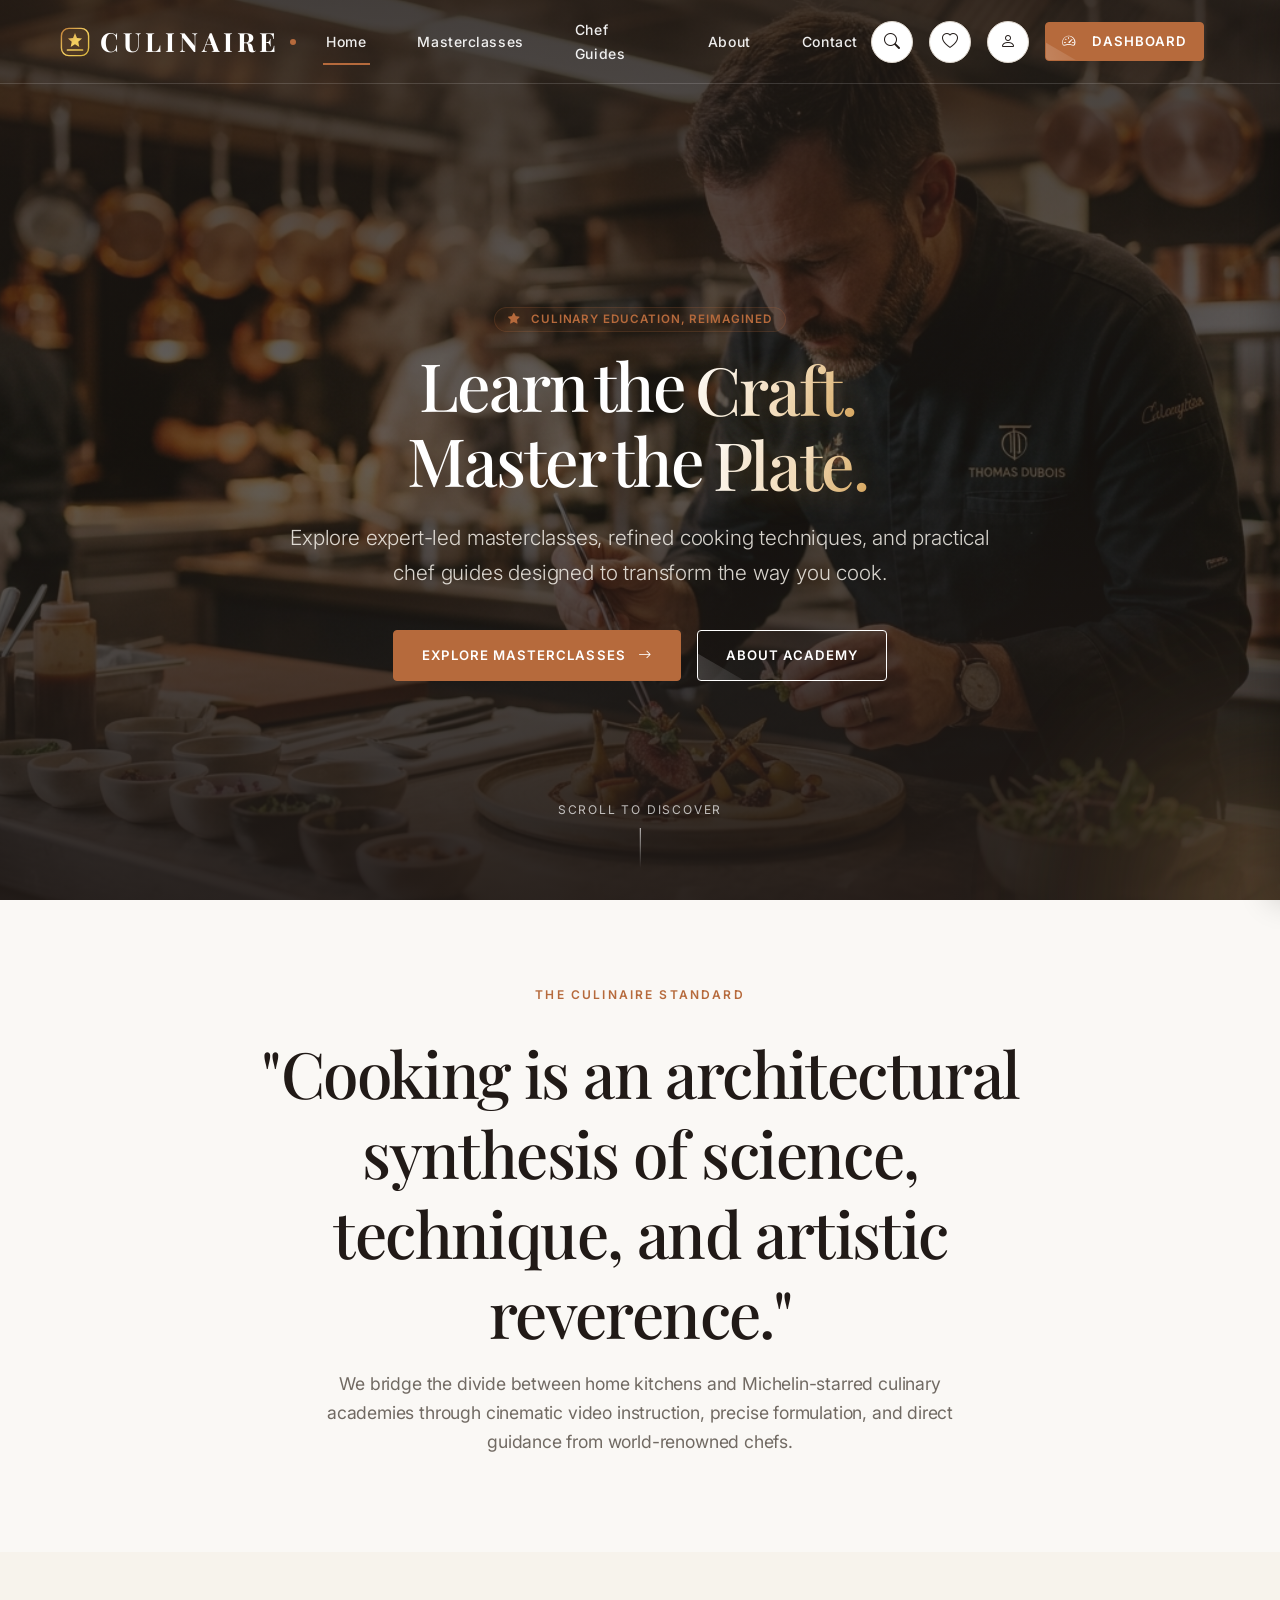
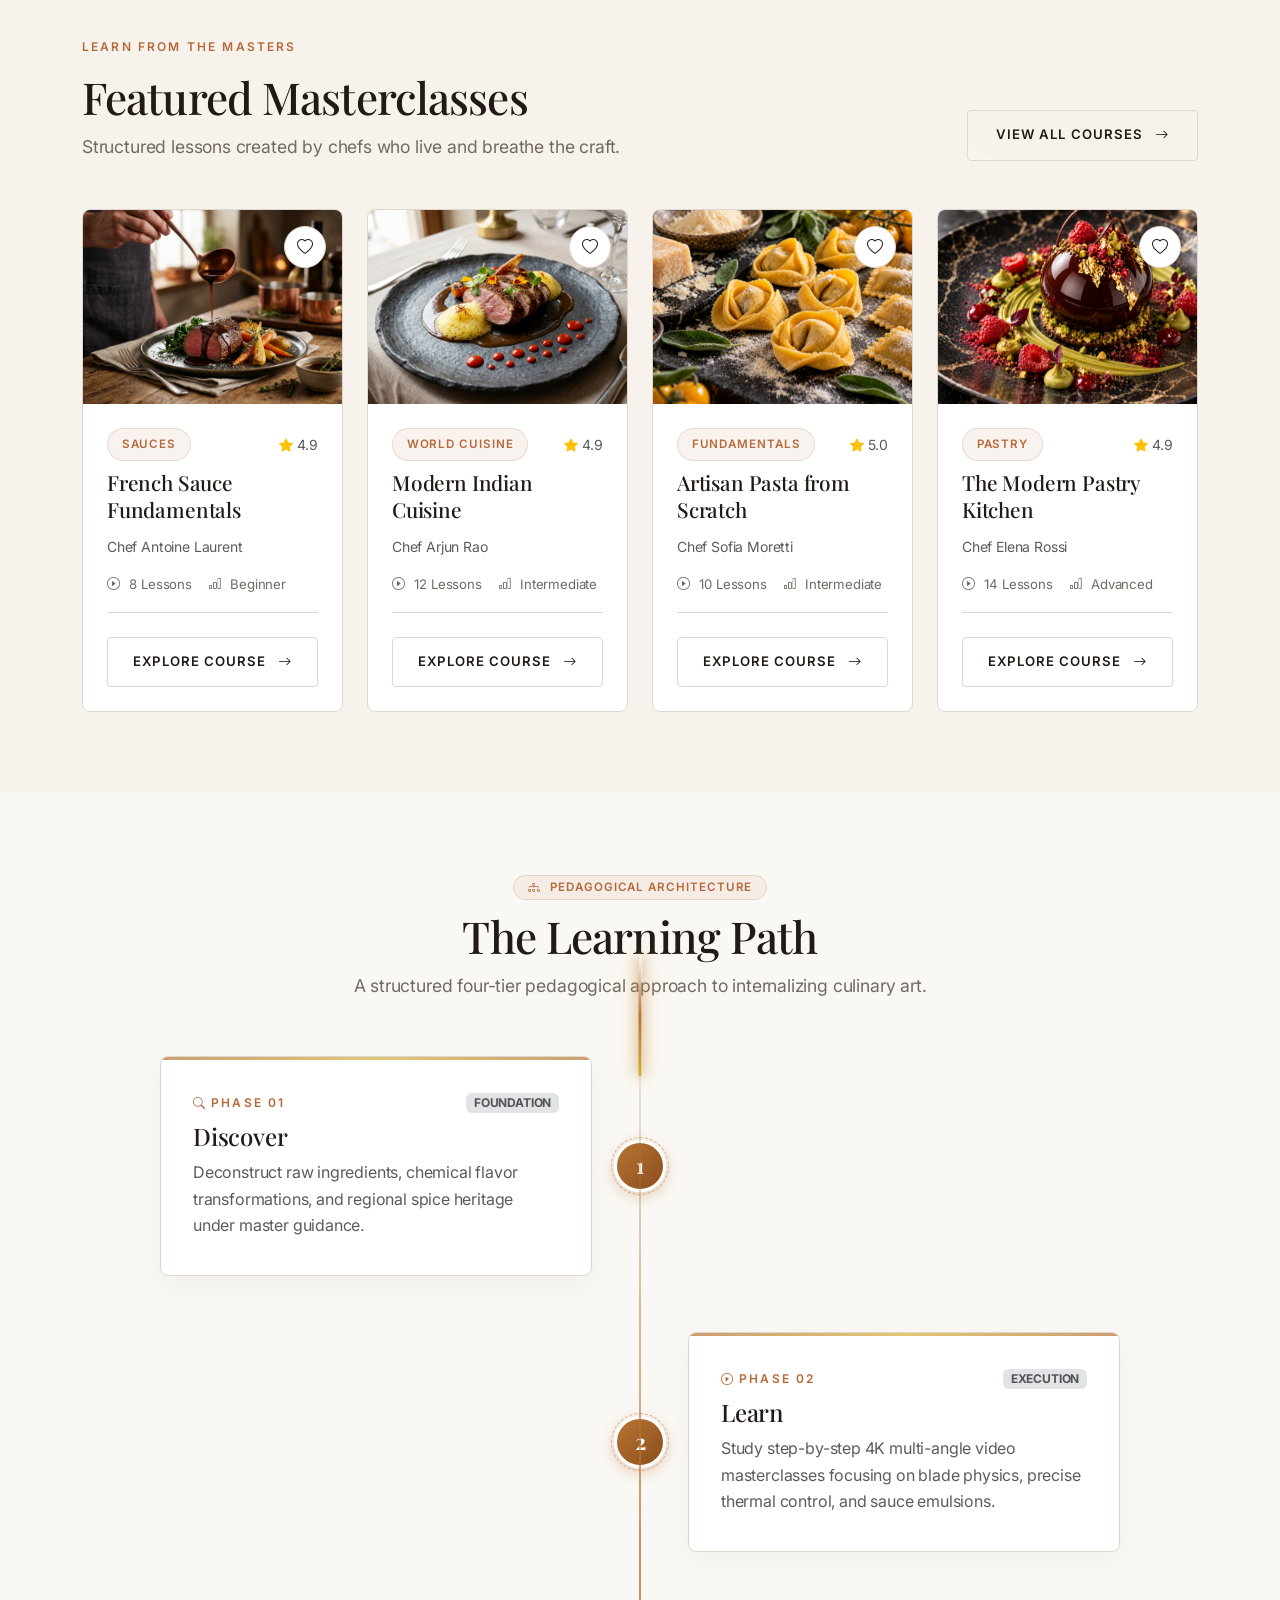
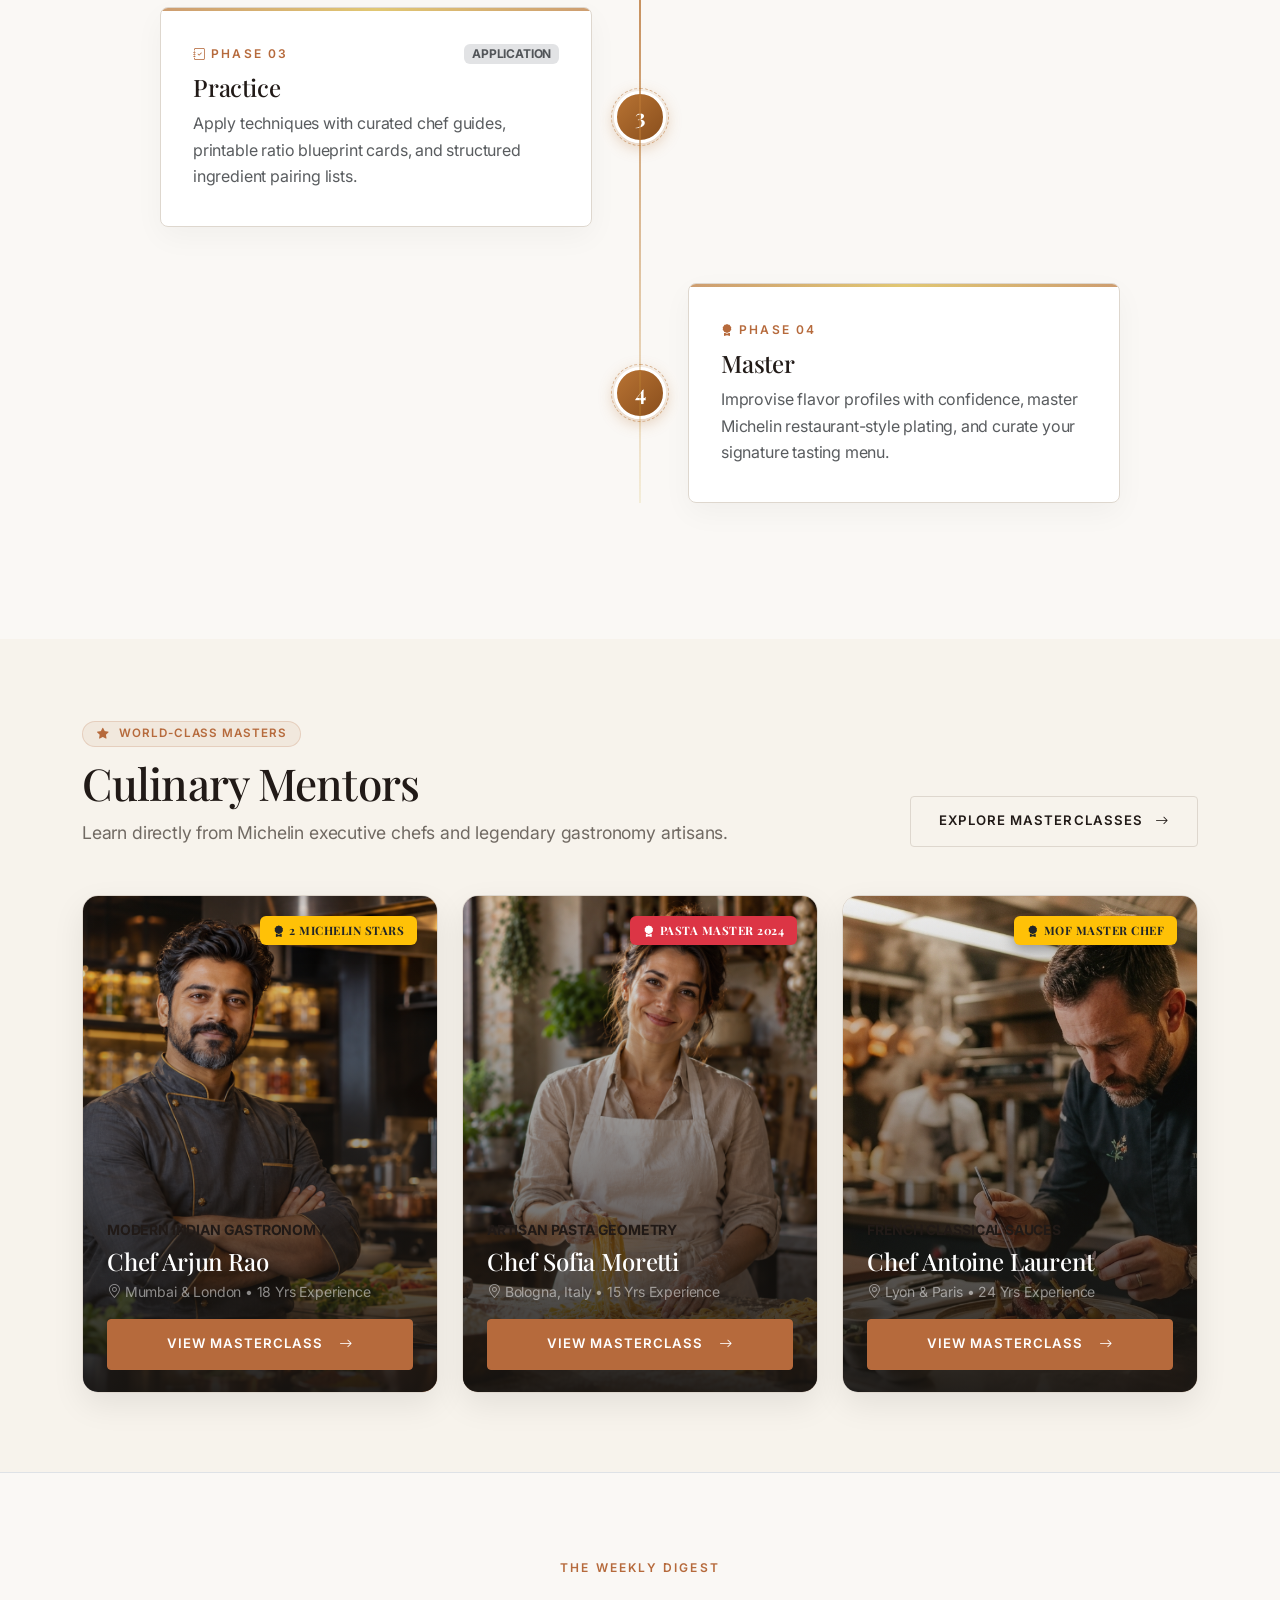
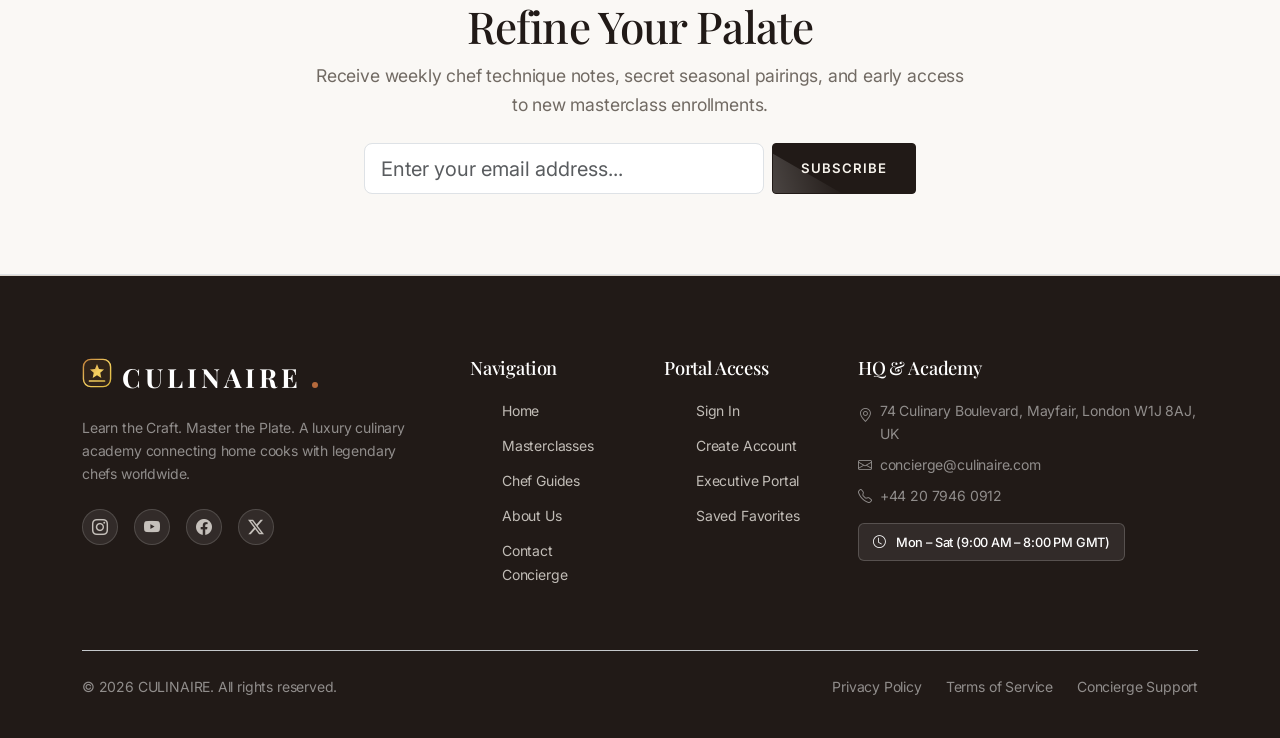
<file: index.html>
<!DOCTYPE html>
<html lang="en" data-theme="light">
<head>
  <meta charset="UTF-8">
  <meta name="viewport" content="width=device-width, initial-scale=1.0">
  <title>CULINAIRE — Culinary Masterclasses & Chef Guides</title>
  <meta name="description" content="Learn the Craft. Master the Plate. Premium culinary masterclasses, chef-led guides, and signature recipes for culinary enthusiasts.">
  <!-- Favicon -->
  <link rel="icon" type="image/svg+xml" href="assets/images/favicon.svg">

  <!-- Bootstrap 5 CSS -->
  <link href="https://cdn.jsdelivr.net/npm/bootstrap@5.3.2/dist/css/bootstrap.min.css" rel="stylesheet">
  <!-- Bootstrap Icons -->
  <link href="https://cdn.jsdelivr.net/npm/bootstrap-icons@1.11.1/font/bootstrap-icons.css" rel="stylesheet">
  <!-- Custom Design System CSS -->
  <link rel="stylesheet" href="assets/css/style.css">
</head>
<body>

  <!-- GLOBAL NAVBAR -->
  <nav class="culinaire-navbar navbar-transparent px-3 px-lg-5">
    <div class="container-fluid d-flex align-items-center justify-content-between">
      <!-- Left: Brand Logo -->
      <a href="index.html" class="brand-logo me-xl-3">
        <span class="brand-logo-icon">
          <svg width="30" height="30" viewBox="0 0 32 32" fill="none" xmlns="http://www.w3.org/2000/svg">
            <rect x="1.5" y="1.5" width="29" height="29" rx="8" stroke="url(#brandLogoGoldGradNav)" stroke-width="1.5" fill="rgba(184, 115, 51, 0.1)"/>
            <path d="M16 6.5L18.1 11.6L23.5 12.2L19.5 15.8L20.6 21.2L16 18.5L11.4 21.2L12.5 15.8L8.5 12.2L13.9 11.6L16 6.5Z" fill="url(#brandLogoGoldGradNav)"/>
            <path d="M8 24.5H24" stroke="url(#brandLogoGoldGradNav)" stroke-width="1.8" stroke-linecap="round"/>
            <defs>
              <linearGradient id="brandLogoGoldGradNav" x1="0" y1="0" x2="32" y2="32" gradientUnits="userSpaceOnUse">
                <stop stop-color="#B87333"/>
                <stop offset="0.5" stop-color="#F5D061"/>
                <stop offset="1" stop-color="#D4AF37"/>
              </linearGradient>
            </defs>
          </svg>
        </span>
        <span class="brand-logo-text">CULINAIRE</span>
        <span class="brand-accent-dot"></span>
      </a>

      <!-- Center: Desktop Links (5 Clean Pages) -->
      <div class="d-none d-xl-flex align-items-center gap-2 gap-xl-4">
        <a href="index.html" class="nav-link-custom active">Home</a>
        <a href="masterclasses.html" class="nav-link-custom">Masterclasses</a>
        <a href="recipes.html" class="nav-link-custom">Chef Guides</a>
        <a href="about.html" class="nav-link-custom">About</a>
        <a href="contact.html" class="nav-link-custom">Contact</a>
      </div>

      <!-- Right: Action Buttons (Desktop icons/CTA on XL+; Hamburger on 1024px & mobile) -->
      <div class="d-flex align-items-center gap-2 gap-sm-3">
        <button class="btn-icon search-trigger-btn d-none d-xl-inline-flex" aria-label="Search">
          <i class="bi bi-search"></i>
        </button>
        <button class="btn-icon favorites-trigger-btn d-none d-xl-inline-flex" aria-label="Favorites">
          <i class="bi bi-heart"></i>
        </button>
        <button class="btn-icon auth-trigger-btn d-none d-xl-inline-flex" aria-label="Sign In / Account">
          <i class="bi bi-person"></i>
        </button>
        <a href="dashboard.html" class="btn-culinaire btn-culinaire-accent py-2 px-3 text-uppercase d-none d-xl-inline-flex">
          <i class="bi bi-speedometer2 me-1"></i> DASHBOARD
        </a>
        <div class="auth-nav-slot d-none d-xl-inline-block">
          <!-- Dynamic Auth via main.js -->
        </div>
        <button class="hamburger-btn d-xl-none" aria-label="Toggle Navigation">
          <span class="hamburger-line"></span>
          <span class="hamburger-line"></span>
          <span class="hamburger-line"></span>
        </button>
      </div>
    </div>
  </nav>

  <!-- MOBILE SLIDER DRAWER -->
  <div class="mobile-nav-backdrop"></div>
  <div class="mobile-nav-panel">
    <div class="mobile-nav-header">
      <span class="brand-logo fs-4">CULINAIRE <span class="brand-accent-dot"></span></span>
      <button class="btn-close mobile-nav-close" aria-label="Close"></button>
    </div>

    <!-- Quick Actions Bar inside Hamburger Drawer (Search, Favorites, Account) -->
    <div class="mobile-nav-quick-actions">
      <button class="mobile-nav-action-btn search-trigger-btn" aria-label="Search">
        <i class="bi bi-search"></i>
        <span>Search</span>
      </button>
      <button class="mobile-nav-action-btn favorites-trigger-btn" aria-label="Favorites">
        <i class="bi bi-heart"></i>
        <span>Favorites</span>
      </button>
      <button class="mobile-nav-action-btn auth-trigger-btn" aria-label="Sign In / Account">
        <i class="bi bi-person"></i>
        <span>Account</span>
      </button>
    </div>

    <!-- Main Navigation Links -->
    <ul class="mobile-nav-links">
      <li><a href="index.html" class="mobile-nav-link fw-bold">Home <i class="bi bi-arrow-right"></i></a></li>
      <li><a href="masterclasses.html" class="mobile-nav-link">Masterclasses <i class="bi bi-arrow-right"></i></a></li>
      <li><a href="recipes.html" class="mobile-nav-link">Chef Guides <i class="bi bi-arrow-right"></i></a></li>
      <li><a href="about.html" class="mobile-nav-link">About <i class="bi bi-arrow-right"></i></a></li>
      <li><a href="contact.html" class="mobile-nav-link">Contact <i class="bi bi-arrow-right"></i></a></li>
    </ul>

    <!-- Bottom CTA inside Drawer -->
    <div class="mt-auto pt-4 border-top">
      <a href="dashboard.html" class="btn-culinaire btn-culinaire-accent w-100 py-3 text-uppercase text-center d-flex align-items-center justify-content-center gap-2 font-heading tracking-wider">
        <i class="bi bi-speedometer2"></i> DASHBOARD PORTAL
      </a>
    </div>
  </div>



  <!-- SECTION 1 — CINEMATIC HERO -->
  <section class="hero-editorial">
    <img src="assets/images/hero_chef.jpg" alt="Executive Chef in Modern Kitchen" class="hero-bg-media">
    <div class="hero-gradient-overlay"></div>
    <div class="hero-torch-glow" id="heroTorchGlow"></div>

    <div class="container hero-content-wrapper">
      <div class="hero-anim-overline">
        <span class="badge badge-editorial mb-3 tracking-widest"><i class="bi bi-star-fill me-1 text-accent"></i> CULINARY EDUCATION, REIMAGINED</span>
      </div>

      <h1 class="hero-title hero-kinetic-title">
        <span class="hero-line hero-line-1">
          <span class="hero-static-word">Learn</span>
          <span class="hero-static-word">the</span>
          <span class="hero-rotator-box">
            <span class="hero-rotator-word active" data-index="0">Craft.</span>
            <span class="hero-rotator-word" data-index="1">Science.</span>
            <span class="hero-rotator-word" data-index="2">Flavors.</span>
            <span class="hero-rotator-word" data-index="3">Heritage.</span>
            <span class="hero-rotator-word" data-index="4">Technique.</span>
          </span>
        </span>
        <br>
        <span class="hero-line hero-line-2">
          <span class="hero-static-word">Master</span>
          <span class="hero-static-word">the</span>
          <span class="hero-rotator-box-2">
            <span class="hero-rotator-word-2 active" data-index="0">Plate.</span>
            <span class="hero-rotator-word-2" data-index="1">Kitchen.</span>
            <span class="hero-rotator-word-2" data-index="2">Cuisine.</span>
            <span class="hero-rotator-word-2" data-index="3">Art.</span>
            <span class="hero-rotator-word-2" data-index="4">Taste.</span>
          </span>
        </span>
      </h1>

      <p class="hero-lead-text hero-anim-lead">
        Explore expert-led masterclasses, refined cooking techniques, and practical chef guides designed to transform the way you cook.
      </p>

      <div class="hero-cta-group gap-3 hero-anim-cta">
        <a href="masterclasses.html" class="btn-culinaire btn-culinaire-accent hero-magnetic-btn">
          EXPLORE MASTERCLASSES <i class="bi bi-arrow-right btn-arrow"></i>
        </a>
        <a href="about.html" class="btn-culinaire btn-culinaire-outline text-white border-white hero-magnetic-btn">
          ABOUT ACADEMY
        </a>
      </div>
    </div>

    <div class="scroll-indicator">
      <span>SCROLL TO DISCOVER</span>
      <div class="scroll-line"></div>
    </div>
  </section>

  <!-- SECTION 2 — BRAND STATEMENT / PHILOSOPHY -->
  <section class="section-padding bg-surface text-center">
    <div class="container">
      <div class="row justify-content-center">
        <div class="col-lg-9">
          <span class="text-overline">The CULINAIRE Standard</span>
          <h2 class="heading-editorial my-3">"Cooking is an architectural synthesis of science, technique, and artistic reverence."</h2>
          <p class="subtitle-editorial mx-auto">
            We bridge the divide between home kitchens and Michelin-starred culinary academies through cinematic video instruction, precise formulation, and direct guidance from world-renowned chefs.
          </p>
        </div>
      </div>
    </div>
  </section>

  <!-- SECTION 3 — FEATURED MASTERCLASSES -->
  <section class="section-padding">
    <div class="container">
      <div class="d-flex flex-column flex-md-row justify-content-between align-items-md-end mb-5">
        <div>
          <span class="text-overline">Learn From the Masters</span>
          <h2 class="heading-section">Featured Masterclasses</h2>
          <p class="subtitle-editorial mb-0">Structured lessons created by chefs who live and breathe the craft.</p>
        </div>
        <a href="masterclasses.html" class="btn-culinaire btn-culinaire-outline mt-3 mt-md-0">
          VIEW ALL COURSES <i class="bi bi-arrow-right"></i>
        </a>
      </div>

      <div class="row g-4">
        <!-- Card 1: French Sauce Fundamentals -->
        <div class="col-md-6 col-lg-3">
          <div class="card-culinaire card-hover-tilt">
            <div class="card-img-wrapper">
              <img src="assets/images/masterclass_sauces.jpg" alt="French Sauce Fundamentals" loading="lazy">
              <button class="btn-icon fav-toggle-btn position-absolute top-0 end-0 m-3" data-type="masterclass" data-id="mc-french-sauces">
                <i class="bi bi-heart"></i>
              </button>
            </div>
            <div class="card-body-custom">
              <div class="d-flex justify-content-between align-items-center mb-2">
                <span class="badge-editorial">Sauces</span>
                <span class="text-muted small"><i class="bi bi-star-fill text-warning me-1"></i>4.9</span>
              </div>
              <h3 class="card-title-custom"><a href="masterclass-detail.html?id=mc-french-sauces">French Sauce Fundamentals</a></h3>
              <p class="text-muted small mb-3">Chef Antoine Laurent</p>
              <div class="card-meta-list">
                <span class="card-meta-item"><i class="bi bi-play-circle me-1"></i>8 Lessons</span>
                <span class="card-meta-item"><i class="bi bi-bar-chart me-1"></i>Beginner</span>
              </div>
              <div class="card-footer-custom">
                <a href="masterclass-detail.html?id=mc-french-sauces" class="btn-culinaire btn-culinaire-outline btn-sm w-100">
                  EXPLORE COURSE <i class="bi bi-arrow-right"></i>
                </a>
              </div>
            </div>
          </div>
        </div>

        <!-- Card 2: Modern Indian Cuisine -->
        <div class="col-md-6 col-lg-3">
          <div class="card-culinaire card-hover-tilt">
            <div class="card-img-wrapper">
              <img src="assets/images/masterclass_indian.jpg" alt="Modern Indian Cuisine" loading="lazy">
              <button class="btn-icon fav-toggle-btn position-absolute top-0 end-0 m-3" data-type="masterclass" data-id="mc-modern-indian">
                <i class="bi bi-heart"></i>
              </button>
            </div>
            <div class="card-body-custom">
              <div class="d-flex justify-content-between align-items-center mb-2">
                <span class="badge-editorial">World Cuisine</span>
                <span class="text-muted small"><i class="bi bi-star-fill text-warning me-1"></i>4.9</span>
              </div>
              <h3 class="card-title-custom"><a href="masterclass-detail.html?id=mc-modern-indian">Modern Indian Cuisine</a></h3>
              <p class="text-muted small mb-3">Chef Arjun Rao</p>
              <div class="card-meta-list">
                <span class="card-meta-item"><i class="bi bi-play-circle me-1"></i>12 Lessons</span>
                <span class="card-meta-item"><i class="bi bi-bar-chart me-1"></i>Intermediate</span>
              </div>
              <div class="card-footer-custom">
                <a href="masterclass-detail.html?id=mc-modern-indian" class="btn-culinaire btn-culinaire-outline btn-sm w-100">
                  EXPLORE COURSE <i class="bi bi-arrow-right"></i>
                </a>
              </div>
            </div>
          </div>
        </div>

        <!-- Card 3: Artisan Pasta -->
        <div class="col-md-6 col-lg-3">
          <div class="card-culinaire card-hover-tilt">
            <div class="card-img-wrapper">
              <img src="assets/images/masterclass_pasta.jpg" alt="Artisan Pasta" loading="lazy">
              <button class="btn-icon fav-toggle-btn position-absolute top-0 end-0 m-3" data-type="masterclass" data-id="mc-artisan-pasta">
                <i class="bi bi-heart"></i>
              </button>
            </div>
            <div class="card-body-custom">
              <div class="d-flex justify-content-between align-items-center mb-2">
                <span class="badge-editorial">Fundamentals</span>
                <span class="text-muted small"><i class="bi bi-star-fill text-warning me-1"></i>5.0</span>
              </div>
              <h3 class="card-title-custom"><a href="masterclass-detail.html?id=mc-artisan-pasta">Artisan Pasta from Scratch</a></h3>
              <p class="text-muted small mb-3">Chef Sofia Moretti</p>
              <div class="card-meta-list">
                <span class="card-meta-item"><i class="bi bi-play-circle me-1"></i>10 Lessons</span>
                <span class="card-meta-item"><i class="bi bi-bar-chart me-1"></i>Intermediate</span>
              </div>
              <div class="card-footer-custom">
                <a href="masterclass-detail.html?id=mc-artisan-pasta" class="btn-culinaire btn-culinaire-outline btn-sm w-100">
                  EXPLORE COURSE <i class="bi bi-arrow-right"></i>
                </a>
              </div>
            </div>
          </div>
        </div>

        <!-- Card 4: Modern Pastry Kitchen -->
        <div class="col-md-6 col-lg-3">
          <div class="card-culinaire card-hover-tilt">
            <div class="card-img-wrapper">
              <img src="assets/images/masterclass_pastry.jpg" alt="Modern Pastry Kitchen" loading="lazy">
              <button class="btn-icon fav-toggle-btn position-absolute top-0 end-0 m-3" data-type="masterclass" data-id="mc-modern-pastry">
                <i class="bi bi-heart"></i>
              </button>
            </div>
            <div class="card-body-custom">
              <div class="d-flex justify-content-between align-items-center mb-2">
                <span class="badge-editorial">Pastry</span>
                <span class="text-muted small"><i class="bi bi-star-fill text-warning me-1"></i>4.9</span>
              </div>
              <h3 class="card-title-custom"><a href="masterclass-detail.html?id=mc-modern-pastry">The Modern Pastry Kitchen</a></h3>
              <p class="text-muted small mb-3">Chef Elena Rossi</p>
              <div class="card-meta-list">
                <span class="card-meta-item"><i class="bi bi-play-circle me-1"></i>14 Lessons</span>
                <span class="card-meta-item"><i class="bi bi-bar-chart me-1"></i>Advanced</span>
              </div>
              <div class="card-footer-custom">
                <a href="masterclass-detail.html?id=mc-modern-pastry" class="btn-culinaire btn-culinaire-outline btn-sm w-100">
                  EXPLORE COURSE <i class="bi bi-arrow-right"></i>
                </a>
              </div>
            </div>
          </div>
        </div>
      </div>
    </div>
  </section>

  <!-- SECTION 4 — METHODOLOGY TIMELINE -->
  <section class="section-padding bg-surface position-relative overflow-hidden">
    <div class="container position-relative z-1">
      <div class="text-center max-w-700 mx-auto mb-5">
        <span class="badge badge-editorial mb-2"><i class="bi bi-diagram-3 me-1"></i>PEDAGOGICAL ARCHITECTURE</span>
        <h2 class="heading-section">The Learning Path</h2>
        <p class="subtitle-editorial mx-auto">A structured four-tier pedagogical approach to internalizing culinary art.</p>
      </div>

      <div class="timeline-editorial">
        <!-- Phase 1 -->
        <div class="timeline-item">
          <div class="timeline-number">
            <span>1</span>
            <span class="timeline-number-ring"></span>
          </div>
          <div class="timeline-content">
            <div class="d-flex align-items-center justify-content-between mb-2">
              <span class="text-overline text-accent mb-0"><i class="bi bi-search me-1"></i>Phase 01</span>
              <span class="badge bg-secondary-subtle text-muted small">FOUNDATION</span>
            </div>
            <h4 class="font-heading fs-4 text-main mb-2">Discover</h4>
            <p class="text-muted mb-0">Deconstruct raw ingredients, chemical flavor transformations, and regional spice heritage under master guidance.</p>
          </div>
        </div>

        <!-- Phase 2 -->
        <div class="timeline-item">
          <div class="timeline-number">
            <span>2</span>
            <span class="timeline-number-ring"></span>
          </div>
          <div class="timeline-content">
            <div class="d-flex align-items-center justify-content-between mb-2">
              <span class="text-overline text-accent mb-0"><i class="bi bi-play-circle me-1"></i>Phase 02</span>
              <span class="badge bg-secondary-subtle text-muted small">EXECUTION</span>
            </div>
            <h4 class="font-heading fs-4 text-main mb-2">Learn</h4>
            <p class="text-muted mb-0">Study step-by-step 4K multi-angle video masterclasses focusing on blade physics, precise thermal control, and sauce emulsions.</p>
          </div>
        </div>

        <!-- Phase 3 -->
        <div class="timeline-item">
          <div class="timeline-number">
            <span>3</span>
            <span class="timeline-number-ring"></span>
          </div>
          <div class="timeline-content">
            <div class="d-flex align-items-center justify-content-between mb-2">
              <span class="text-overline text-accent mb-0"><i class="bi bi-journal-check me-1"></i>Phase 03</span>
              <span class="badge bg-secondary-subtle text-muted small">APPLICATION</span>
            </div>
            <h4 class="font-heading fs-4 text-main mb-2">Practice</h4>
            <p class="text-muted mb-0">Apply techniques with curated chef guides, printable ratio blueprint cards, and structured ingredient pairing lists.</p>
          </div>
        </div>

        <!-- Phase 4 -->
        <div class="timeline-item">
          <div class="timeline-number">
            <span>4</span>
            <span class="timeline-number-ring"></span>
          </div>
          <div class="timeline-content">
            <div class="d-flex align-items-center justify-content-between mb-2">
              <span class="text-overline text-accent mb-0"><i class="bi bi-award-fill me-1"></i>Phase 04</span>
              <span class="badge bg-accent text-white small">MASTERY</span>
            </div>
            <h4 class="font-heading fs-4 text-main mb-2">Master</h4>
            <p class="text-muted mb-0">Improvise flavor profiles with confidence, master Michelin restaurant-style plating, and curate your signature tasting menu.</p>
          </div>
        </div>
      </div>
    </div>
  </section>

  <!-- SECTION 5 — CHEFS SPOTLIGHT -->
  <section class="section-padding">
    <div class="container">
      <div class="d-flex flex-column flex-md-row justify-content-between align-items-md-end mb-5">
        <div>
          <span class="badge badge-editorial mb-2"><i class="bi bi-star-fill me-1"></i>WORLD-CLASS MASTERS</span>
          <h2 class="heading-section">Culinary Mentors</h2>
          <p class="subtitle-editorial mb-0">Learn directly from Michelin executive chefs and legendary gastronomy artisans.</p>
        </div>
        <a href="masterclasses.html" class="btn-culinaire btn-culinaire-outline mt-3 mt-md-0">
          EXPLORE MASTERCLASSES <i class="bi bi-arrow-right"></i>
        </a>
      </div>

      <div class="row g-4 justify-content-center">
        <!-- Chef 1 -->
        <div class="col-md-6 col-lg-4">
          <div class="chef-card-luxury">
            <div class="chef-avatar-wrapper">
              <img src="assets/images/chef_arjun.jpg" alt="Chef Arjun Rao">
              <div class="chef-badge-overlay">
                <span class="badge bg-warning text-dark font-heading fw-bold"><i class="bi bi-award-fill me-1"></i>2 MICHELIN STARS</span>
              </div>
              <div class="chef-info-overlay">
                <span class="text-accent text-uppercase tracking-wider small fw-bold mb-1 d-block">Modern Indian Gastronomy</span>
                <h3 class="font-heading text-white fs-4 mb-1">Chef Arjun Rao</h3>
                <p class="text-white-50 small mb-3"><i class="bi bi-geo-alt me-1 text-accent"></i>Mumbai & London &bull; 18 Yrs Experience</p>
                <a href="masterclass-detail.html?id=mc-modern-indian" class="btn-culinaire btn-culinaire-accent btn-sm w-100 py-2.5 text-uppercase">
                  VIEW MASTERCLASS <i class="bi bi-arrow-right ms-1"></i>
                </a>
              </div>
            </div>
          </div>
        </div>

        <!-- Chef 2 -->
        <div class="col-md-6 col-lg-4">
          <div class="chef-card-luxury">
            <div class="chef-avatar-wrapper">
              <img src="assets/images/chef_sofia.jpg" alt="Chef Sofia Moretti">
              <div class="chef-badge-overlay">
                <span class="badge bg-danger text-white font-heading fw-bold"><i class="bi bi-award-fill me-1"></i>PASTA MASTER 2024</span>
              </div>
              <div class="chef-info-overlay">
                <span class="text-accent text-uppercase tracking-wider small fw-bold mb-1 d-block">Artisan Pasta Geometry</span>
                <h3 class="font-heading text-white fs-4 mb-1">Chef Sofia Moretti</h3>
                <p class="text-white-50 small mb-3"><i class="bi bi-geo-alt me-1 text-accent"></i>Bologna, Italy &bull; 15 Yrs Experience</p>
                <a href="masterclass-detail.html?id=mc-artisan-pasta" class="btn-culinaire btn-culinaire-accent btn-sm w-100 py-2.5 text-uppercase">
                  VIEW MASTERCLASS <i class="bi bi-arrow-right ms-1"></i>
                </a>
              </div>
            </div>
          </div>
        </div>

        <!-- Chef 3 -->
        <div class="col-md-6 col-lg-4">
          <div class="chef-card-luxury">
            <div class="chef-avatar-wrapper">
              <img src="assets/images/hero_chef.jpg" alt="Chef Antoine Laurent">
              <div class="chef-badge-overlay">
                <span class="badge bg-warning text-dark font-heading fw-bold"><i class="bi bi-award-fill me-1"></i>MOF MASTER CHEF</span>
              </div>
              <div class="chef-info-overlay">
                <span class="text-accent text-uppercase tracking-wider small fw-bold mb-1 d-block">French Classical Sauces</span>
                <h3 class="font-heading text-white fs-4 mb-1">Chef Antoine Laurent</h3>
                <p class="text-white-50 small mb-3"><i class="bi bi-geo-alt me-1 text-accent"></i>Lyon & Paris &bull; 24 Yrs Experience</p>
                <a href="masterclass-detail.html?id=mc-french-sauces" class="btn-culinaire btn-culinaire-accent btn-sm w-100 py-2.5 text-uppercase">
                  VIEW MASTERCLASS <i class="bi bi-arrow-right ms-1"></i>
                </a>
              </div>
            </div>
          </div>
        </div>
      </div>
    </div>
  </section>

  <!-- SECTION 6 — NEWSLETTER CALLOUT -->
  <section class="section-padding bg-surface border-top border-bottom">
    <div class="container text-center max-w-700 mx-auto">
      <span class="text-overline">The Weekly Digest</span>
      <h2 class="heading-section my-2">Refine Your Palate</h2>
      <p class="subtitle-editorial mx-auto mb-4">
        Receive weekly chef technique notes, secret seasonal pairings, and early access to new masterclass enrollments.
      </p>
      <form class="d-flex flex-column flex-sm-row gap-2 justify-content-center" onsubmit="event.preventDefault(); showToast('Subscribed to CULINAIRE Digest!', 'success'); this.reset();">
        <input type="email" class="form-control form-control-lg bg-card-bg border-border text-main" placeholder="Enter your email address..." required style="max-width: 400px;">
        <button type="submit" class="btn-culinaire btn-culinaire-primary">SUBSCRIBE</button>
      </form>
    </div>
  </section>

  <!-- GLOBAL FOOTER -->
  <footer class="footer-editorial">
    <div class="container">
      <div class="row g-4 g-lg-5 mb-5 align-items-start">
        <!-- Col 1: Brand & Bio -->
        <div class="col-lg-4">
          <a href="index.html" class="brand-logo text-white mb-3 d-inline-block">
            CULINAIRE <span class="brand-accent-dot"></span>
          </a>
          <p class="text-white-50 small pe-lg-3 mb-4">
            Learn the Craft. Master the Plate. A luxury culinary academy connecting home cooks with legendary chefs worldwide.
          </p>
          <div class="d-flex gap-3 text-white-50">
            <a href="#" class="footer-social-link"><i class="bi bi-instagram"></i></a>
            <a href="#" class="footer-social-link"><i class="bi bi-youtube"></i></a>
            <a href="#" class="footer-social-link"><i class="bi bi-facebook"></i></a>
            <a href="#" class="footer-social-link"><i class="bi bi-twitter-x"></i></a>
          </div>
        </div>

        <!-- Col 2: Navigation -->
        <div class="col-6 col-lg-2">
          <h5 class="footer-title">Navigation</h5>
          <ul class="footer-links-list">
            <li><a href="index.html">Home</a></li>
            <li><a href="masterclasses.html">Masterclasses</a></li>
            <li><a href="recipes.html">Chef Guides</a></li>
            <li><a href="about.html">About Us</a></li>
            <li><a href="contact.html">Contact Concierge</a></li>
          </ul>
        </div>

        <!-- Col 3: Portal Access -->
        <div class="col-6 col-lg-2">
          <h5 class="footer-title">Portal Access</h5>
          <ul class="footer-links-list">
            <li><a href="#" class="auth-trigger-btn">Sign In</a></li>
            <li><a href="#" class="auth-trigger-btn">Create Account</a></li>
            <li><a href="#" class="open-dashboard-btn">Executive Portal</a></li>
            <li><a href="#" class="open-favorites-modal">Saved Favorites</a></li>
          </ul>
        </div>

        <!-- Col 4: HQ & Academy -->
        <div class="col-lg-4">
          <h5 class="footer-title">HQ & Academy</h5>
          <ul class="footer-contact-list list-unstyled small text-white-50 mb-0">
            <li class="mb-2 d-flex align-items-start">
              <i class="bi bi-geo-alt text-accent me-2 mt-1"></i>
              <span>74 Culinary Boulevard, Mayfair, London W1J 8AJ, UK</span>
            </li>
            <li class="mb-2 d-flex align-items-center">
              <i class="bi bi-envelope text-accent me-2"></i>
              <a href="mailto:concierge@culinaire.com" class="text-white-50 text-decoration-none">concierge@culinaire.com</a>
            </li>
            <li class="mb-3 d-flex align-items-center">
              <i class="bi bi-telephone text-accent me-2"></i>
              <span>+44 20 7946 0912</span>
            </li>
          </ul>
          <span class="footer-hours-badge">
            <i class="bi bi-clock me-1 text-accent"></i> Mon – Sat (9:00 AM – 8:00 PM GMT)
          </span>
        </div>
      </div>

      <!-- Bottom Bar -->
      <div class="pt-4 border-top border-secondary-subtle d-flex flex-column flex-sm-row justify-content-between align-items-center gap-3">
        <p class="small text-white-50 mb-0">© 2026 CULINAIRE. All rights reserved.</p>
        <div class="d-flex gap-4 small text-white-50">
          <a href="about.html" class="text-white-50 text-decoration-none">Privacy Policy</a>
          <a href="about.html" class="text-white-50 text-decoration-none">Terms of Service</a>
          <a href="contact.html" class="text-white-50 text-decoration-none">Concierge Support</a>
        </div>
      </div>
    </div>
  </footer>

  <!-- Bootstrap 5 JS Bundle -->
  <script src="https://cdn.jsdelivr.net/npm/bootstrap@5.3.2/dist/js/bootstrap.bundle.min.js"></script>
  <!-- Application JS -->
  <script src="assets/js/main.js"></script>
</body>
</html>
</file>
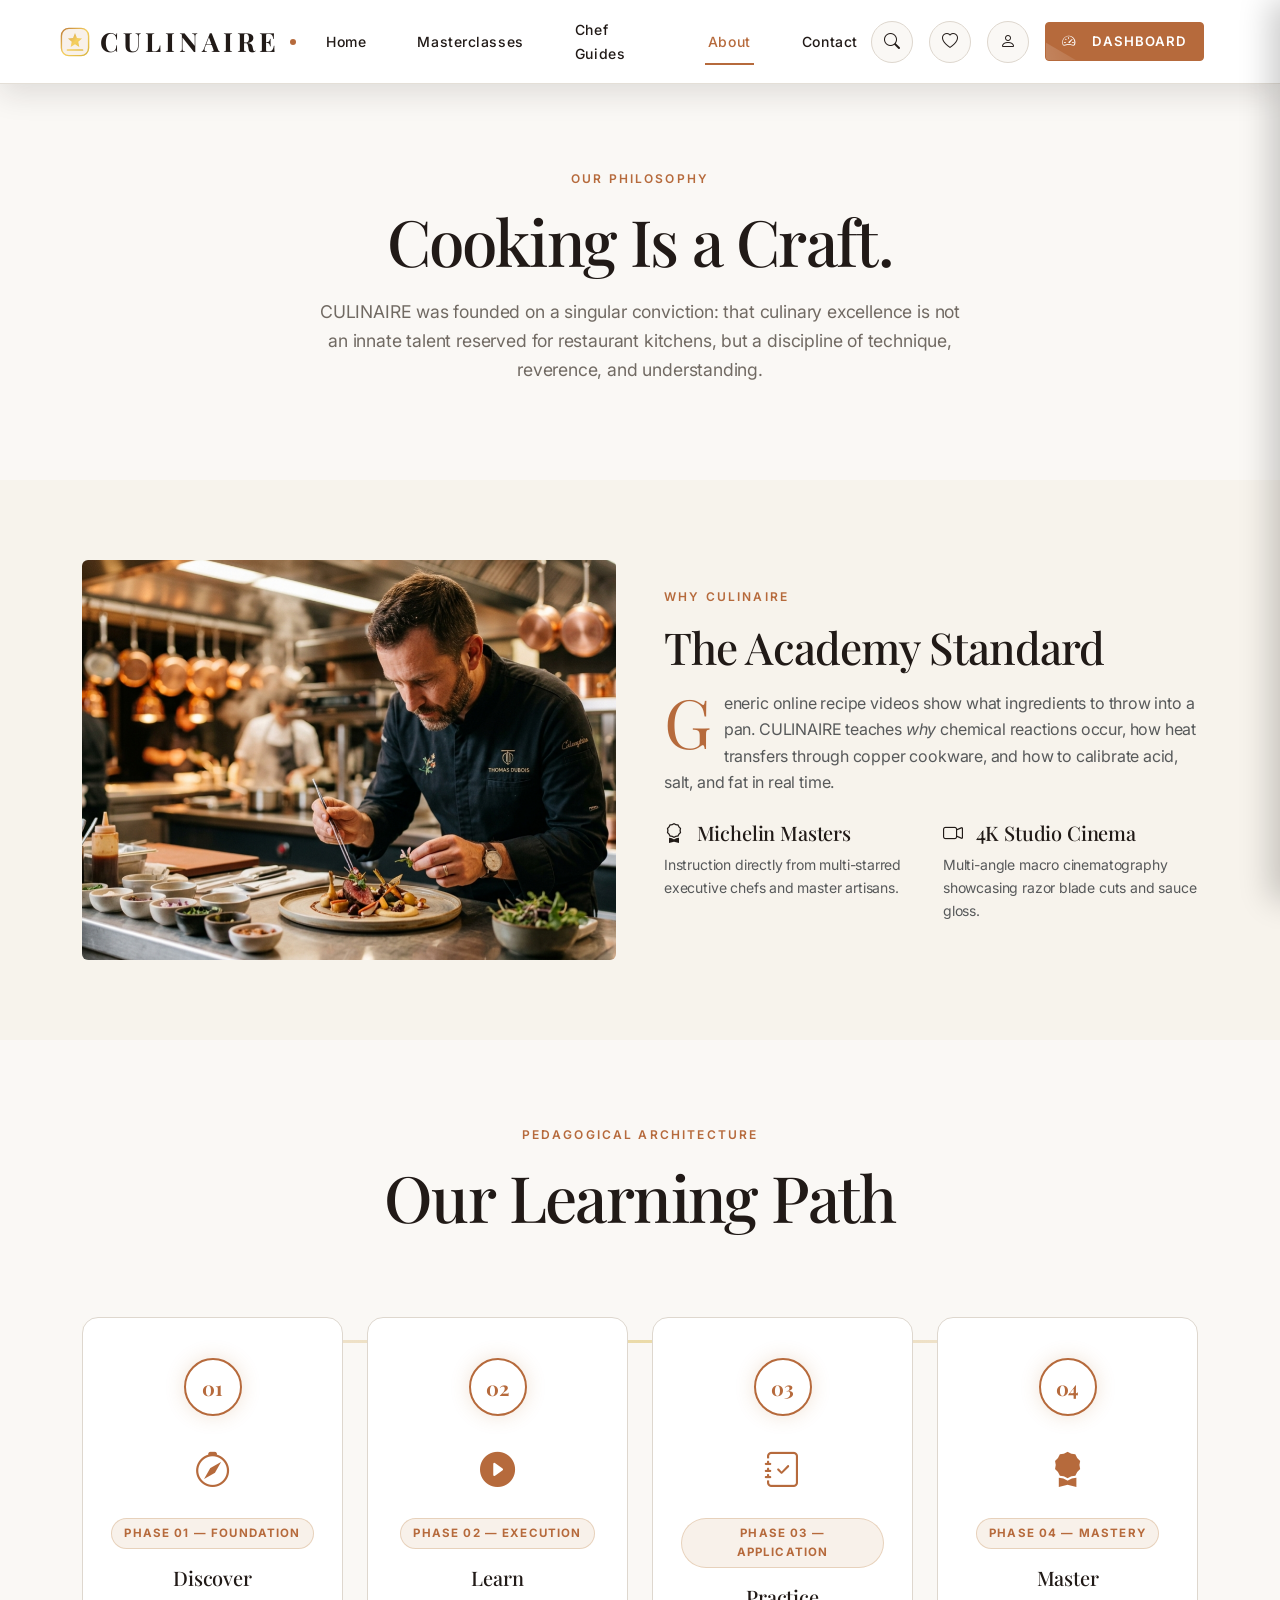
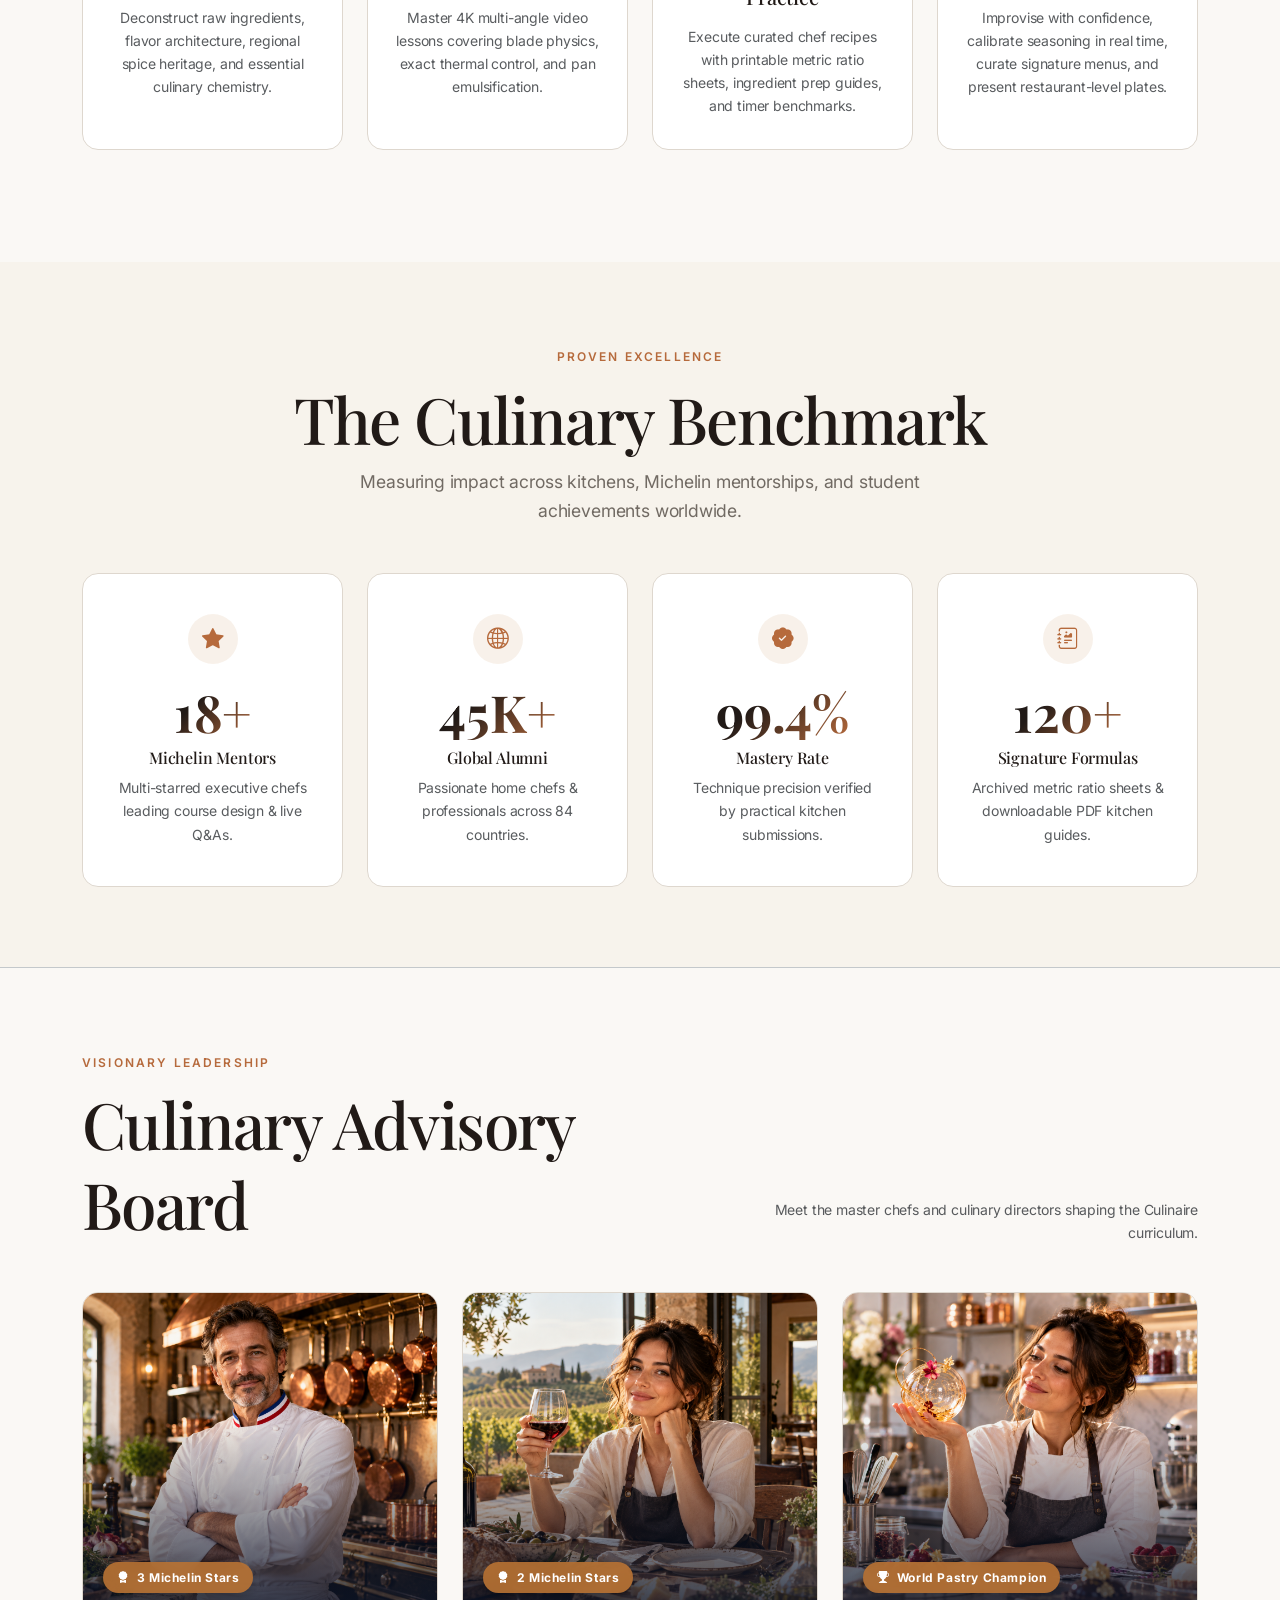
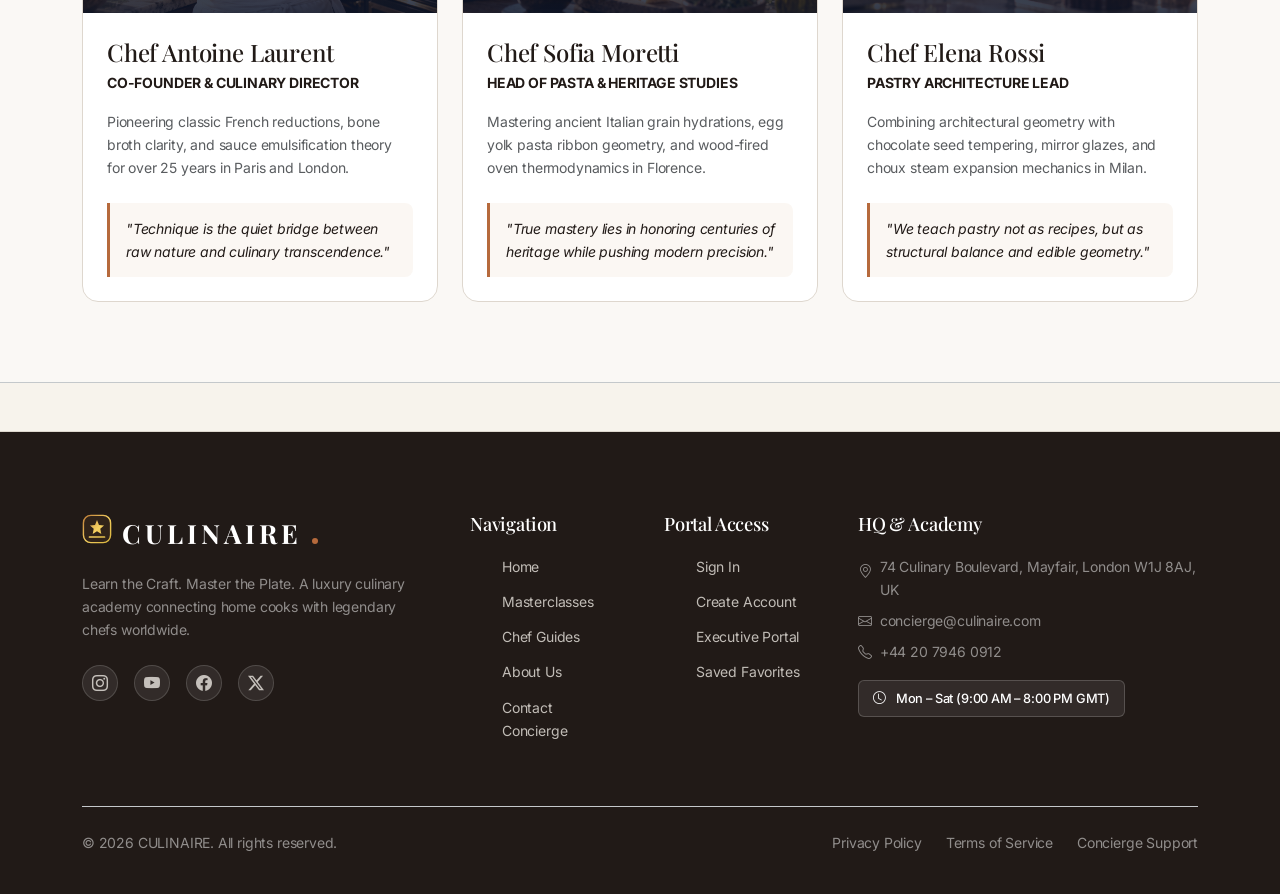
<file: about.html>
<!DOCTYPE html>
<html lang="en" data-theme="light">
<head>
  <meta charset="UTF-8">
  <meta name="viewport" content="width=device-width, initial-scale=1.0">
  <title>About Us — CULINAIRE</title>
  <meta name="description" content="Discover the philosophy, culinary approach, and mission behind CULINAIRE Academy.">
  <link rel="icon" type="image/svg+xml" href="assets/images/favicon.svg">

  <link href="https://cdn.jsdelivr.net/npm/bootstrap@5.3.2/dist/css/bootstrap.min.css" rel="stylesheet">
  <link href="https://cdn.jsdelivr.net/npm/bootstrap-icons@1.11.1/font/bootstrap-icons.css" rel="stylesheet">
  <link rel="stylesheet" href="assets/css/style.css">
</head>
<body class="has-navbar-internal">

  <!-- NAVBAR -->
  <nav class="culinaire-navbar navbar-internal px-3 px-lg-5">
    <div class="container-fluid d-flex align-items-center justify-content-between">
      <a href="index.html" class="brand-logo me-xl-3">
        <span class="brand-logo-text">CULINAIRE</span>
        <span class="brand-accent-dot"></span>
      </a>

      <div class="d-none d-xl-flex align-items-center gap-2 gap-xl-4">
        <a href="index.html" class="nav-link-custom">Home</a>
        <a href="masterclasses.html" class="nav-link-custom">Masterclasses</a>
        <a href="recipes.html" class="nav-link-custom">Chef Guides</a>
        <a href="about.html" class="nav-link-custom active">About</a>
        <a href="contact.html" class="nav-link-custom">Contact</a>
      </div>

      <div class="d-flex align-items-center gap-2 gap-sm-3">
        <button class="btn-icon search-trigger-btn d-none d-xl-inline-flex" aria-label="Search"><i class="bi bi-search"></i></button>
        <button class="btn-icon favorites-trigger-btn d-none d-xl-inline-flex" aria-label="Favorites"><i class="bi bi-heart"></i></button>
        <button class="btn-icon auth-trigger-btn d-none d-xl-inline-flex" aria-label="Sign In / Account"><i class="bi bi-person"></i></button>
        <a href="dashboard.html" class="btn-culinaire btn-culinaire-accent py-2 px-3 text-uppercase d-none d-xl-inline-flex">
          <i class="bi bi-speedometer2 me-1"></i> DASHBOARD
        </a>
        <div class="auth-nav-slot d-none d-xl-inline-block"></div>
        <button class="hamburger-btn d-xl-none" aria-label="Toggle Navigation"><span class="hamburger-line"></span><span class="hamburger-line"></span><span class="hamburger-line"></span></button>
      </div>
    </div>
  </nav>

  <!-- MOBILE NAVIGATION DRAWER -->
  <div class="mobile-nav-backdrop"></div>
  <div class="mobile-nav-panel">
    <div class="mobile-nav-header">
      <span class="brand-logo fs-4">CULINAIRE <span class="brand-accent-dot"></span></span>
      <button class="btn-close mobile-nav-close" aria-label="Close"></button>
    </div>

    <!-- Quick Actions Bar inside Hamburger Drawer -->
    <div class="mobile-nav-quick-actions">
      <button class="mobile-nav-action-btn search-trigger-btn" aria-label="Search">
        <i class="bi bi-search"></i>
        <span>Search</span>
      </button>
      <button class="mobile-nav-action-btn favorites-trigger-btn" aria-label="Favorites">
        <i class="bi bi-heart"></i>
        <span>Favorites</span>
      </button>
      <button class="mobile-nav-action-btn auth-trigger-btn" aria-label="Sign In / Account">
        <i class="bi bi-person"></i>
        <span>Account</span>
      </button>
    </div>

    <ul class="mobile-nav-links">
      <li><a href="index.html" class="mobile-nav-link">Home <i class="bi bi-arrow-right"></i></a></li>
      <li><a href="masterclasses.html" class="mobile-nav-link">Masterclasses <i class="bi bi-arrow-right"></i></a></li>
      <li><a href="recipes.html" class="mobile-nav-link">Chef Guides <i class="bi bi-arrow-right"></i></a></li>
      <li><a href="about.html" class="mobile-nav-link fw-bold">About <i class="bi bi-arrow-right"></i></a></li>
      <li><a href="contact.html" class="mobile-nav-link">Contact <i class="bi bi-arrow-right"></i></a></li>
    </ul>

    <!-- Bottom CTA inside Drawer -->
    <div class="mt-auto pt-4 border-top">
      <a href="dashboard.html" class="btn-culinaire btn-culinaire-accent w-100 py-3 text-uppercase text-center d-flex align-items-center justify-content-center gap-2 font-heading tracking-wider">
        <i class="bi bi-speedometer2"></i> DASHBOARD PORTAL
      </a>
    </div>
  </div>

  <!-- BRAND HERO -->
  <section class="section-padding bg-surface text-center">
    <div class="container max-w-800 mx-auto">
      <span class="text-overline">Our Philosophy</span>
      <h1 class="heading-editorial mb-3">Cooking Is a Craft.</h1>
      <p class="subtitle-editorial mx-auto">
        CULINAIRE was founded on a singular conviction: that culinary excellence is not an innate talent reserved for restaurant kitchens, but a discipline of technique, reverence, and understanding.
      </p>
    </div>
  </section>

  <!-- CORE PILLARS -->
  <section class="section-padding">
    <div class="container">
      <div class="row g-5 align-items-center">
        <div class="col-lg-6">
          <div class="card-img-wrapper rounded shadow-hover overflow-hidden" style="aspect-ratio: 4/3;">
            <img src="assets/images/hero_chef.jpg" alt="Chef preparing dish" class="w-100 h-100 object-fit-cover">
          </div>
        </div>
        <div class="col-lg-6">
          <span class="text-overline">Why CULINAIRE</span>
          <h2 class="heading-section mb-3">The Academy Standard</h2>
          <p class="drop-cap text-muted mb-4">
            Generic online recipe videos show what ingredients to throw into a pan. CULINAIRE teaches <em>why</em> chemical reactions occur, how heat transfers through copper cookware, and how to calibrate acid, salt, and fat in real time.
          </p>

          <div class="row g-4">
            <div class="col-sm-6">
              <h5 class="font-heading mb-2"><i class="bi bi-award text-accent me-2"></i> Michelin Masters</h5>
              <p class="text-muted small">Instruction directly from multi-starred executive chefs and master artisans.</p>
            </div>
            <div class="col-sm-6">
              <h5 class="font-heading mb-2"><i class="bi bi-camera-video text-accent me-2"></i> 4K Studio Cinema</h5>
              <p class="text-muted small">Multi-angle macro cinematography showcasing razor blade cuts and sauce gloss.</p>
            </div>
          </div>
        </div>
      </div>
    </div>
  </section>

  <!-- METHODOLOGY TIMELINE — LUXURY ANIMATED -->
  <section class="section-padding bg-surface position-relative overflow-hidden">
    <div class="container position-relative z-1 text-center">
      <span class="text-overline">Pedagogical Architecture</span>
      <h2 class="heading-editorial mb-5">Our Learning Path</h2>

      <div class="learning-path-wrapper">
        <div class="learning-path-connector d-none d-lg-block">
          <div class="learning-path-beam"></div>
        </div>

        <div class="row g-4 position-relative z-2">
          <!-- Step 1 -->
          <div class="col-md-6 col-lg-3">
            <div class="path-card-luxury revealed">
              <div class="path-step-badge">01</div>
              <div class="path-icon-glow">
                <i class="bi bi-compass"></i>
              </div>
              <span class="path-phase-pill">Phase 01 — Foundation</span>
              <h4 class="h5 font-heading mb-3">Discover</h4>
              <p class="text-muted small mb-0">Deconstruct raw ingredients, flavor architecture, regional spice heritage, and essential culinary chemistry.</p>
            </div>
          </div>

          <!-- Step 2 -->
          <div class="col-md-6 col-lg-3">
            <div class="path-card-luxury revealed">
              <div class="path-step-badge">02</div>
              <div class="path-icon-glow">
                <i class="bi bi-play-circle-fill"></i>
              </div>
              <span class="path-phase-pill">Phase 02 — Execution</span>
              <h4 class="h5 font-heading mb-3">Learn</h4>
              <p class="text-muted small mb-0">Master 4K multi-angle video lessons covering blade physics, exact thermal control, and pan emulsification.</p>
            </div>
          </div>

          <!-- Step 3 -->
          <div class="col-md-6 col-lg-3">
            <div class="path-card-luxury revealed">
              <div class="path-step-badge">03</div>
              <div class="path-icon-glow">
                <i class="bi bi-journal-check"></i>
              </div>
              <span class="path-phase-pill">Phase 03 — Application</span>
              <h4 class="h5 font-heading mb-3">Practice</h4>
              <p class="text-muted small mb-0">Execute curated chef recipes with printable metric ratio sheets, ingredient prep guides, and timer benchmarks.</p>
            </div>
          </div>

          <!-- Step 4 -->
          <div class="col-md-6 col-lg-3">
            <div class="path-card-luxury revealed">
              <div class="path-step-badge">04</div>
              <div class="path-icon-glow">
                <i class="bi bi-award-fill"></i>
              </div>
              <span class="path-phase-pill">Phase 04 — Mastery</span>
              <h4 class="h5 font-heading mb-3">Master</h4>
              <p class="text-muted small mb-0">Improvise with confidence, calibrate seasoning in real time, curate signature menus, and present restaurant-level plates.</p>
            </div>
          </div>
        </div>
      </div>
    </div>
  </section>

  <!-- NEW SECTION 1: GLOBAL BENCHMARK STAT METRICS -->
  <section class="section-padding">
    <div class="container">
      <div class="text-center mb-5">
        <span class="text-overline">Proven Excellence</span>
        <h2 class="heading-editorial">The Culinary Benchmark</h2>
        <p class="subtitle-editorial mx-auto">Measuring impact across kitchens, Michelin mentorships, and student achievements worldwide.</p>
      </div>

      <div class="row g-4">
        <!-- Stat 1 -->
        <div class="col-12 col-md-6 col-lg-3">
          <div class="about-stat-card-luxury card-hover-tilt revealed">
            <div class="about-stat-icon-circle">
              <i class="bi bi-star-fill"></i>
            </div>
            <div class="about-stat-number">18+</div>
            <h4 class="h6 font-heading mb-2">Michelin Mentors</h4>
            <p class="text-muted small mb-0">Multi-starred executive chefs leading course design & live Q&As.</p>
          </div>
        </div>

        <!-- Stat 2 -->
        <div class="col-12 col-md-6 col-lg-3">
          <div class="about-stat-card-luxury card-hover-tilt revealed">
            <div class="about-stat-icon-circle">
              <i class="bi bi-globe2"></i>
            </div>
            <div class="about-stat-number">45K+</div>
            <h4 class="h6 font-heading mb-2">Global Alumni</h4>
            <p class="text-muted small mb-0">Passionate home chefs & professionals across 84 countries.</p>
          </div>
        </div>

        <!-- Stat 3 -->
        <div class="col-12 col-md-6 col-lg-3">
          <div class="about-stat-card-luxury card-hover-tilt revealed">
            <div class="about-stat-icon-circle">
              <i class="bi bi-patch-check-fill"></i>
            </div>
            <div class="about-stat-number">99.4%</div>
            <h4 class="h6 font-heading mb-2">Mastery Rate</h4>
            <p class="text-muted small mb-0">Technique precision verified by practical kitchen submissions.</p>
          </div>
        </div>

        <!-- Stat 4 -->
        <div class="col-12 col-md-6 col-lg-3">
          <div class="about-stat-card-luxury card-hover-tilt revealed">
            <div class="about-stat-icon-circle">
              <i class="bi bi-journal-richtext"></i>
            </div>
            <div class="about-stat-number">120+</div>
            <h4 class="h6 font-heading mb-2">Signature Formulas</h4>
            <p class="text-muted small mb-0">Archived metric ratio sheets & downloadable PDF kitchen guides.</p>
          </div>
        </div>
      </div>
    </div>
  </section>

  <!-- NEW SECTION 2: EXECUTIVE FOUNDERS & ACADEMY LEADERSHIP SPOTLIGHT -->
  <section class="section-padding bg-surface border-top border-bottom border-secondary-subtle mb-5">
    <div class="container">
      <div class="row align-items-end mb-5">
        <div class="col-lg-7 text-center text-lg-start mb-3 mb-lg-0">
          <span class="text-overline">Visionary Leadership</span>
          <h2 class="heading-editorial mb-0">Culinary Advisory Board</h2>
        </div>
        <div class="col-lg-5 text-center text-lg-end">
          <p class="text-muted small mb-0">Meet the master chefs and culinary directors shaping the Culinaire curriculum.</p>
        </div>
      </div>

      <div class="row g-4 justify-content-center">
        <!-- Founder 1 -->
        <div class="col-md-6 col-lg-4">
          <div class="founder-card-luxury card-hover-tilt revealed">
            <div class="founder-img-wrapper">
              <img src="assets/images/founder_antoine.jpg" alt="Chef Antoine Laurent" loading="lazy">
              <div class="founder-vignette"></div>
              <span class="founder-accolade-badge"><i class="bi bi-award-fill me-1"></i> 3 Michelin Stars</span>
            </div>
            <div class="card-body-custom d-flex flex-column flex-grow-1">
              <h3 class="h4 font-heading mb-1">Chef Antoine Laurent</h3>
              <p class="text-accent small fw-bold text-uppercase mb-3">Co-Founder & Culinary Director</p>
              <p class="text-muted small mb-4">
                Pioneering classic French reductions, bone broth clarity, and sauce emulsification theory for over 25 years in Paris and London.
              </p>
              <div class="founder-quote-box mt-auto">
                "Technique is the quiet bridge between raw nature and culinary transcendence."
              </div>
            </div>
          </div>
        </div>

        <!-- Founder 2 -->
        <div class="col-md-6 col-lg-4">
          <div class="founder-card-luxury card-hover-tilt revealed">
            <div class="founder-img-wrapper">
              <img src="assets/images/founder_sofia.jpg" alt="Chef Sofia Moretti" loading="lazy">
              <div class="founder-vignette"></div>
              <span class="founder-accolade-badge"><i class="bi bi-award-fill me-1"></i> 2 Michelin Stars</span>
            </div>
            <div class="card-body-custom d-flex flex-column flex-grow-1">
              <h3 class="h4 font-heading mb-1">Chef Sofia Moretti</h3>
              <p class="text-accent small fw-bold text-uppercase mb-3">Head of Pasta & Heritage Studies</p>
              <p class="text-muted small mb-4">
                Mastering ancient Italian grain hydrations, egg yolk pasta ribbon geometry, and wood-fired oven thermodynamics in Florence.
              </p>
              <div class="founder-quote-box mt-auto">
                "True mastery lies in honoring centuries of heritage while pushing modern precision."
              </div>
            </div>
          </div>
        </div>

        <!-- Founder 3 -->
        <div class="col-md-6 col-lg-4">
          <div class="founder-card-luxury card-hover-tilt revealed">
            <div class="founder-img-wrapper">
              <img src="assets/images/founder_elena.jpg" alt="Chef Elena Rossi" loading="lazy">
              <div class="founder-vignette"></div>
              <span class="founder-accolade-badge"><i class="bi bi-trophy-fill me-1"></i> World Pastry Champion</span>
            </div>
            <div class="card-body-custom d-flex flex-column flex-grow-1">
              <h3 class="h4 font-heading mb-1">Chef Elena Rossi</h3>
              <p class="text-accent small fw-bold text-uppercase mb-3">Pastry Architecture Lead</p>
              <p class="text-muted small mb-4">
                Combining architectural geometry with chocolate seed tempering, mirror glazes, and choux steam expansion mechanics in Milan.
              </p>
              <div class="founder-quote-box mt-auto">
                "We teach pastry not as recipes, but as structural balance and edible geometry."
              </div>
            </div>
          </div>
        </div>
      </div>
    </div>
  </section>

  <!-- GLOBAL FOOTER -->
  <footer class="footer-editorial">
    <div class="container">
      <div class="row g-4 g-lg-5 mb-5 align-items-start">
        <!-- Col 1: Brand & Bio -->
        <div class="col-lg-4">
          <a href="index.html" class="brand-logo text-white mb-3 d-inline-block">
            CULINAIRE <span class="brand-accent-dot"></span>
          </a>
          <p class="text-white-50 small pe-lg-3 mb-4">
            Learn the Craft. Master the Plate. A luxury culinary academy connecting home cooks with legendary chefs worldwide.
          </p>
          <div class="d-flex gap-3 text-white-50">
            <a href="#" class="footer-social-link"><i class="bi bi-instagram"></i></a>
            <a href="#" class="footer-social-link"><i class="bi bi-youtube"></i></a>
            <a href="#" class="footer-social-link"><i class="bi bi-facebook"></i></a>
            <a href="#" class="footer-social-link"><i class="bi bi-twitter-x"></i></a>
          </div>
        </div>

        <!-- Col 2: Navigation -->
        <div class="col-6 col-lg-2">
          <h5 class="footer-title">Navigation</h5>
          <ul class="footer-links-list">
            <li><a href="index.html">Home</a></li>
            <li><a href="masterclasses.html">Masterclasses</a></li>
            <li><a href="recipes.html">Chef Guides</a></li>
            <li><a href="about.html">About Us</a></li>
            <li><a href="contact.html">Contact Concierge</a></li>
          </ul>
        </div>

        <!-- Col 3: Portal Access -->
        <div class="col-6 col-lg-2">
          <h5 class="footer-title">Portal Access</h5>
          <ul class="footer-links-list">
            <li><a href="#" class="auth-trigger-btn">Sign In</a></li>
            <li><a href="#" class="auth-trigger-btn">Create Account</a></li>
            <li><a href="#" class="open-dashboard-btn">Executive Portal</a></li>
            <li><a href="#" class="open-favorites-modal">Saved Favorites</a></li>
          </ul>
        </div>

        <!-- Col 4: HQ & Academy -->
        <div class="col-lg-4">
          <h5 class="footer-title">HQ & Academy</h5>
          <ul class="footer-contact-list list-unstyled small text-white-50 mb-0">
            <li class="mb-2 d-flex align-items-start">
              <i class="bi bi-geo-alt text-accent me-2 mt-1"></i>
              <span>74 Culinary Boulevard, Mayfair, London W1J 8AJ, UK</span>
            </li>
            <li class="mb-2 d-flex align-items-center">
              <i class="bi bi-envelope text-accent me-2"></i>
              <a href="mailto:concierge@culinaire.com" class="text-white-50 text-decoration-none">concierge@culinaire.com</a>
            </li>
            <li class="mb-3 d-flex align-items-center">
              <i class="bi bi-telephone text-accent me-2"></i>
              <span>+44 20 7946 0912</span>
            </li>
          </ul>
          <span class="footer-hours-badge">
            <i class="bi bi-clock me-1 text-accent"></i> Mon – Sat (9:00 AM – 8:00 PM GMT)
          </span>
        </div>
      </div>

      <!-- Bottom Bar -->
      <div class="pt-4 border-top border-secondary-subtle d-flex flex-column flex-sm-row justify-content-between align-items-center gap-3">
        <p class="small text-white-50 mb-0">© 2026 CULINAIRE. All rights reserved.</p>
        <div class="d-flex gap-4 small text-white-50">
          <a href="about.html" class="text-white-50 text-decoration-none">Privacy Policy</a>
          <a href="about.html" class="text-white-50 text-decoration-none">Terms of Service</a>
          <a href="contact.html" class="text-white-50 text-decoration-none">Concierge Support</a>
        </div>
      </div>
    </div>
  </footer>

  <script src="https://cdn.jsdelivr.net/npm/bootstrap@5.3.2/dist/js/bootstrap.bundle.min.js"></script>
  <script src="assets/js/main.js"></script>
</body>
</html>
</file>
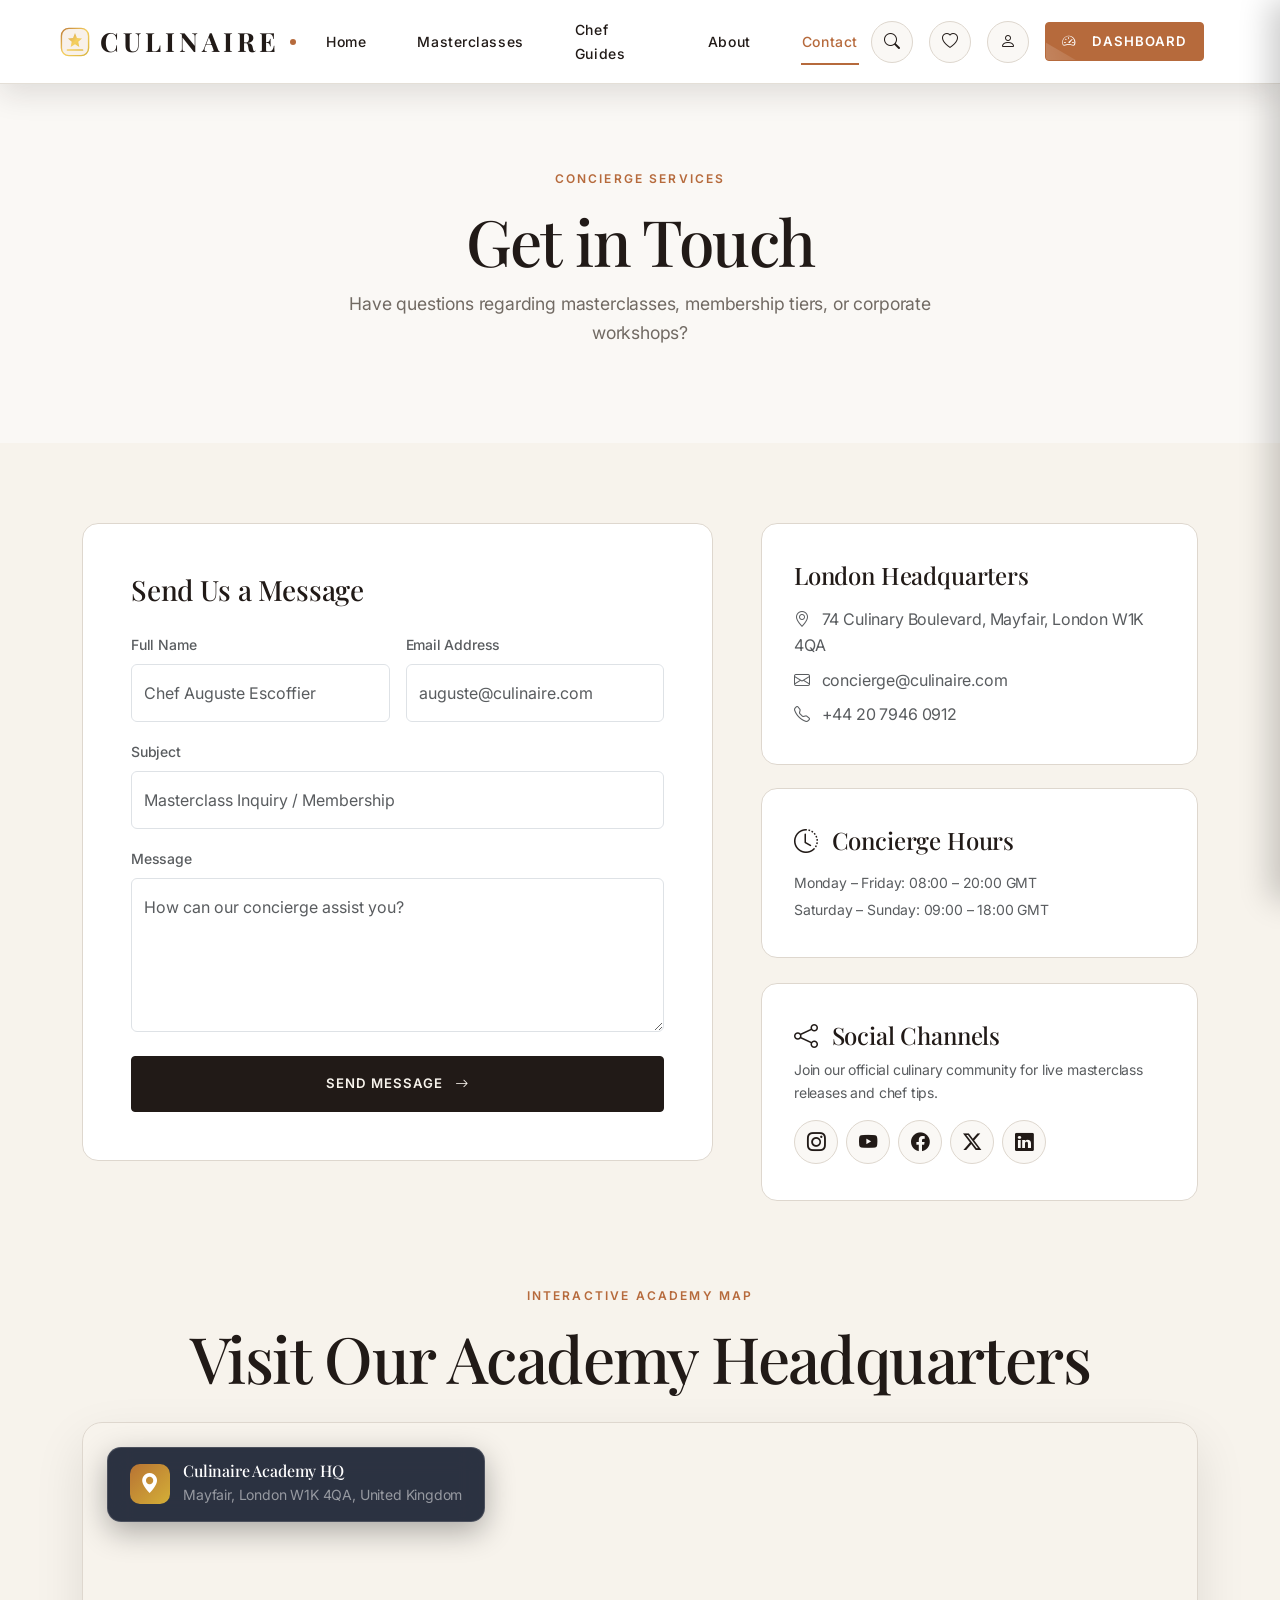
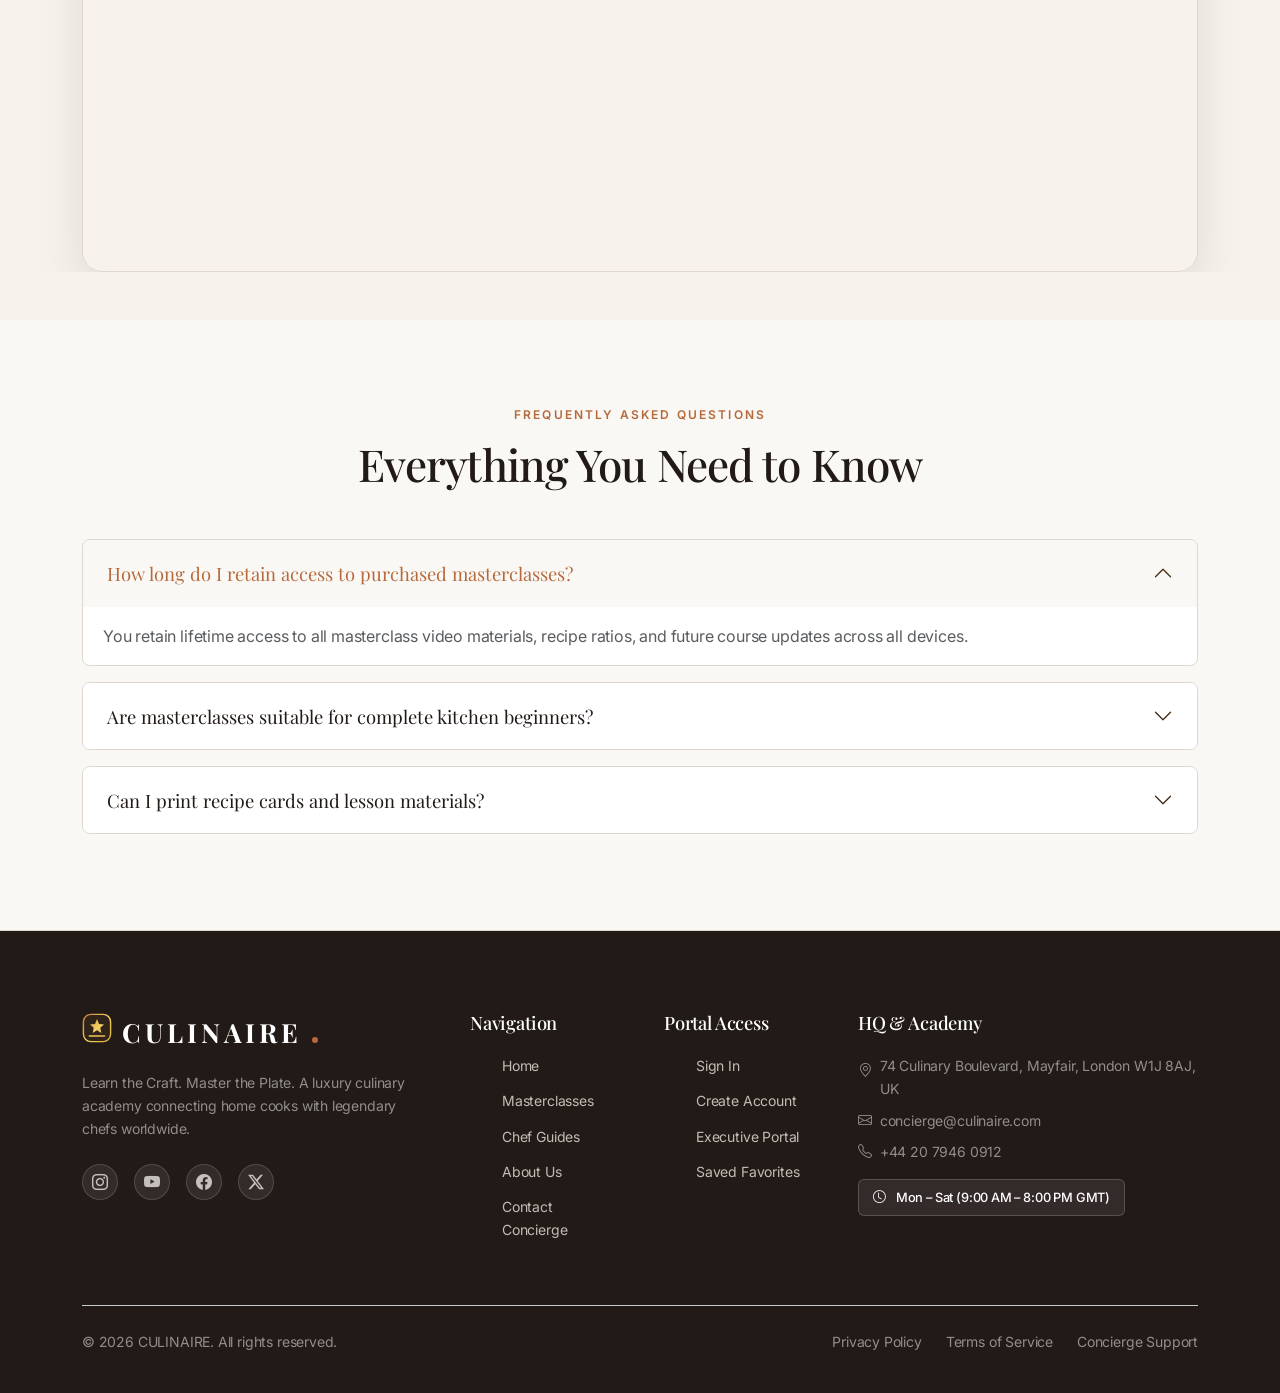
<file: contact.html>
<!DOCTYPE html>
<html lang="en" data-theme="light">
<head>
  <meta charset="UTF-8">
  <meta name="viewport" content="width=device-width, initial-scale=1.0">
  <title>Contact Us — CULINAIRE</title>
  <meta name="description" content="Get in touch with the CULINAIRE Academy concierge or explore our Frequently Asked Questions.">
  <link rel="icon" type="image/svg+xml" href="assets/images/favicon.svg">

  <link href="https://cdn.jsdelivr.net/npm/bootstrap@5.3.2/dist/css/bootstrap.min.css" rel="stylesheet">
  <link href="https://cdn.jsdelivr.net/npm/bootstrap-icons@1.11.1/font/bootstrap-icons.css" rel="stylesheet">
  <link rel="stylesheet" href="assets/css/style.css">
</head>
<body class="has-navbar-internal">

  <!-- NAVBAR -->
  <nav class="culinaire-navbar navbar-internal px-3 px-lg-5">
    <div class="container-fluid d-flex align-items-center justify-content-between">
      <a href="index.html" class="brand-logo me-xl-3">
        <span class="brand-logo-text">CULINAIRE</span>
        <span class="brand-accent-dot"></span>
      </a>

      <div class="d-none d-xl-flex align-items-center gap-2 gap-xl-4">
        <a href="index.html" class="nav-link-custom">Home</a>
        <a href="masterclasses.html" class="nav-link-custom">Masterclasses</a>
        <a href="recipes.html" class="nav-link-custom">Chef Guides</a>
        <a href="about.html" class="nav-link-custom">About</a>
        <a href="contact.html" class="nav-link-custom active">Contact</a>
      </div>

      <div class="d-flex align-items-center gap-2 gap-sm-3">
        <button class="btn-icon search-trigger-btn d-none d-xl-inline-flex" aria-label="Search"><i class="bi bi-search"></i></button>
        <button class="btn-icon favorites-trigger-btn d-none d-xl-inline-flex" aria-label="Favorites"><i class="bi bi-heart"></i></button>
        <button class="btn-icon auth-trigger-btn d-none d-xl-inline-flex" aria-label="Sign In / Account"><i class="bi bi-person"></i></button>
        <a href="dashboard.html" class="btn-culinaire btn-culinaire-accent py-2 px-3 text-uppercase d-none d-xl-inline-flex">
          <i class="bi bi-speedometer2 me-1"></i> DASHBOARD
        </a>
        <div class="auth-nav-slot d-none d-xl-inline-block"></div>
        <button class="hamburger-btn d-xl-none" aria-label="Toggle Navigation"><span class="hamburger-line"></span><span class="hamburger-line"></span><span class="hamburger-line"></span></button>
      </div>
    </div>
  </nav>

  <!-- MOBILE NAVIGATION DRAWER -->
  <div class="mobile-nav-backdrop"></div>
  <div class="mobile-nav-panel">
    <div class="mobile-nav-header">
      <span class="brand-logo fs-4">CULINAIRE <span class="brand-accent-dot"></span></span>
      <button class="btn-close mobile-nav-close" aria-label="Close"></button>
    </div>

    <!-- Quick Actions Bar inside Hamburger Drawer -->
    <div class="mobile-nav-quick-actions">
      <button class="mobile-nav-action-btn search-trigger-btn" aria-label="Search">
        <i class="bi bi-search"></i>
        <span>Search</span>
      </button>
      <button class="mobile-nav-action-btn favorites-trigger-btn" aria-label="Favorites">
        <i class="bi bi-heart"></i>
        <span>Favorites</span>
      </button>
      <button class="mobile-nav-action-btn auth-trigger-btn" aria-label="Sign In / Account">
        <i class="bi bi-person"></i>
        <span>Account</span>
      </button>
    </div>

    <ul class="mobile-nav-links">
      <li><a href="index.html" class="mobile-nav-link">Home <i class="bi bi-arrow-right"></i></a></li>
      <li><a href="masterclasses.html" class="mobile-nav-link">Masterclasses <i class="bi bi-arrow-right"></i></a></li>
      <li><a href="recipes.html" class="mobile-nav-link">Chef Guides <i class="bi bi-arrow-right"></i></a></li>
      <li><a href="about.html" class="mobile-nav-link">About <i class="bi bi-arrow-right"></i></a></li>
      <li><a href="contact.html" class="mobile-nav-link fw-bold">Contact <i class="bi bi-arrow-right"></i></a></li>
    </ul>

    <!-- Bottom CTA inside Drawer -->
    <div class="mt-auto pt-4 border-top">
      <a href="dashboard.html" class="btn-culinaire btn-culinaire-accent w-100 py-3 text-uppercase text-center d-flex align-items-center justify-content-center gap-2 font-heading tracking-wider">
        <i class="bi bi-speedometer2"></i> DASHBOARD PORTAL
      </a>
    </div>
  </div>

  <!-- HEADER -->
  <header class="section-padding bg-surface text-center">
    <div class="container">
      <span class="text-overline">Concierge Services</span>
      <h1 class="heading-editorial">Get in Touch</h1>
      <p class="subtitle-editorial mx-auto">Have questions regarding masterclasses, membership tiers, or corporate workshops?</p>
    </div>
  </header>

  <!-- CONTACT FORM & INFO -->
  <section class="section-padding">
    <div class="container">
      <div class="row g-5">
        <!-- Form Card -->
        <div class="col-lg-7">
          <div class="contact-card-luxury card-hover-tilt revealed shadow-subtle p-4 p-md-5">
            <h3 class="font-heading mb-4">Send Us a Message</h3>
            <form id="contact-form">
              <div class="row g-3">
                <div class="col-md-6">
                  <label class="form-label text-muted small fw-medium">Full Name</label>
                  <input type="text" class="form-control py-3" placeholder="Chef Auguste Escoffier" required>
                </div>
                <div class="col-md-6">
                  <label class="form-label text-muted small fw-medium">Email Address</label>
                  <input type="email" class="form-control py-3" placeholder="auguste@culinaire.com" required>
                </div>
                <div class="col-12">
                  <label class="form-label text-muted small fw-medium">Subject</label>
                  <input type="text" class="form-control py-3" placeholder="Masterclass Inquiry / Membership" required>
                </div>
                <div class="col-12">
                  <label class="form-label text-muted small fw-medium">Message</label>
                  <textarea class="form-control py-3" rows="5" placeholder="How can our concierge assist you?" required></textarea>
                </div>
                <div class="col-12 mt-4">
                  <button type="submit" class="btn-culinaire btn-culinaire-primary w-100 py-3">
                    SEND MESSAGE <i class="bi bi-arrow-right btn-arrow"></i>
                  </button>
                </div>
              </div>
            </form>
          </div>
        </div>

        <!-- Contact Info & Academy Details -->
        <div class="col-lg-5">
          <!-- Headquarters Card -->
          <div class="contact-card-luxury card-hover-tilt revealed mb-4">
            <h4 class="font-heading mb-3">London Headquarters</h4>
            <p class="text-muted mb-2"><i class="bi bi-geo-alt text-accent me-2"></i> 74 Culinary Boulevard, Mayfair, London W1K 4QA</p>
            <p class="text-muted mb-2"><i class="bi bi-envelope text-accent me-2"></i> concierge@culinaire.com</p>
            <p class="text-muted mb-0"><i class="bi bi-telephone text-accent me-2"></i> +44 20 7946 0912</p>
          </div>

          <!-- Concierge Hours Card -->
          <div class="contact-card-luxury card-hover-tilt revealed mb-4">
            <h4 class="font-heading mb-3"><i class="bi bi-clock-history text-accent me-2"></i> Concierge Hours</h4>
            <p class="text-muted small mb-1">Monday – Friday: 08:00 – 20:00 GMT</p>
            <p class="text-muted small mb-0">Saturday – Sunday: 09:00 – 18:00 GMT</p>
          </div>

          <!-- Social Channels Card Below Concierge Hours -->
          <div class="contact-card-luxury card-hover-tilt revealed">
            <h4 class="font-heading mb-2"><i class="bi bi-share text-accent me-2"></i> Social Channels</h4>
            <p class="text-muted small mb-3">Join our official culinary community for live masterclass releases and chef tips.</p>
            <div class="d-flex flex-wrap align-items-center gap-2">
              <a href="#" class="contact-social-btn" aria-label="Instagram" title="Instagram"><i class="bi bi-instagram"></i></a>
              <a href="#" class="contact-social-btn" aria-label="YouTube" title="YouTube"><i class="bi bi-youtube"></i></a>
              <a href="#" class="contact-social-btn" aria-label="Facebook" title="Facebook"><i class="bi bi-facebook"></i></a>
              <a href="#" class="contact-social-btn" aria-label="X (Twitter)" title="X"><i class="bi bi-twitter-x"></i></a>
              <a href="#" class="contact-social-btn" aria-label="LinkedIn" title="LinkedIn"><i class="bi bi-linkedin"></i></a>
            </div>
          </div>
        </div>
      </div>
    </div>
  </section>

  <!-- GOOGLE MAPS LOCATION SECTION -->
  <section class="section-padding py-0 mb-5 map-section-editorial">
    <div class="container">
      <div class="text-center mb-4">
        <span class="text-overline">Interactive Academy Map</span>
        <h2 class="heading-editorial">Visit Our Academy Headquarters</h2>
      </div>
      <div class="map-wrapper-editorial position-relative">
        <div class="map-floating-badge d-none d-sm-flex">
          <div class="map-badge-icon">
            <i class="bi bi-geo-alt-fill"></i>
          </div>
          <div>
            <h5 class="font-heading fs-6 text-white mb-0">Culinaire Academy HQ</h5>
            <span class="text-white-50 small">Mayfair, London W1K 4QA, United Kingdom</span>
          </div>
        </div>
        <iframe 
          src="https://www.google.com/maps/embed?pb=!1m18!1m12!1m3!1d2483.272714774321!2d-0.1486795233800049!3d51.50821597181467!2m3!1f0!2f0!3f0!3m2!1i1024!2i768!4f13.1!3m3!1m2!1s0x4876052d119e8dd7%3A0x8673f8d29b1df08a!2sMayfair%2C%20London%2C%20UK!5e0!2m3!1sen!2suk!4v1700000000000!5m2!1sen!2suk" 
          allowfullscreen="" 
          loading="lazy" 
          referrerpolicy="no-referrer-when-downgrade" 
          title="Culinaire Academy Headquarters Mayfair London Map">
        </iframe>
      </div>
    </div>
  </section>

  <!-- FAQ ACCORDION -->
  <section class="section-padding bg-surface">
    <div class="container max-w-800 mx-auto">
      <div class="text-center mb-5">
        <span class="text-overline">Frequently Asked Questions</span>
        <h2 class="heading-section">Everything You Need to Know</h2>
      </div>

      <div class="accordion culinaire-accordion" id="faqAccordion">
        <div class="accordion-item">
          <h2 class="accordion-header">
            <button class="accordion-button" type="button" data-bs-toggle="collapse" data-bs-target="#faq1">
              How long do I retain access to purchased masterclasses?
            </button>
          </h2>
          <div id="faq1" class="accordion-collapse collapse show" data-bs-parent="#faqAccordion">
            <div class="accordion-body text-muted">
              You retain lifetime access to all masterclass video materials, recipe ratios, and future course updates across all devices.
            </div>
          </div>
        </div>

        <div class="accordion-item">
          <h2 class="accordion-header">
            <button class="accordion-button collapsed" type="button" data-bs-toggle="collapse" data-bs-target="#faq2">
              Are masterclasses suitable for complete kitchen beginners?
            </button>
          </h2>
          <div id="faq2" class="accordion-collapse collapse" data-bs-parent="#faqAccordion">
            <div class="accordion-body text-muted">
              Yes! Each course features a difficulty badge (Beginner, Intermediate, Advanced). Our Beginner courses like French Sauce Fundamentals start with core knife setup and pot selection.
            </div>
          </div>
        </div>

        <div class="accordion-item">
          <h2 class="accordion-header">
            <button class="accordion-button collapsed" type="button" data-bs-toggle="collapse" data-bs-target="#faq3">
              Can I print recipe cards and lesson materials?
            </button>
          </h2>
          <div id="faq3" class="accordion-collapse collapse" data-bs-parent="#faqAccordion">
            <div class="accordion-body text-muted">
              Absolutely. Every recipe includes an optimized high-contrast Print Recipe button that formats clean kitchen printouts without ads or navigation menus.
            </div>
          </div>
        </div>
      </div>
    </div>
  </section>

  <!-- GLOBAL FOOTER -->
  <footer class="footer-editorial">
    <div class="container">
      <div class="row g-4 g-lg-5 mb-5 align-items-start">
        <!-- Col 1: Brand & Bio -->
        <div class="col-lg-4">
          <a href="index.html" class="brand-logo text-white mb-3 d-inline-block">
            CULINAIRE <span class="brand-accent-dot"></span>
          </a>
          <p class="text-white-50 small pe-lg-3 mb-4">
            Learn the Craft. Master the Plate. A luxury culinary academy connecting home cooks with legendary chefs worldwide.
          </p>
          <div class="d-flex gap-3 text-white-50">
            <a href="#" class="footer-social-link"><i class="bi bi-instagram"></i></a>
            <a href="#" class="footer-social-link"><i class="bi bi-youtube"></i></a>
            <a href="#" class="footer-social-link"><i class="bi bi-facebook"></i></a>
            <a href="#" class="footer-social-link"><i class="bi bi-twitter-x"></i></a>
          </div>
        </div>

        <!-- Col 2: Navigation -->
        <div class="col-6 col-lg-2">
          <h5 class="footer-title">Navigation</h5>
          <ul class="footer-links-list">
            <li><a href="index.html">Home</a></li>
            <li><a href="masterclasses.html">Masterclasses</a></li>
            <li><a href="recipes.html">Chef Guides</a></li>
            <li><a href="about.html">About Us</a></li>
            <li><a href="contact.html">Contact Concierge</a></li>
          </ul>
        </div>

        <!-- Col 3: Portal Access -->
        <div class="col-6 col-lg-2">
          <h5 class="footer-title">Portal Access</h5>
          <ul class="footer-links-list">
            <li><a href="#" class="auth-trigger-btn">Sign In</a></li>
            <li><a href="#" class="auth-trigger-btn">Create Account</a></li>
            <li><a href="#" class="open-dashboard-btn">Executive Portal</a></li>
            <li><a href="#" class="open-favorites-modal">Saved Favorites</a></li>
          </ul>
        </div>

        <!-- Col 4: HQ & Academy -->
        <div class="col-lg-4">
          <h5 class="footer-title">HQ & Academy</h5>
          <ul class="footer-contact-list list-unstyled small text-white-50 mb-0">
            <li class="mb-2 d-flex align-items-start">
              <i class="bi bi-geo-alt text-accent me-2 mt-1"></i>
              <span>74 Culinary Boulevard, Mayfair, London W1J 8AJ, UK</span>
            </li>
            <li class="mb-2 d-flex align-items-center">
              <i class="bi bi-envelope text-accent me-2"></i>
              <a href="mailto:concierge@culinaire.com" class="text-white-50 text-decoration-none">concierge@culinaire.com</a>
            </li>
            <li class="mb-3 d-flex align-items-center">
              <i class="bi bi-telephone text-accent me-2"></i>
              <span>+44 20 7946 0912</span>
            </li>
          </ul>
          <span class="footer-hours-badge">
            <i class="bi bi-clock me-1 text-accent"></i> Mon – Sat (9:00 AM – 8:00 PM GMT)
          </span>
        </div>
      </div>

      <!-- Bottom Bar -->
      <div class="pt-4 border-top border-secondary-subtle d-flex flex-column flex-sm-row justify-content-between align-items-center gap-3">
        <p class="small text-white-50 mb-0">© 2026 CULINAIRE. All rights reserved.</p>
        <div class="d-flex gap-4 small text-white-50">
          <a href="about.html" class="text-white-50 text-decoration-none">Privacy Policy</a>
          <a href="about.html" class="text-white-50 text-decoration-none">Terms of Service</a>
          <a href="contact.html" class="text-white-50 text-decoration-none">Concierge Support</a>
        </div>
      </div>
    </div>
  </footer>

  <script src="https://cdn.jsdelivr.net/npm/bootstrap@5.3.2/dist/js/bootstrap.bundle.min.js"></script>
  <script src="assets/js/main.js"></script>
</body>
</html>
</file>
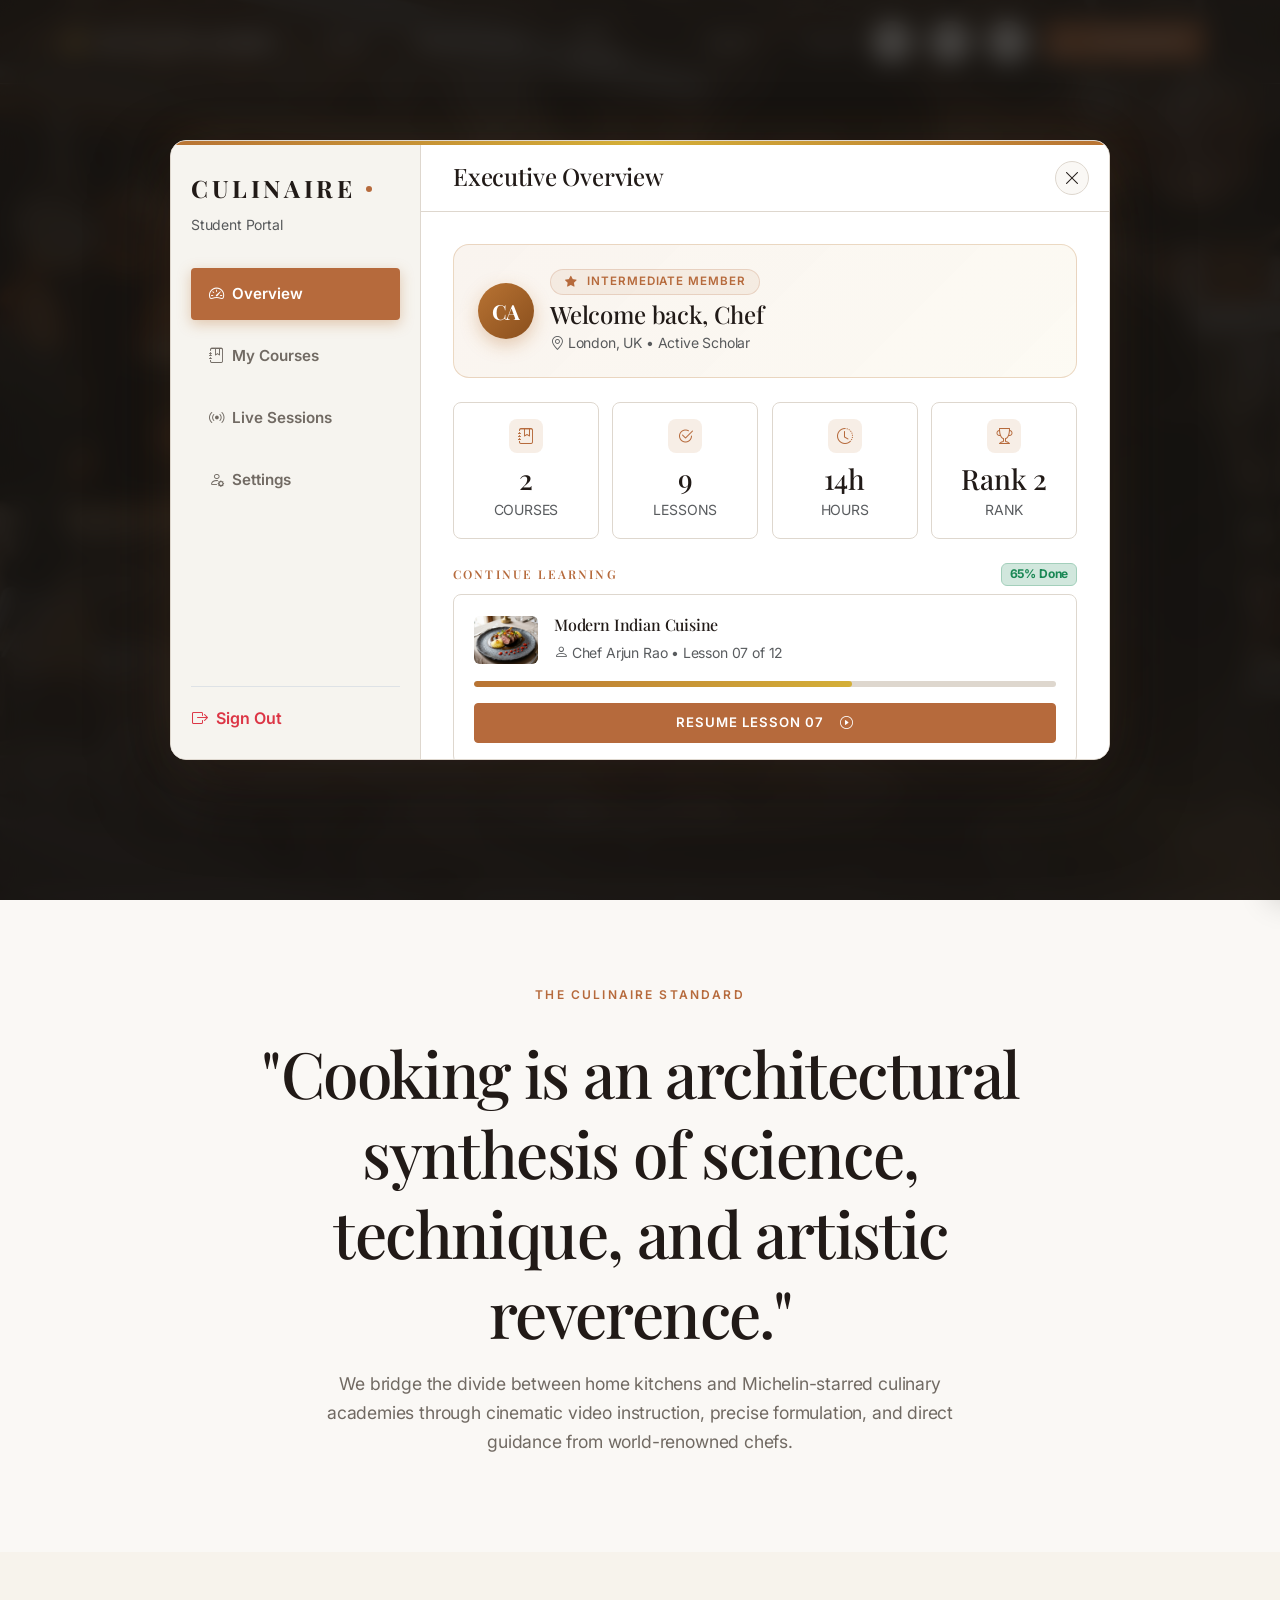
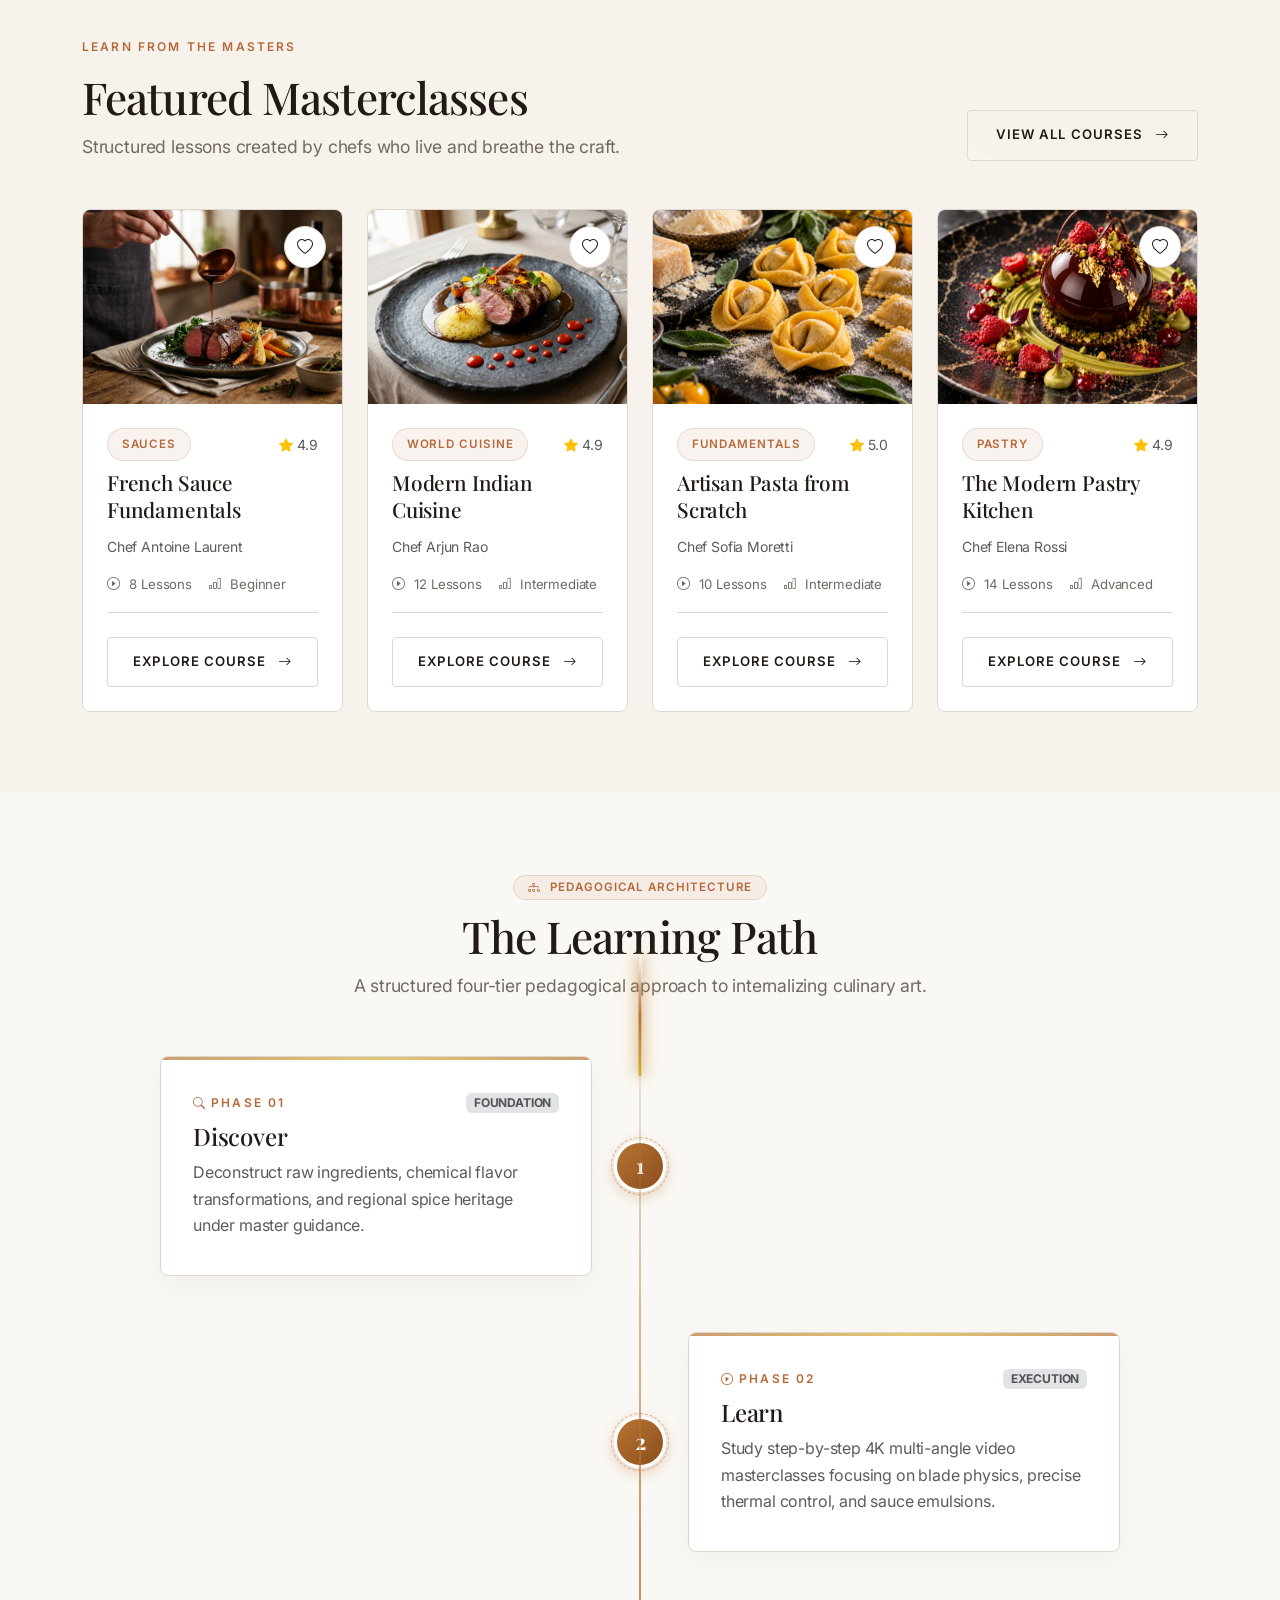
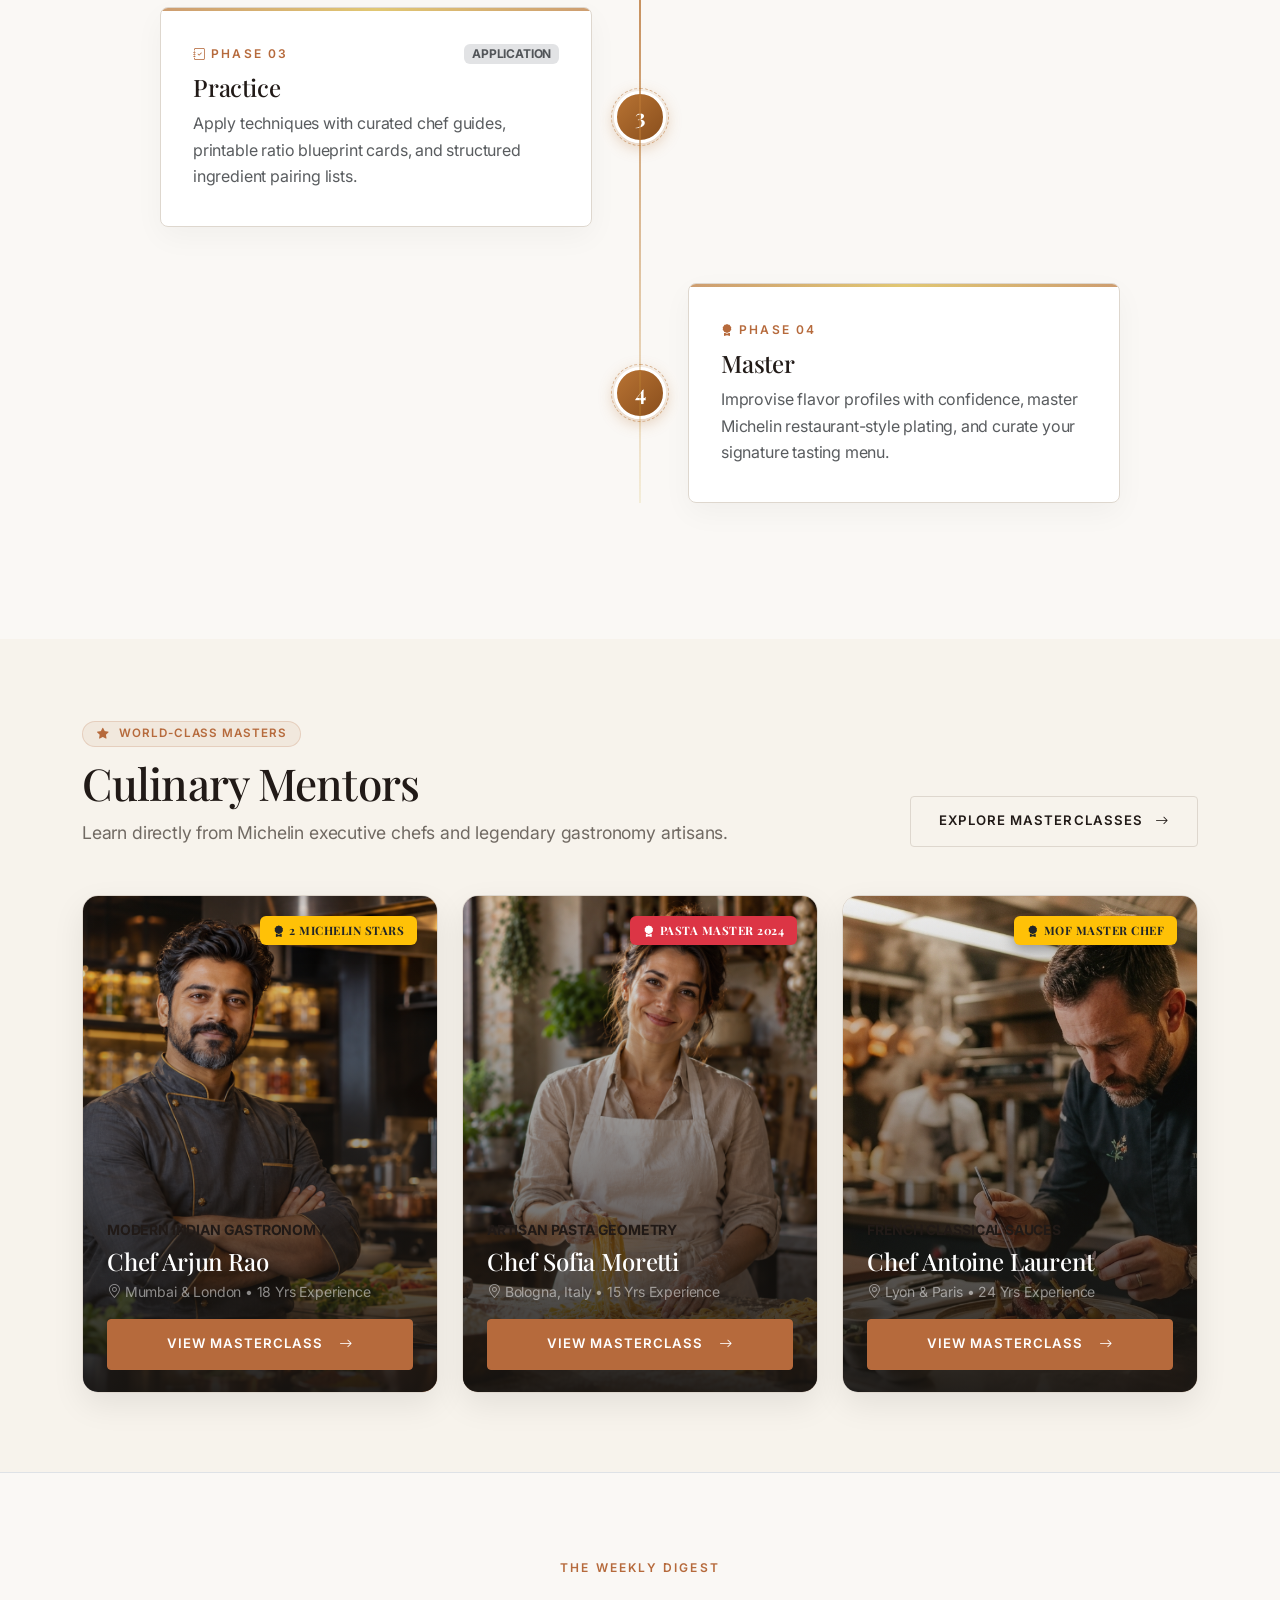
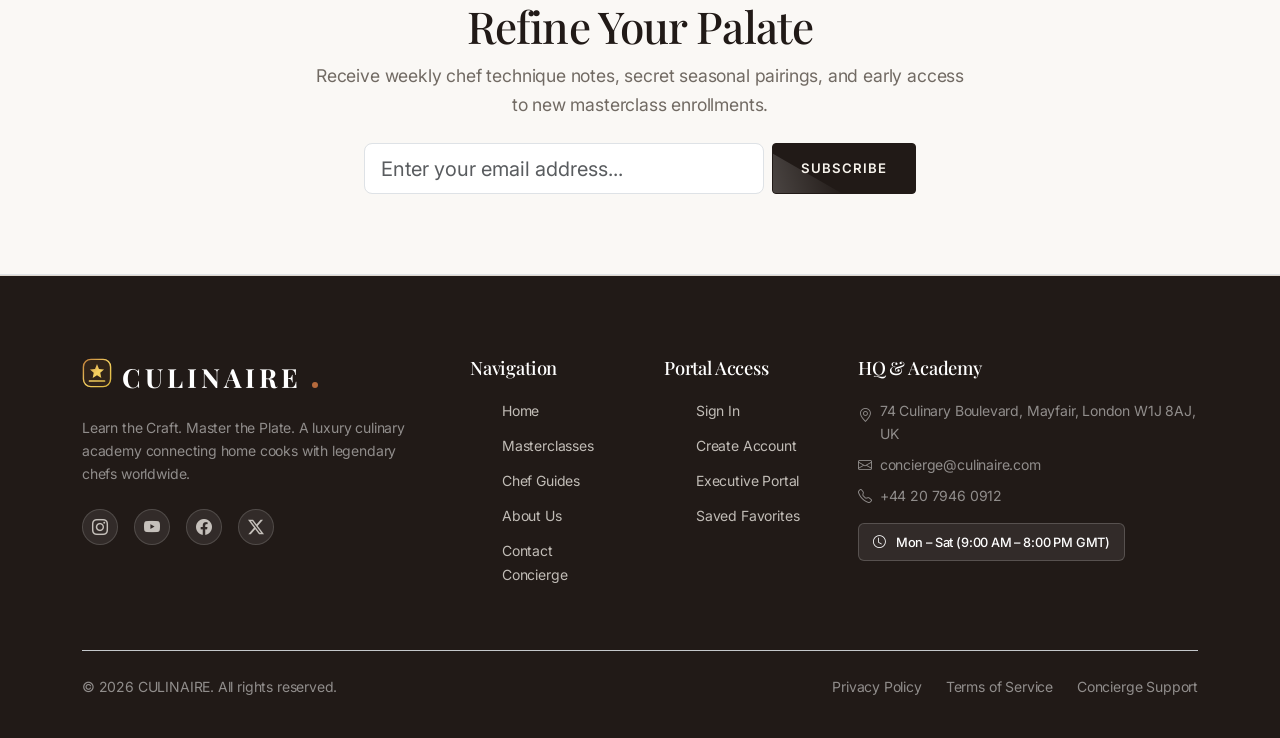
<file: dashboard.html>
<!DOCTYPE html>
<html lang="en" data-theme="light">
<head>
  <meta charset="UTF-8">
  <meta name="viewport" content="width=device-width, initial-scale=1.0">
  <title>Executive Student Portal — CULINAIRE</title>
  <meta name="description" content="Exclusive CULINAIRE Student Portal & Executive Learning Dashboard.">
  <link rel="icon" type="image/svg+xml" href="assets/images/favicon.svg">

  <script>window.location.replace('index.html?openDashboard=true');</script>
  <!-- Bootstrap 5 CSS -->
  <link href="https://cdn.jsdelivr.net/npm/bootstrap@5.3.2/dist/css/bootstrap.min.css" rel="stylesheet">
  <!-- Bootstrap Icons -->
  <link href="https://cdn.jsdelivr.net/npm/bootstrap-icons@1.11.1/font/bootstrap-icons.css" rel="stylesheet">
  <!-- Core Design System CSS -->
  <link rel="stylesheet" href="assets/css/style.css">
  <!-- Dedicated Executive Dashboard CSS -->
  <link rel="stylesheet" href="assets/css/dashboard.css">
</head>
<body class="portal-mode">

  <!-- SLEEK PORTAL TOP HEADER BAR (Distraction-Free App View) -->
  <header class="portal-header-bar">
    <!-- Left: Return to Site -->
    <a href="index.html" class="btn-culinaire btn-culinaire-outline py-2 px-3 small">
      <i class="bi bi-arrow-left me-1"></i> RETURN TO SITE
    </a>

    <!-- Center: Portal Title -->
    <div class="portal-brand">
      <span>CULINAIRE</span>
      <span class="brand-accent-dot"></span>
      <span class="text-muted fs-6 fw-normal d-none d-md-inline ms-2">Executive Portal</span>
    </div>

    <!-- Right: App Controls -->
    <div class="d-flex align-items-center gap-2">
      <button class="btn-icon" aria-label="Notifications" onclick="showToast('You have 2 new chef announcements', 'info')">
        <i class="bi bi-bell"></i>
      </button>
      <button class="btn-icon d-none d-sm-inline-flex open-profile-modal-btn" aria-label="Profile Settings" title="Profile & Settings">
        <i class="bi bi-person-gear"></i>
      </button>
      <a href="index.html" class="btn-icon border-danger text-danger" aria-label="Exit Portal" title="Close Portal">
        <i class="bi bi-x-lg"></i>
      </a>
    </div>
  </header>

  <!-- DASHBOARD MAIN CONTENT PORTAL -->
  <main class="container portal-main-content">

    <!-- WELCOME EDITORIAL BANNER -->
    <div class="welcome-card-editorial mb-5">
      <div class="d-flex flex-column flex-md-row align-items-start align-items-md-center justify-content-between gap-4">
        <div class="d-flex align-items-center gap-4">
          <div class="user-avatar-badge flex-shrink-0" id="dashboard-user-avatar">CS</div>
          <div>
            <span class="badge badge-editorial mb-2" id="dashboard-user-level"><i class="bi bi-star-fill text-warning me-1"></i> Executive Member</span>
            <h1 class="heading-editorial fs-2 mb-1"><span id="dynamic-greeting">Good Evening</span>, <span id="dashboard-user-name">Chef</span></h1>
            <p class="text-muted small mb-0" id="dashboard-user-meta"><i class="bi bi-geo-alt me-1"></i> London, UK • Enrolled in Modern Indian & French Sauces</p>
          </div>
        </div>
        <div class="d-flex align-items-center gap-2">
          <button id="open-admin-modal-btn" class="btn-culinaire btn-culinaire-outline">
            <i class="bi bi-shield-lock me-1"></i> ADMIN CONSOLE
          </button>
          <button class="btn-culinaire btn-culinaire-primary open-profile-modal-btn">
            EDIT PROFILE <i class="bi bi-gear ms-1"></i>
          </button>
        </div>
      </div>
    </div>

    <!-- KPI STATS METRICS GRID -->
    <div class="row g-4 mb-5">
      <div class="col-6 col-lg-3">
        <div class="kpi-card">
          <div class="kpi-icon-box"><i class="bi bi-journal-bookmark"></i></div>
          <div class="kpi-value" data-target="2">0</div>
          <div class="kpi-title">Enrolled Courses</div>
        </div>
      </div>
      <div class="col-6 col-lg-3">
        <div class="kpi-card">
          <div class="kpi-icon-box"><i class="bi bi-check2-circle"></i></div>
          <div class="kpi-value" data-target="9">0</div>
          <div class="kpi-title">Completed Lessons</div>
        </div>
      </div>
      <div class="col-6 col-lg-3">
        <div class="kpi-card">
          <div class="kpi-icon-box"><i class="bi bi-clock-history"></i></div>
          <div class="kpi-value" data-target="14">0</div>
          <div class="kpi-title">Learning Hours</div>
        </div>
      </div>
      <div class="col-6 col-lg-3">
        <div class="kpi-card">
          <div class="kpi-icon-box"><i class="bi bi-award"></i></div>
          <div class="kpi-value">Rank 2</div>
          <div class="kpi-title">Intermediate Scholar</div>
        </div>
      </div>
    </div>

    <!-- MAIN TWO COLUMN GRID -->
    <div class="row g-5">

      <!-- LEFT COLUMN: ACTIVE COURSE HERO & SAVED RECIPES -->
      <div class="col-lg-8">

        <!-- ACTIVE COURSE VIDEO HERO -->
        <div class="mb-5">
          <div class="d-flex justify-content-between align-items-center mb-3">
            <div>
              <span class="text-overline">Current Course</span>
              <h3 class="font-heading fs-3 mb-0">Continue Learning</h3>
            </div>
            <span class="badge badge-editorial"><i class="bi bi-play-circle me-1"></i> In Progress</span>
          </div>

          <div class="hero-course-card">
            <div class="video-preview-wrapper">
              <img src="assets/images/masterclass_indian.jpg" alt="Modern Indian Cuisine Video Preview">
              <button id="play-lesson-hero-btn" class="play-overlay-btn" aria-label="Play Lesson">
                <i class="bi bi-play-fill ms-1"></i>
              </button>
            </div>
            <div class="p-4">
              <div class="d-flex justify-content-between align-items-center mb-2">
                <span class="text-accent small text-uppercase tracking-wider fw-semibold">Modern Indian Cuisine</span>
                <span class="text-muted small"><i class="bi bi-clock me-1"></i> 14:20 / 35:00</span>
              </div>
              <h4 class="font-heading fs-4 mb-2">Lesson 05 — Slow Cooking & Emulsification Techniques</h4>
              <p class="text-muted small mb-3">Chef Arjun Rao demonstrates temperature-controlled fat rendering and spice oil blooming.</p>
              
              <div class="d-flex align-items-center gap-3 mb-4">
                <div class="progress-bar-culinaire flex-grow-1">
                  <div class="progress-fill" style="width: 42%;"></div>
                </div>
                <span class="fw-bold small text-accent">42% Complete</span>
              </div>

              <a href="masterclass-detail.html" class="btn-culinaire btn-culinaire-accent w-100 py-3">
                RESUME LESSON 05 <i class="bi bi-play-fill ms-1"></i>
              </a>
            </div>
          </div>
        </div>

        <!-- RECENT ACHIEVEMENTS & CERTIFICATIONS -->
        <div class="mb-5">
          <span class="text-overline">Milestones</span>
          <h3 class="font-heading fs-3 mb-3">Culinary Achievements</h3>
          <div class="d-flex flex-wrap gap-3">
            <div class="achievement-badge">
              <div class="badge-icon-shield"><i class="bi bi-shield-check"></i></div>
              <div>
                <h6 class="mb-0 fw-semibold fs-6">Knife Skills Level 1</h6>
                <span class="text-muted small">Certified by Chef Antoine</span>
              </div>
            </div>

            <div class="achievement-badge">
              <div class="badge-icon-shield"><i class="bi bi-droplet-half"></i></div>
              <div>
                <h6 class="mb-0 fw-semibold fs-6">Sauce Emulsion Mastery</h6>
                <span class="text-muted small">Certified by Chef Antoine</span>
              </div>
            </div>
          </div>
        </div>

      </div>

      <!-- RIGHT COLUMN: LIVE Q&A SESSIONS & MENTORSHIP NOTE -->
      <div class="col-lg-4">

        <!-- UPCOMING LIVE CHEF Q&A -->
        <div class="sidebar-widget mb-4">
          <span class="text-overline">Academy Events</span>
          <h4 class="font-heading mb-4 fs-4">Upcoming Live Sessions</h4>

          <div class="p-3 bg-surface border rounded mb-3">
            <span class="badge bg-danger-subtle text-danger small mb-2"><i class="bi bi-broadcast me-1"></i> Live Stream</span>
            <h5 class="font-heading fs-6 mb-1">French Sauce Reduction Q&A</h5>
            <p class="text-muted small mb-2"><i class="bi bi-person me-1"></i> Chef Antoine Laurent</p>
            <p class="text-muted small mb-3"><i class="bi bi-calendar-event me-1"></i> Tomorrow • 6:00 PM GMT</p>
            <button class="btn-culinaire btn-culinaire-outline btn-sm w-100 rsvp-session-btn">
              RSVP TO SESSION <i class="bi bi-calendar-plus ms-1"></i>
            </button>
          </div>

          <div class="p-3 bg-surface border rounded">
            <span class="badge bg-primary-subtle text-primary small mb-2"><i class="bi bi-camera-video me-1"></i> Interactive Workshop</span>
            <h5 class="font-heading fs-6 mb-1">Tortellini Dough Geometry</h5>
            <p class="text-muted small mb-2"><i class="bi bi-person me-1"></i> Chef Sofia Moretti</p>
            <p class="text-muted small mb-3"><i class="bi bi-calendar-event me-1"></i> Friday • 4:00 PM GMT</p>
            <button class="btn-culinaire btn-culinaire-outline btn-sm w-100 rsvp-session-btn">
              RSVP TO SESSION <i class="bi bi-calendar-plus ms-1"></i>
            </button>
          </div>
        </div>

        <!-- CHEF MENTORSHIP NOTE -->
        <div class="sidebar-widget bg-surface">
          <span class="text-overline">Chef's Advice</span>
          <h4 class="font-heading mb-3 fs-5">Mentorship Note</h4>
          <blockquote class="italic text-muted small mb-3">
            "Never compromise on oil tempering temperature. Low heat blooms spices without scorching delicate volatile aromatics."
          </blockquote>
          <div class="d-flex align-items-center gap-2">
            <img src="assets/images/chef_arjun.jpg" alt="Chef Arjun Rao" class="rounded-circle" style="width: 38px; height: 38px; object-fit: cover;">
            <div>
              <h6 class="mb-0 font-heading small">Chef Arjun Rao</h6>
              <span class="text-muted text-uppercase" style="font-size: 0.7rem;">Executive Mentor</span>
            </div>
          </div>
        </div>

      </div>
    </div>
  <!-- PROFILE & SETTINGS MODAL -->
  <div id="profile-modal-backdrop" class="admin-modal-backdrop">
    <div class="admin-modal-container" style="max-width: 750px;">
      <div class="d-flex justify-content-between align-items-center pb-3 mb-4 border-bottom">
        <div>
          <span class="badge badge-editorial"><i class="bi bi-gear-fill me-1"></i> Account Settings</span>
          <h2 class="heading-section fs-3 mb-0 mt-1">Profile & Preferences</h2>
        </div>
        <button id="close-profile-modal-btn" class="btn-close" aria-label="Close"></button>
      </div>

      <form id="dash-profile-form">
        <div class="row g-3 mb-4">
          <div class="col-md-6">
            <label class="form-label text-muted small fw-semibold">Full Name</label>
            <input type="text" id="dash-profile-name" class="form-control py-3" placeholder="e.g. Chef Auguste" required>
          </div>
          <div class="col-md-6">
            <label class="form-label text-muted small fw-semibold">Email Address</label>
            <input type="email" id="dash-profile-email" class="form-control py-3" placeholder="e.g. auguste@culinaire.com" required>
          </div>
          <div class="col-md-6">
            <label class="form-label text-muted small fw-semibold">Location</label>
            <input type="text" id="dash-profile-location" class="form-control py-3" placeholder="e.g. London, United Kingdom">
          </div>
          <div class="col-md-6">
            <label class="form-label text-muted small fw-semibold">Cooking Skill Level</label>
            <select id="dash-profile-level" class="form-select py-3">
              <option value="Beginner">Beginner (Foundations)</option>
              <option value="Intermediate">Intermediate (Refining)</option>
              <option value="Advanced">Advanced (Michelin Standards)</option>
            </select>
          </div>
        </div>

        <h5 class="font-heading fs-6 mb-3">Favorite Cuisines & Specialties</h5>
        <div class="d-flex flex-wrap gap-3 mb-4">
          <div class="form-check">
            <input class="form-check-input dash-cuisine-checkbox" type="checkbox" id="dash-cuis-indian" value="Indian">
            <label class="form-check-label" for="dash-cuis-indian">Indian</label>
          </div>
          <div class="form-check">
            <input class="form-check-input dash-cuisine-checkbox" type="checkbox" id="dash-cuis-italian" value="Italian">
            <label class="form-check-label" for="dash-cuis-italian">Italian</label>
          </div>
          <div class="form-check">
            <input class="form-check-input dash-cuisine-checkbox" type="checkbox" id="dash-cuis-french" value="French">
            <label class="form-check-label" for="dash-cuis-french">French</label>
          </div>
          <div class="form-check">
            <input class="form-check-input dash-cuisine-checkbox" type="checkbox" id="dash-cuis-japanese" value="Japanese">
            <label class="form-check-label" for="dash-cuis-japanese">Japanese</label>
          </div>
          <div class="form-check">
            <input class="form-check-input dash-cuisine-checkbox" type="checkbox" id="dash-cuis-mediterranean" value="Mediterranean">
            <label class="form-check-label" for="dash-cuis-mediterranean">Mediterranean</label>
          </div>
        </div>

        <h5 class="font-heading fs-6 mb-3">Notifications & Portal Preferences</h5>
        <div class="p-3 bg-surface border rounded mb-4">
          <div class="form-check form-switch mb-2">
            <input class="form-check-input" type="checkbox" id="dash-notify-live" checked>
            <label class="form-check-label small fw-semibold" for="dash-notify-live">Live Masterclass & Q&A Event Reminders</label>
          </div>
          <div class="form-check form-switch">
            <input class="form-check-input" type="checkbox" id="dash-notify-digest" checked>
            <label class="form-check-label small fw-semibold" for="dash-notify-digest">Weekly Editorial Digest & Chef Notes</label>
          </div>
        </div>

        <div class="d-flex justify-content-end gap-2">
          <button type="button" id="cancel-profile-modal-btn" class="btn-culinaire btn-culinaire-outline">CANCEL</button>
          <button type="submit" class="btn-culinaire btn-culinaire-primary">
            SAVE UPDATES <i class="bi bi-check-lg ms-1"></i>
          </button>
        </div>
      </form>
    </div>
  </div>

  <!-- SIMULATED ADMIN CONSOLE DRAWER MODAL -->
  <div id="admin-modal-backdrop" class="admin-modal-backdrop">
    <div class="admin-modal-container">
      <div class="d-flex justify-content-between align-items-center pb-3 mb-4 border-bottom">
        <div>
          <span class="badge badge-editorial">Admin Console</span>
          <h2 class="heading-section fs-3 mb-0 mt-1">Platform Analytics & Management</h2>
        </div>
        <button id="close-admin-modal-btn" class="btn-close" aria-label="Close"></button>
      </div>

      <!-- KPI Metrics -->
      <div class="row g-3 mb-4">
        <div class="col-6 col-md-3">
          <div class="p-3 bg-surface border rounded text-center">
            <span class="text-muted small text-uppercase">Total Students</span>
            <h3 class="font-heading text-accent mb-0 mt-1">12,480</h3>
          </div>
        </div>
        <div class="col-6 col-md-3">
          <div class="p-3 bg-surface border rounded text-center">
            <span class="text-muted small text-uppercase">Active Masterclasses</span>
            <h3 class="font-heading text-accent mb-0 mt-1">18</h3>
          </div>
        </div>
        <div class="col-6 col-md-3">
          <div class="p-3 bg-surface border rounded text-center">
            <span class="text-muted small text-uppercase">Published Recipes</span>
            <h3 class="font-heading text-accent mb-0 mt-1">142</h3>
          </div>
        </div>
        <div class="col-6 col-md-3">
          <div class="p-3 bg-surface border rounded text-center">
            <span class="text-muted small text-uppercase">Completion Rate</span>
            <h3 class="font-heading text-accent mb-0 mt-1">84.2%</h3>
          </div>
        </div>
      </div>

      <!-- Weekly Analytics Bars -->
      <div class="p-4 bg-surface border rounded mb-4">
        <h5 class="font-heading fs-6 mb-3">Weekly Student Enrollments</h5>
        <div class="chart-bar-group">
          <div class="chart-bar-item" data-height="65%"><span class="chart-bar-label">Mon</span></div>
          <div class="chart-bar-item" data-height="85%"><span class="chart-bar-label">Tue</span></div>
          <div class="chart-bar-item" data-height="50%"><span class="chart-bar-label">Wed</span></div>
          <div class="chart-bar-item" data-height="95%"><span class="chart-bar-label">Thu</span></div>
          <div class="chart-bar-item" data-height="70%"><span class="chart-bar-label">Fri</span></div>
          <div class="chart-bar-item" data-height="90%"><span class="chart-bar-label">Sat</span></div>
          <div class="chart-bar-item" data-height="100%"><span class="chart-bar-label">Sun</span></div>
        </div>
      </div>

      <!-- Actions -->
      <div class="d-flex flex-wrap gap-2 justify-content-end">
        <button class="btn-culinaire btn-culinaire-outline btn-sm" onclick="showToast('Demo Management: Backend integration required', 'info')"><i class="bi bi-gear me-1"></i> Manage Courses</button>
        <button class="btn-culinaire btn-culinaire-outline btn-sm" onclick="showToast('Demo Management: Backend integration required', 'info')"><i class="bi bi-journal-text me-1"></i> Manage Recipes</button>
        <button class="btn-culinaire btn-culinaire-accent btn-sm" onclick="showToast('Demo Management: Backend integration required', 'info')"><i class="bi bi-people me-1"></i> Manage Faculty</button>
      </div>
    </div>
  </div>

  <!-- SLEEK MINIMAL APP FOOTER BAR -->
  <footer class="portal-footer-bar">
    <span>© 2026 CULINAIRE Executive Student Portal. Confidential & Proprietary.</span>
    <div class="d-none d-sm-flex gap-3">
      <a href="about.html" class="text-muted">Academy Terms</a>
      <a href="about.html" class="text-muted">Privacy Policy</a>
    </div>
  </footer>

  <!-- Scripts -->
  <script src="https://cdn.jsdelivr.net/npm/bootstrap@5.3.2/dist/js/bootstrap.bundle.min.js"></script>
  <script src="assets/js/main.js"></script>
  <script src="assets/js/dashboard.js"></script>
</body>
</html>
</file>
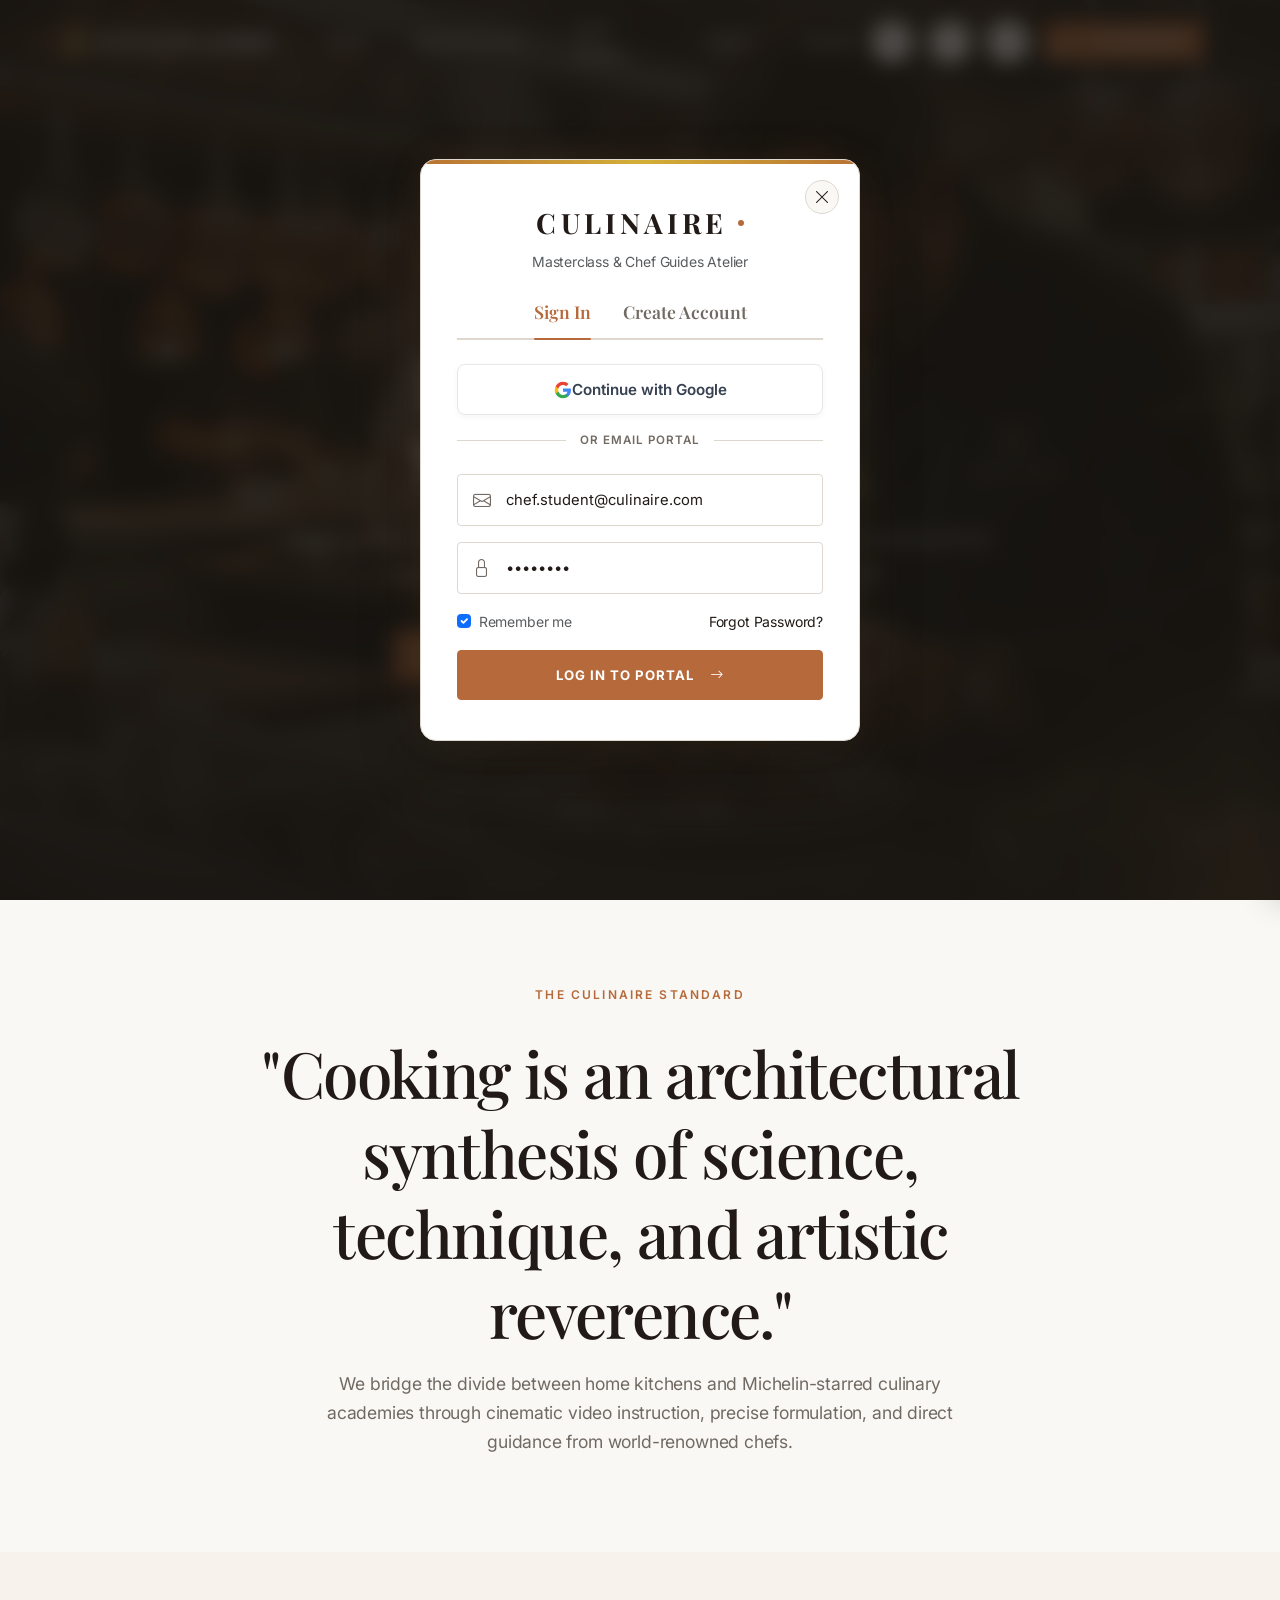
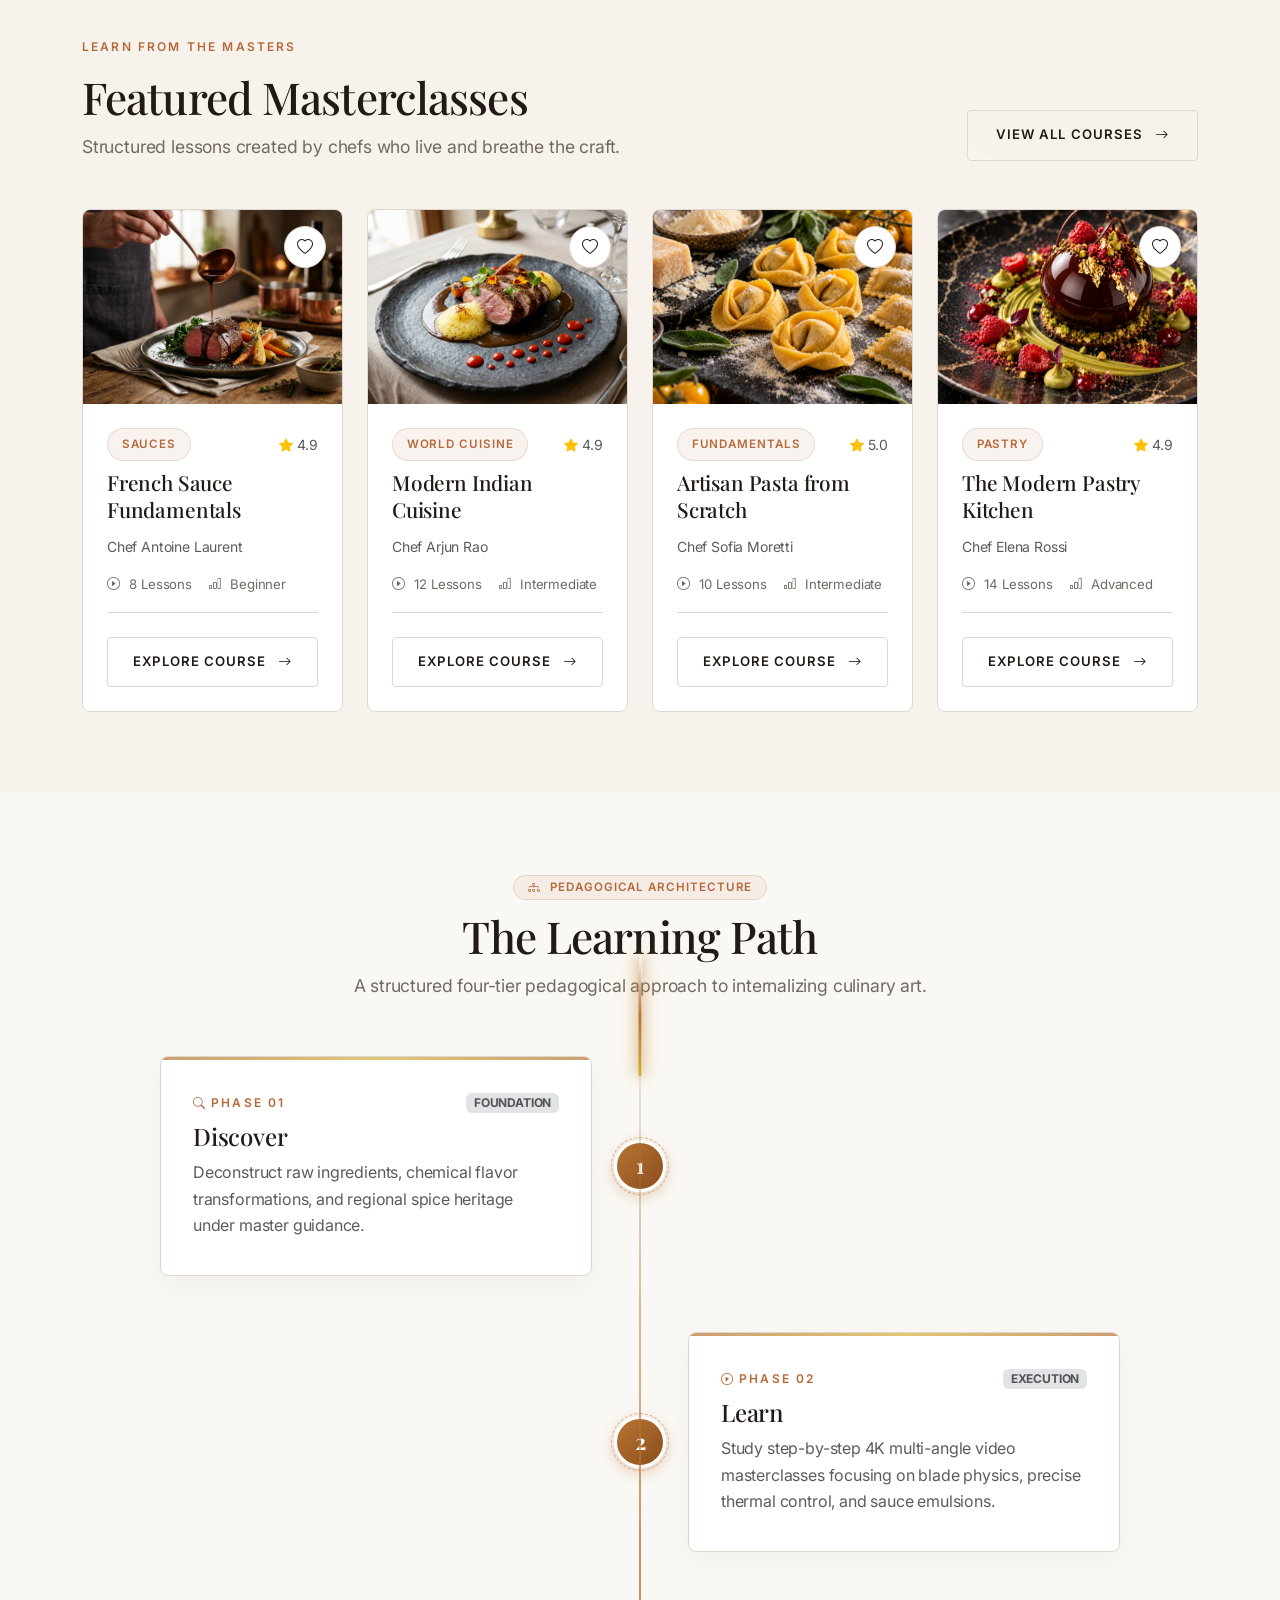
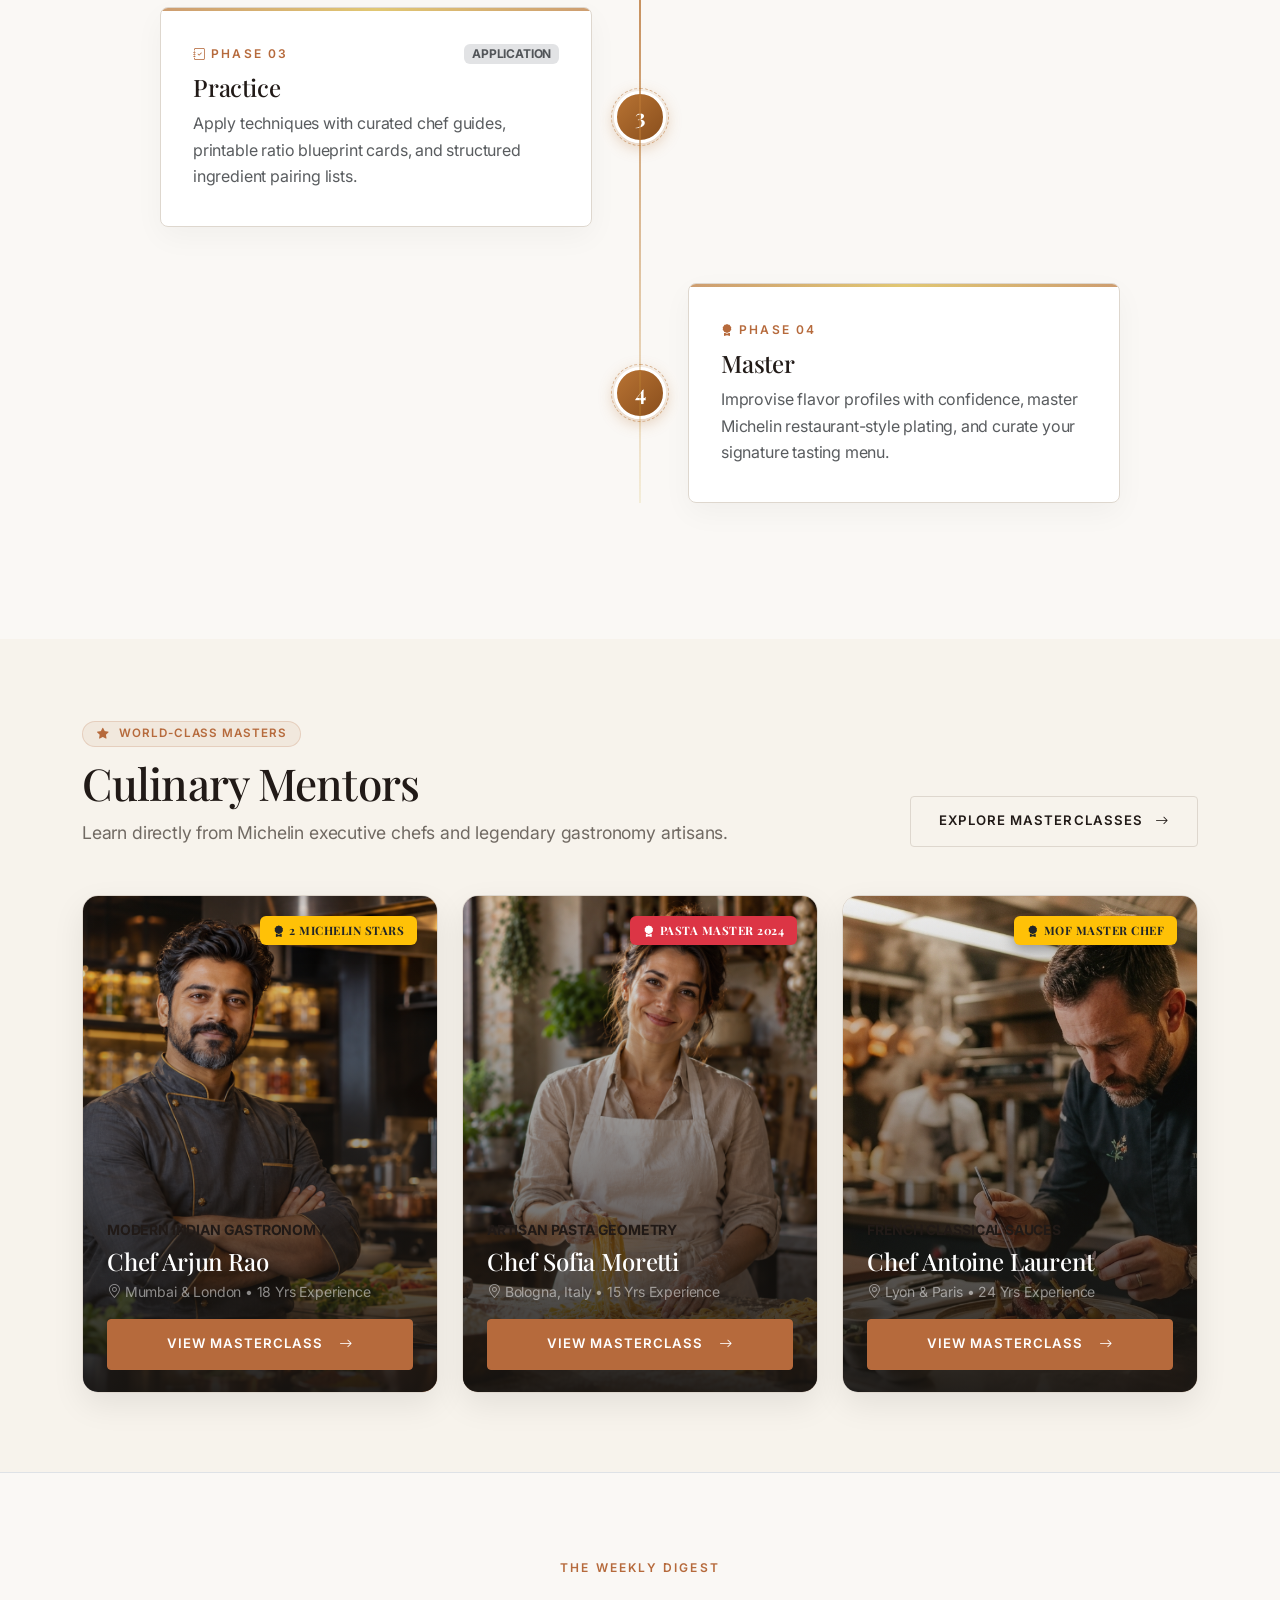
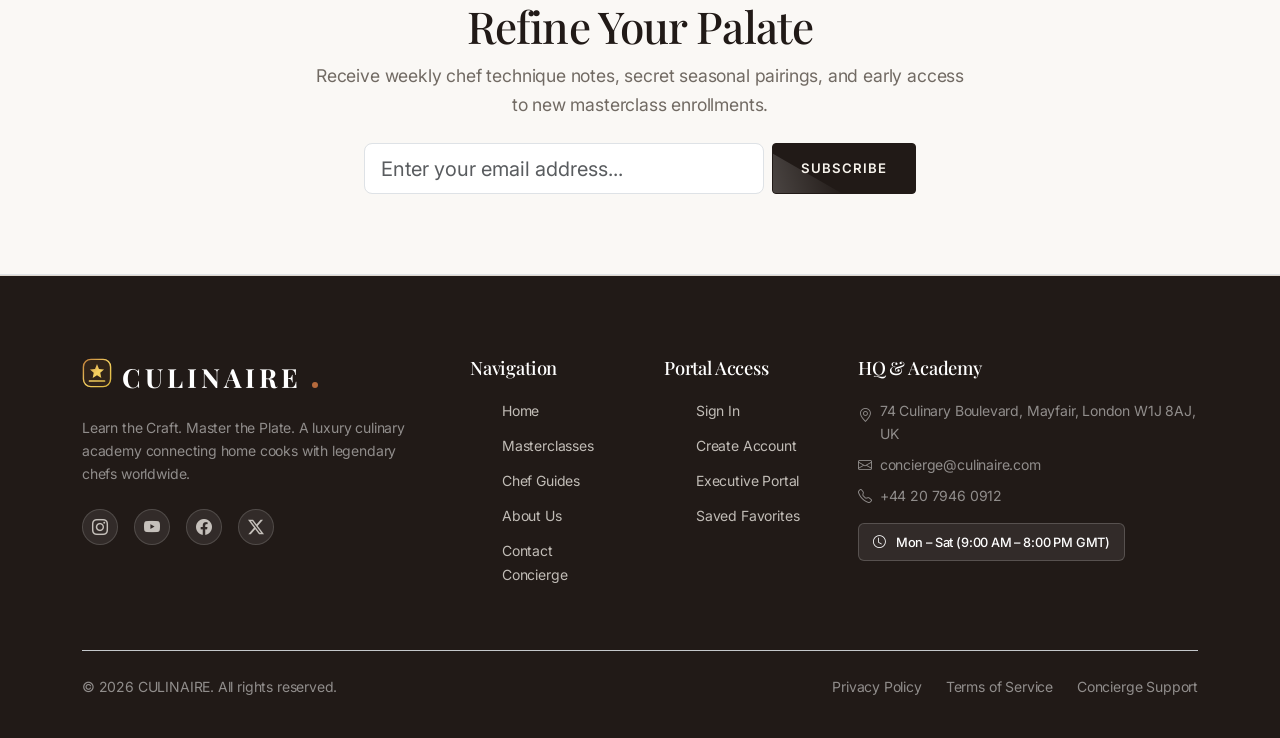
<file: login.html>
<!DOCTYPE html>
<html lang="en">
<head>
  <meta charset="UTF-8">
  <meta http-equiv="refresh" content="0;url=index.html?auth=login">
  <title>Sign In — CULINAIRE</title>
  <link rel="icon" type="image/svg+xml" href="assets/images/favicon.svg">
  <script>
    window.location.href = "index.html?auth=login";
  </script>
</head>
<body>
</body>
</html>
</file>
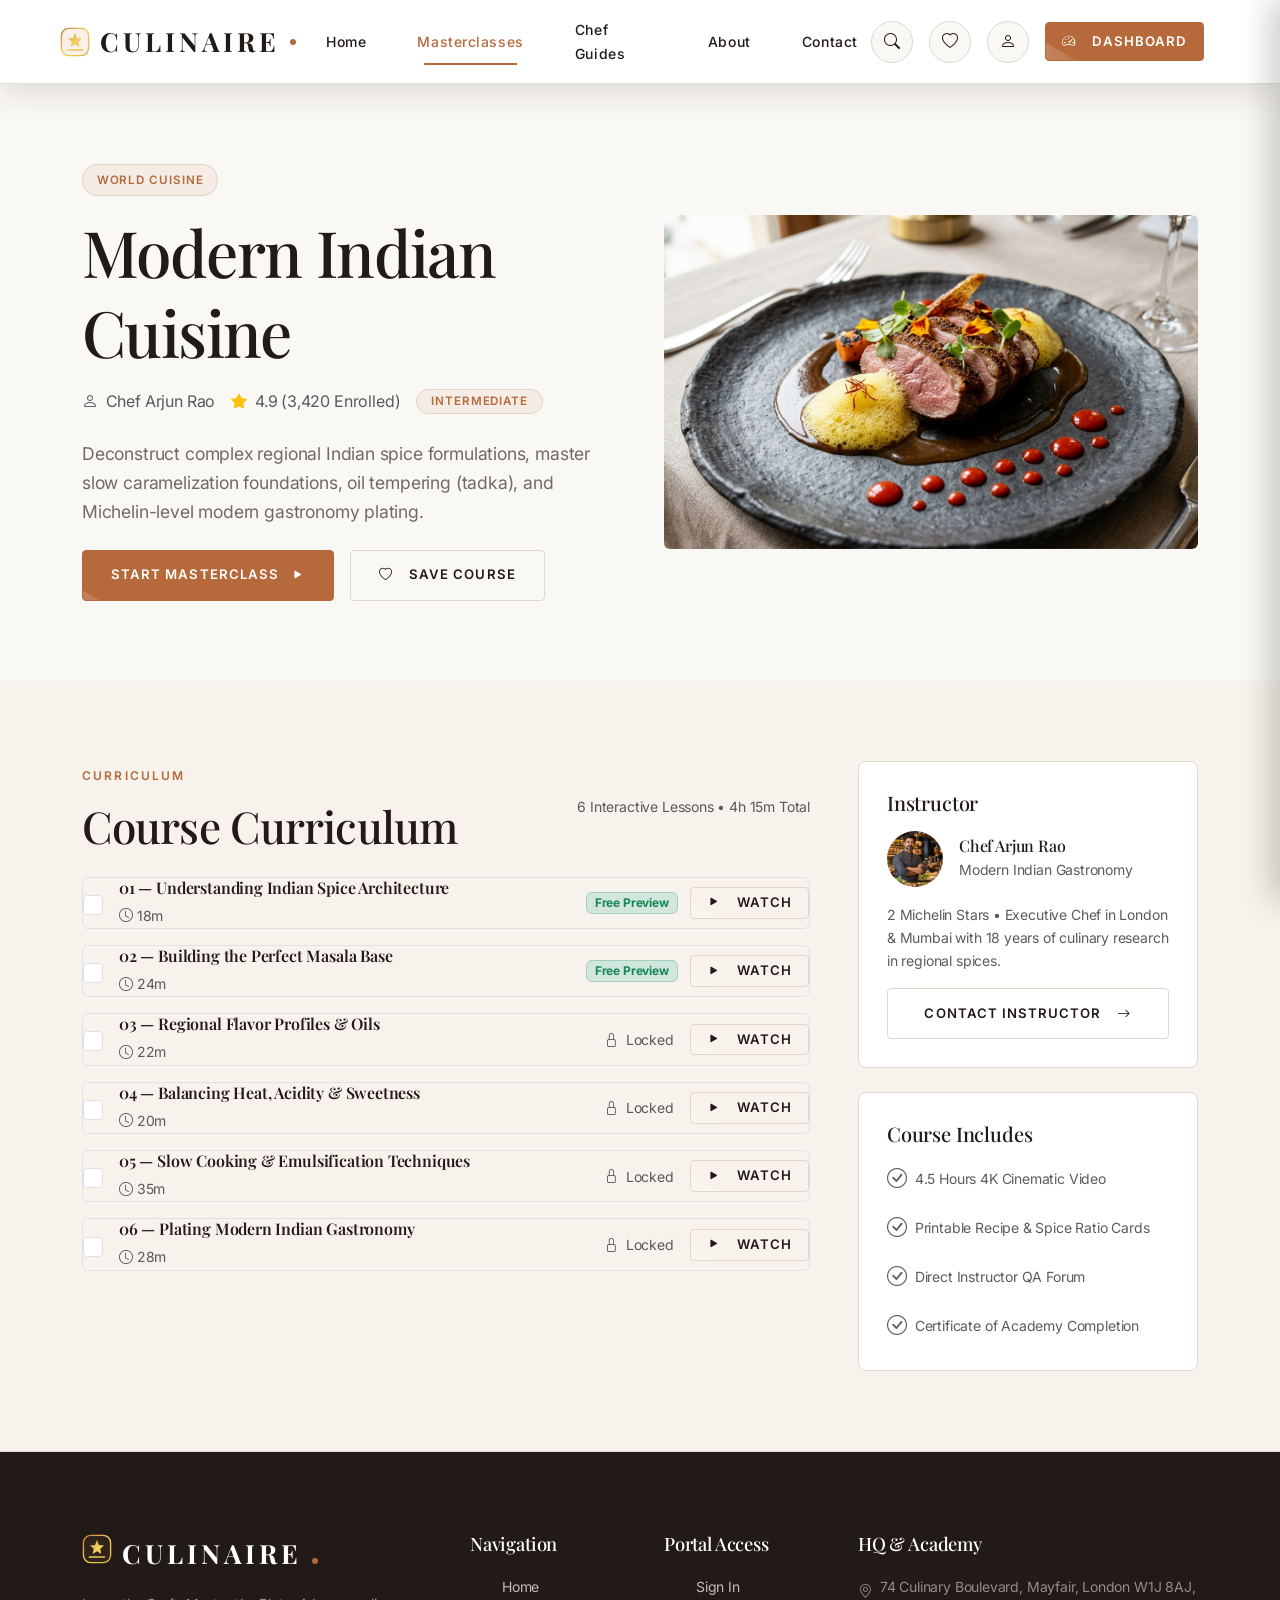
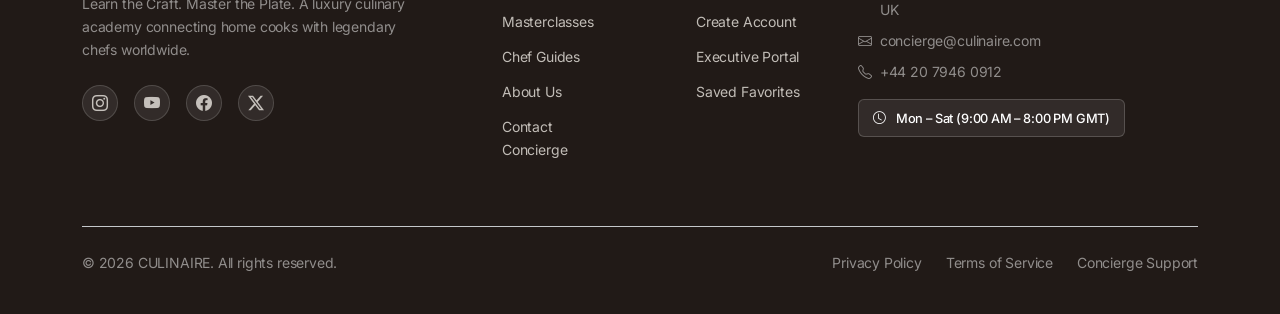
<file: masterclass-detail.html>
<!DOCTYPE html>
<html lang="en" data-theme="light">
<head>
  <meta charset="UTF-8">
  <meta name="viewport" content="width=device-width, initial-scale=1.0">
  <title>Course Detail — CULINAIRE</title>
  <meta name="description" content="Immersive culinary course with step-by-step video curriculum, technique breakdowns, and chef guidance.">
  <link rel="icon" type="image/svg+xml" href="assets/images/favicon.svg">

  <link href="https://cdn.jsdelivr.net/npm/bootstrap@5.3.2/dist/css/bootstrap.min.css" rel="stylesheet">
  <link href="https://cdn.jsdelivr.net/npm/bootstrap-icons@1.11.1/font/bootstrap-icons.css" rel="stylesheet">
  <link rel="stylesheet" href="assets/css/style.css">
</head>
<body class="has-navbar-internal">

  <!-- INTERNAL NAVBAR -->
  <nav class="culinaire-navbar navbar-internal px-3 px-lg-5">
    <div class="container-fluid d-flex align-items-center justify-content-between">
      <a href="index.html" class="brand-logo me-xl-3">
        <span class="brand-logo-text">CULINAIRE</span>
        <span class="brand-accent-dot"></span>
      </a>

      <div class="d-none d-xl-flex align-items-center gap-2 gap-xl-4">
        <a href="index.html" class="nav-link-custom">Home</a>
        <a href="masterclasses.html" class="nav-link-custom active">Masterclasses</a>
        <a href="recipes.html" class="nav-link-custom">Chef Guides</a>
        <a href="about.html" class="nav-link-custom">About</a>
        <a href="contact.html" class="nav-link-custom">Contact</a>
      </div>

      <div class="d-flex align-items-center gap-2 gap-sm-3">
        <button class="btn-icon search-trigger-btn d-none d-xl-inline-flex" aria-label="Search"><i class="bi bi-search"></i></button>
        <button class="btn-icon favorites-trigger-btn d-none d-xl-inline-flex" aria-label="Favorites"><i class="bi bi-heart"></i></button>
        <button class="btn-icon auth-trigger-btn d-none d-xl-inline-flex" aria-label="Sign In / Account"><i class="bi bi-person"></i></button>
        <a href="dashboard.html" class="btn-culinaire btn-culinaire-accent py-2 px-3 text-uppercase d-none d-xl-inline-flex">
          <i class="bi bi-speedometer2 me-1"></i> DASHBOARD
        </a>
        <div class="auth-nav-slot d-none d-xl-inline-block"></div>
        <button class="hamburger-btn d-xl-none" aria-label="Toggle Navigation"><span class="hamburger-line"></span><span class="hamburger-line"></span><span class="hamburger-line"></span></button>
      </div>
    </div>
  </nav>

  <!-- MOBILE NAVIGATION DRAWER -->
  <div class="mobile-nav-backdrop"></div>
  <div class="mobile-nav-panel">
    <div class="mobile-nav-header">
      <span class="brand-logo fs-4">CULINAIRE <span class="brand-accent-dot"></span></span>
      <button class="btn-close mobile-nav-close" aria-label="Close"></button>
    </div>

    <!-- Quick Actions Bar inside Hamburger Drawer -->
    <div class="mobile-nav-quick-actions">
      <button class="mobile-nav-action-btn search-trigger-btn" aria-label="Search">
        <i class="bi bi-search"></i>
        <span>Search</span>
      </button>
      <button class="mobile-nav-action-btn favorites-trigger-btn" aria-label="Favorites">
        <i class="bi bi-heart"></i>
        <span>Favorites</span>
      </button>
      <button class="mobile-nav-action-btn auth-trigger-btn" aria-label="Sign In / Account">
        <i class="bi bi-person"></i>
        <span>Account</span>
      </button>
    </div>

    <ul class="mobile-nav-links">
      <li><a href="index.html" class="mobile-nav-link">Home <i class="bi bi-arrow-right"></i></a></li>
      <li><a href="masterclasses.html" class="mobile-nav-link fw-bold">Masterclasses <i class="bi bi-arrow-right"></i></a></li>
      <li><a href="recipes.html" class="mobile-nav-link">Chef Guides <i class="bi bi-arrow-right"></i></a></li>
      <li><a href="about.html" class="mobile-nav-link">About <i class="bi bi-arrow-right"></i></a></li>
      <li><a href="contact.html" class="mobile-nav-link">Contact <i class="bi bi-arrow-right"></i></a></li>
    </ul>

    <!-- Bottom CTA inside Drawer -->
    <div class="mt-auto pt-4 border-top">
      <a href="dashboard.html" class="btn-culinaire btn-culinaire-accent w-100 py-3 text-uppercase text-center d-flex align-items-center justify-content-center gap-2 font-heading tracking-wider">
        <i class="bi bi-speedometer2"></i> DASHBOARD PORTAL
      </a>
    </div>
  </div>



  <!-- COURSE DETAIL HERO -->
  <section class="section-padding bg-surface">
    <div class="container">
      <div class="row align-items-center g-5">
        <div class="col-lg-6">
          <span class="badge-editorial mb-3">World Cuisine</span>
          <h1 class="heading-editorial mb-3" id="course-detail-title">Modern Indian Cuisine</h1>
          <div class="d-flex flex-wrap align-items-center gap-3 mb-4">
            <span class="text-muted"><i class="bi bi-person me-1"></i> Chef Arjun Rao</span>
            <span class="text-muted"><i class="bi bi-star-fill text-warning me-1"></i> 4.9 (3,420 Enrolled)</span>
            <span class="badge badge-editorial">Intermediate</span>
          </div>
          <p class="subtitle-editorial mb-4">
            Deconstruct complex regional Indian spice formulations, master slow caramelization foundations, oil tempering (tadka), and Michelin-level modern gastronomy plating.
          </p>
          <div class="d-flex flex-wrap gap-3">
            <button class="btn-culinaire btn-culinaire-accent" onclick="showToast('Masterclass Enrolled! You can now access all lessons.', 'success')">
              START MASTERCLASS <i class="bi bi-play-fill"></i>
            </button>
            <button class="btn-culinaire btn-culinaire-outline fav-toggle-btn" data-type="masterclass" data-id="mc-modern-indian">
              <i class="bi bi-heart me-1"></i> SAVE COURSE
            </button>
          </div>
        </div>
        <div class="col-lg-6">
          <div class="card-img-wrapper rounded shadow-hover overflow-hidden" style="aspect-ratio: 16/10;">
            <img src="assets/images/masterclass_indian.jpg" alt="Modern Indian Cuisine" class="w-100 h-100 object-fit-cover">
          </div>
        </div>
      </div>
    </div>
  </section>

  <!-- COURSE CURRICULUM SECTION -->
  <section class="section-padding">
    <div class="container">
      <div class="row g-5">
        <!-- Left Column: Lessons List -->
        <div class="col-lg-8">
          <div class="d-flex justify-content-between align-items-center mb-4">
            <div>
              <span class="text-overline">Curriculum</span>
              <h2 class="heading-section mb-0">Course Curriculum</h2>
            </div>
            <span class="text-muted small">6 Interactive Lessons • 4h 15m Total</span>
          </div>

          <!-- Lessons List Rendered via main.js -->
          <div id="lessons-list-container">
            <div class="p-4 text-center text-muted">Loading course lessons...</div>
          </div>
        </div>

        <!-- Right Column: Chef Sidebar & Key Details -->
        <div class="col-lg-4">
          <div class="sidebar-widget mb-4">
            <h4 class="font-heading mb-3 fs-5">Instructor</h4>
            <div class="d-flex align-items-center gap-3 mb-3">
              <img src="assets/images/chef_arjun.jpg" alt="Chef Arjun Rao" class="rounded-circle flex-shrink-0" style="width: 56px; height: 56px; object-fit: cover;">
              <div>
                <h5 class="mb-0 font-heading fs-6">Chef Arjun Rao</h5>
                <span class="text-muted small">Modern Indian Gastronomy</span>
              </div>
            </div>
            <p class="text-muted small mb-3">
              2 Michelin Stars • Executive Chef in London & Mumbai with 18 years of culinary research in regional spices.
            </p>
            <a href="contact.html" class="btn-culinaire btn-culinaire-outline btn-sm w-100">
              CONTACT INSTRUCTOR <i class="bi bi-arrow-right ms-1"></i>
            </a>
          </div>

          <div class="sidebar-widget">
            <h4 class="font-heading mb-3 fs-5">Course Includes</h4>
            <ul class="list-unstyled d-flex flex-column gap-3 text-muted small mb-0">
              <li class="d-flex align-items-center"><i class="bi bi-check-circle text-accent me-2 fs-5 flex-shrink-0"></i> <span>4.5 Hours 4K Cinematic Video</span></li>
              <li class="d-flex align-items-center"><i class="bi bi-check-circle text-accent me-2 fs-5 flex-shrink-0"></i> <span>Printable Recipe & Spice Ratio Cards</span></li>
              <li class="d-flex align-items-center"><i class="bi bi-check-circle text-accent me-2 fs-5 flex-shrink-0"></i> <span>Direct Instructor QA Forum</span></li>
              <li class="d-flex align-items-center"><i class="bi bi-check-circle text-accent me-2 fs-5 flex-shrink-0"></i> <span>Certificate of Academy Completion</span></li>
            </ul>
          </div>
        </div>
      </div>
    </div>
  </section>

  <!-- GLOBAL FOOTER -->
  <footer class="footer-editorial">
    <div class="container">
      <div class="row g-4 g-lg-5 mb-5 align-items-start">
        <!-- Col 1: Brand & Bio -->
        <div class="col-lg-4">
          <a href="index.html" class="brand-logo text-white mb-3 d-inline-block">
            CULINAIRE <span class="brand-accent-dot"></span>
          </a>
          <p class="text-white-50 small pe-lg-3 mb-4">
            Learn the Craft. Master the Plate. A luxury culinary academy connecting home cooks with legendary chefs worldwide.
          </p>
          <div class="d-flex gap-3 text-white-50">
            <a href="#" class="footer-social-link"><i class="bi bi-instagram"></i></a>
            <a href="#" class="footer-social-link"><i class="bi bi-youtube"></i></a>
            <a href="#" class="footer-social-link"><i class="bi bi-facebook"></i></a>
            <a href="#" class="footer-social-link"><i class="bi bi-twitter-x"></i></a>
          </div>
        </div>

        <!-- Col 2: Navigation -->
        <div class="col-6 col-lg-2">
          <h5 class="footer-title">Navigation</h5>
          <ul class="footer-links-list">
            <li><a href="index.html">Home</a></li>
            <li><a href="masterclasses.html">Masterclasses</a></li>
            <li><a href="recipes.html">Chef Guides</a></li>
            <li><a href="about.html">About Us</a></li>
            <li><a href="contact.html">Contact Concierge</a></li>
          </ul>
        </div>

        <!-- Col 3: Portal Access -->
        <div class="col-6 col-lg-2">
          <h5 class="footer-title">Portal Access</h5>
          <ul class="footer-links-list">
            <li><a href="#" class="auth-trigger-btn">Sign In</a></li>
            <li><a href="#" class="auth-trigger-btn">Create Account</a></li>
            <li><a href="#" class="open-dashboard-btn">Executive Portal</a></li>
            <li><a href="#" class="open-favorites-modal">Saved Favorites</a></li>
          </ul>
        </div>

        <!-- Col 4: HQ & Academy -->
        <div class="col-lg-4">
          <h5 class="footer-title">HQ & Academy</h5>
          <ul class="footer-contact-list list-unstyled small text-white-50 mb-0">
            <li class="mb-2 d-flex align-items-start">
              <i class="bi bi-geo-alt text-accent me-2 mt-1"></i>
              <span>74 Culinary Boulevard, Mayfair, London W1J 8AJ, UK</span>
            </li>
            <li class="mb-2 d-flex align-items-center">
              <i class="bi bi-envelope text-accent me-2"></i>
              <a href="mailto:concierge@culinaire.com" class="text-white-50 text-decoration-none">concierge@culinaire.com</a>
            </li>
            <li class="mb-3 d-flex align-items-center">
              <i class="bi bi-telephone text-accent me-2"></i>
              <span>+44 20 7946 0912</span>
            </li>
          </ul>
          <span class="footer-hours-badge">
            <i class="bi bi-clock me-1 text-accent"></i> Mon – Sat (9:00 AM – 8:00 PM GMT)
          </span>
        </div>
      </div>

      <!-- Bottom Bar -->
      <div class="pt-4 border-top border-secondary-subtle d-flex flex-column flex-sm-row justify-content-between align-items-center gap-3">
        <p class="small text-white-50 mb-0">© 2026 CULINAIRE. All rights reserved.</p>
        <div class="d-flex gap-4 small text-white-50">
          <a href="about.html" class="text-white-50 text-decoration-none">Privacy Policy</a>
          <a href="about.html" class="text-white-50 text-decoration-none">Terms of Service</a>
          <a href="contact.html" class="text-white-50 text-decoration-none">Concierge Support</a>
        </div>
      </div>
    </div>
  </footer>

  <script src="https://cdn.jsdelivr.net/npm/bootstrap@5.3.2/dist/js/bootstrap.bundle.min.js"></script>
  <script src="assets/js/main.js"></script>
</body>
</html>
</file>
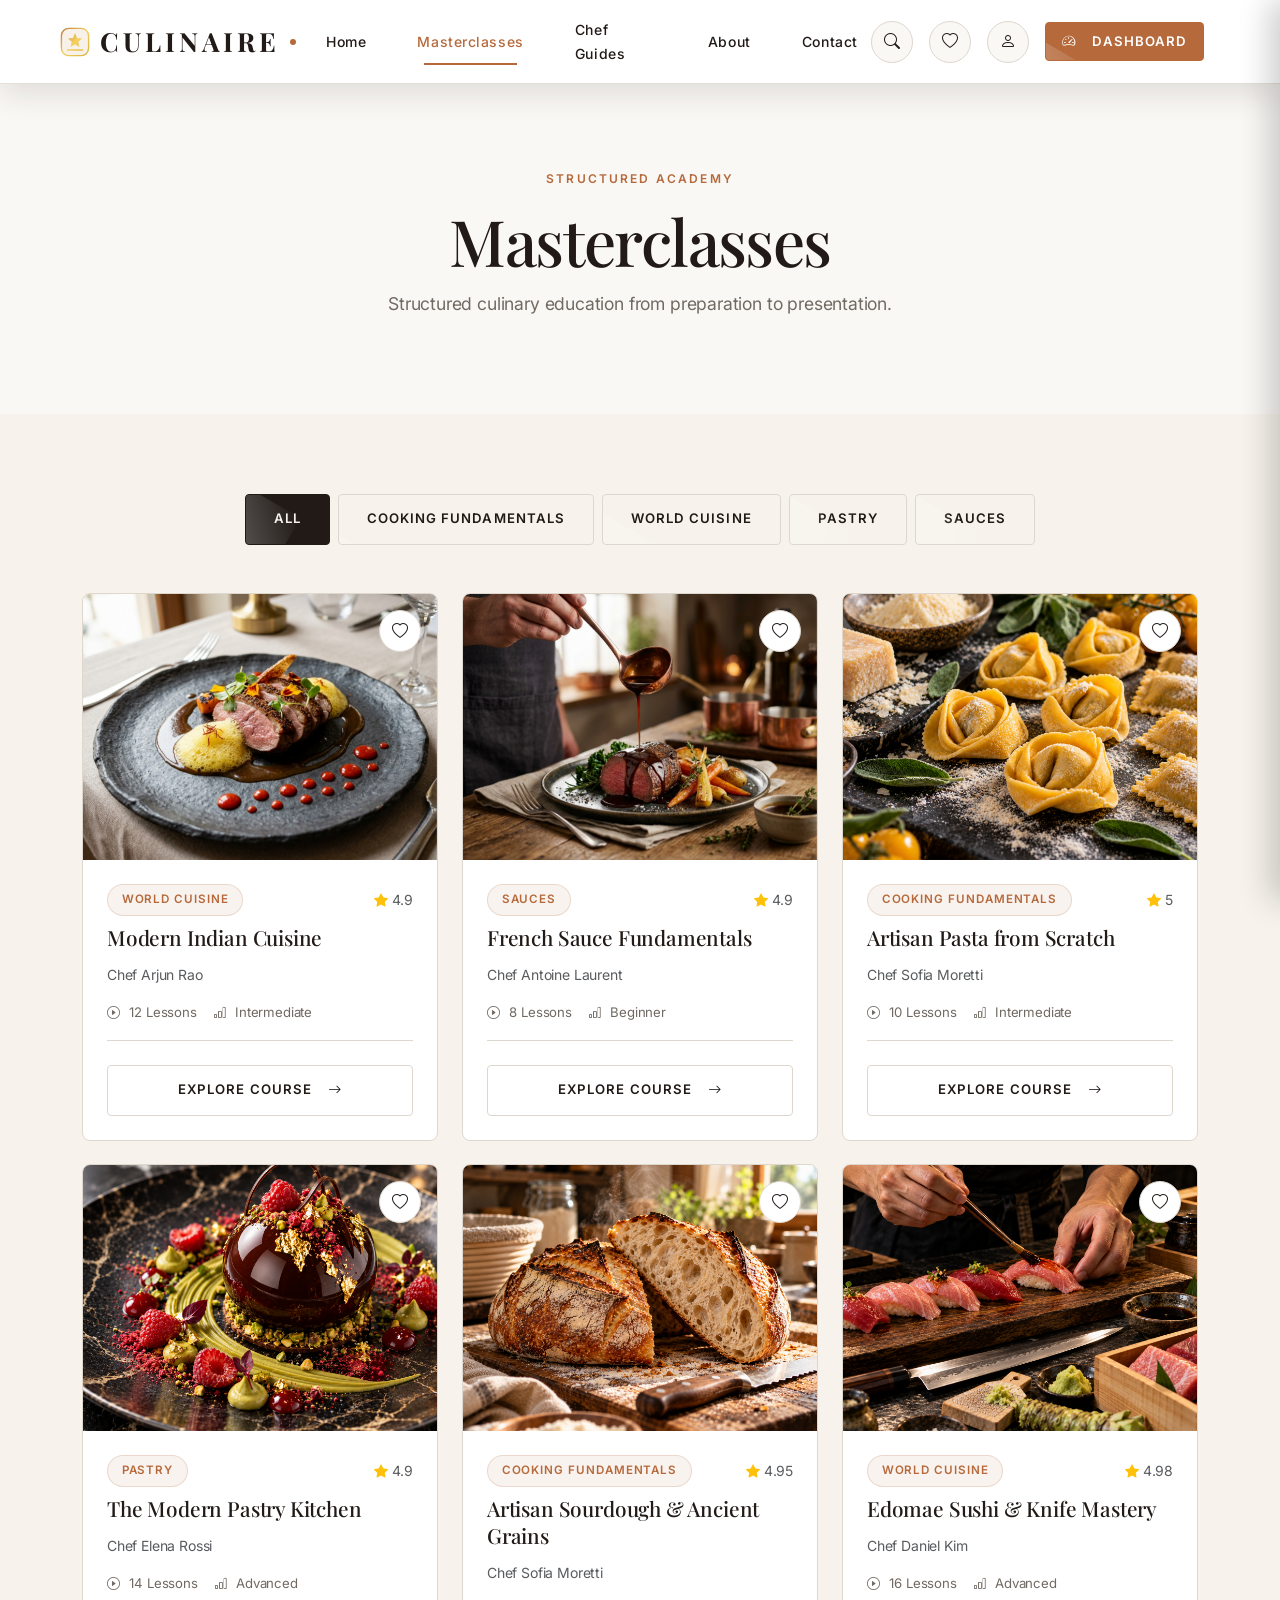
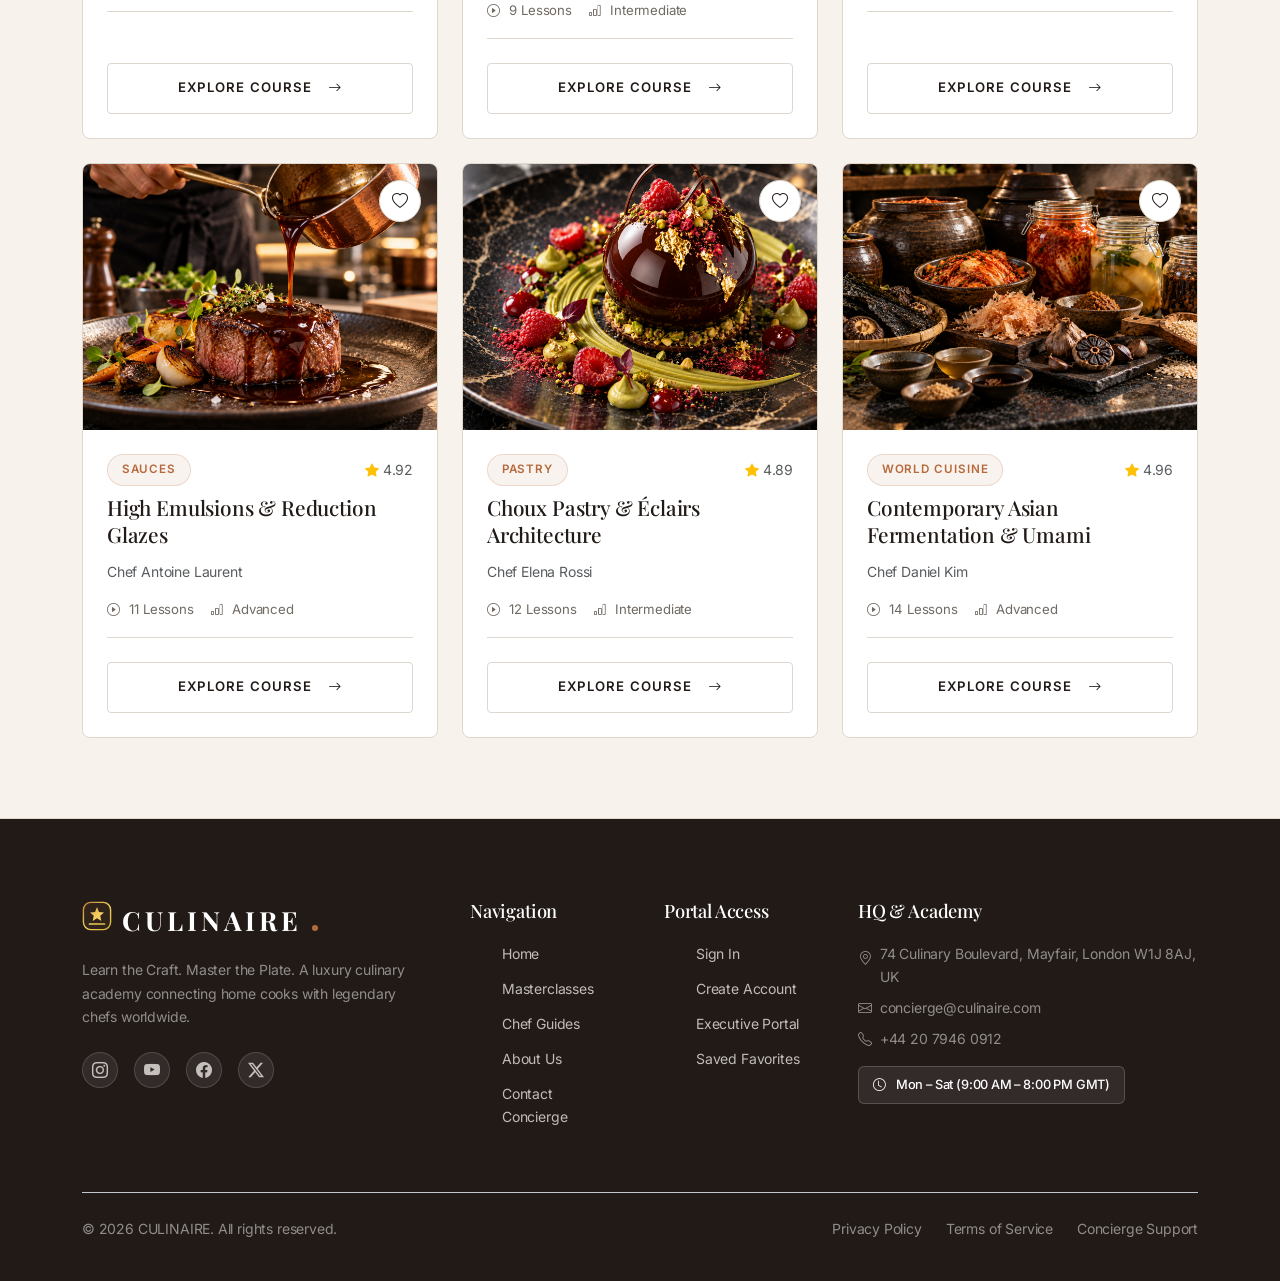
<file: masterclasses.html>
<!DOCTYPE html>
<html lang="en" data-theme="light">
<head>
  <meta charset="UTF-8">
  <meta name="viewport" content="width=device-width, initial-scale=1.0">
  <title>Masterclasses — CULINAIRE</title>
  <meta name="description" content="Explore masterclasses from world-renowned chefs. Learn cooking techniques, sauces, world cuisine, and modern pastry.">
  <link rel="icon" type="image/svg+xml" href="assets/images/favicon.svg">

  <link href="https://cdn.jsdelivr.net/npm/bootstrap@5.3.2/dist/css/bootstrap.min.css" rel="stylesheet">
  <link href="https://cdn.jsdelivr.net/npm/bootstrap-icons@1.11.1/font/bootstrap-icons.css" rel="stylesheet">
  <link rel="stylesheet" href="assets/css/style.css">
</head>
<body class="has-navbar-internal">

  <!-- INTERNAL NAVBAR -->
  <nav class="culinaire-navbar navbar-internal px-3 px-lg-5">
    <div class="container-fluid d-flex align-items-center justify-content-between">
      <a href="index.html" class="brand-logo me-xl-3">
        <span class="brand-logo-text">CULINAIRE</span>
        <span class="brand-accent-dot"></span>
      </a>

      <div class="d-none d-xl-flex align-items-center gap-2 gap-xl-4">
        <a href="index.html" class="nav-link-custom">Home</a>
        <a href="masterclasses.html" class="nav-link-custom active">Masterclasses</a>
        <a href="recipes.html" class="nav-link-custom">Chef Guides</a>
        <a href="about.html" class="nav-link-custom">About</a>
        <a href="contact.html" class="nav-link-custom">Contact</a>
      </div>

      <div class="d-flex align-items-center gap-2 gap-sm-3">
        <button class="btn-icon search-trigger-btn d-none d-xl-inline-flex" aria-label="Search"><i class="bi bi-search"></i></button>
        <button class="btn-icon favorites-trigger-btn d-none d-xl-inline-flex" aria-label="Favorites"><i class="bi bi-heart"></i></button>
        <button class="btn-icon auth-trigger-btn d-none d-xl-inline-flex" aria-label="Sign In / Account"><i class="bi bi-person"></i></button>
        <a href="dashboard.html" class="btn-culinaire btn-culinaire-accent py-2 px-3 text-uppercase d-none d-xl-inline-flex">
          <i class="bi bi-speedometer2 me-1"></i> DASHBOARD
        </a>
        <div class="auth-nav-slot d-none d-xl-inline-block"></div>
        <button class="hamburger-btn d-xl-none" aria-label="Toggle Navigation"><span class="hamburger-line"></span><span class="hamburger-line"></span><span class="hamburger-line"></span></button>
      </div>
    </div>
  </nav>

  <!-- MOBILE NAVIGATION DRAWER -->
  <div class="mobile-nav-backdrop"></div>
  <div class="mobile-nav-panel">
    <div class="mobile-nav-header">
      <span class="brand-logo fs-4">CULINAIRE <span class="brand-accent-dot"></span></span>
      <button class="btn-close mobile-nav-close" aria-label="Close"></button>
    </div>

    <!-- Quick Actions Bar inside Hamburger Drawer -->
    <div class="mobile-nav-quick-actions">
      <button class="mobile-nav-action-btn search-trigger-btn" aria-label="Search">
        <i class="bi bi-search"></i>
        <span>Search</span>
      </button>
      <button class="mobile-nav-action-btn favorites-trigger-btn" aria-label="Favorites">
        <i class="bi bi-heart"></i>
        <span>Favorites</span>
      </button>
      <button class="mobile-nav-action-btn auth-trigger-btn" aria-label="Sign In / Account">
        <i class="bi bi-person"></i>
        <span>Account</span>
      </button>
    </div>

    <ul class="mobile-nav-links">
      <li><a href="index.html" class="mobile-nav-link">Home <i class="bi bi-arrow-right"></i></a></li>
      <li><a href="masterclasses.html" class="mobile-nav-link fw-bold">Masterclasses <i class="bi bi-arrow-right"></i></a></li>
      <li><a href="recipes.html" class="mobile-nav-link">Chef Guides <i class="bi bi-arrow-right"></i></a></li>
      <li><a href="about.html" class="mobile-nav-link">About <i class="bi bi-arrow-right"></i></a></li>
      <li><a href="contact.html" class="mobile-nav-link">Contact <i class="bi bi-arrow-right"></i></a></li>
    </ul>

    <!-- Bottom CTA inside Drawer -->
    <div class="mt-auto pt-4 border-top">
      <a href="dashboard.html" class="btn-culinaire btn-culinaire-accent w-100 py-3 text-uppercase text-center d-flex align-items-center justify-content-center gap-2 font-heading tracking-wider">
        <i class="bi bi-speedometer2"></i> DASHBOARD PORTAL
      </a>
    </div>
  </div>



  <!-- HEADER BANNER -->
  <header class="section-padding bg-surface">
    <div class="container text-center">
      <span class="text-overline">Structured Academy</span>
      <h1 class="heading-editorial">Masterclasses</h1>
      <p class="subtitle-editorial mx-auto">Structured culinary education from preparation to presentation.</p>
    </div>
  </header>

  <!-- DISCOVERY INTERFACE -->
  <section class="section-padding">
    <div class="container">
      <!-- Filter Category Bar -->
      <div class="d-flex flex-wrap align-items-center justify-content-center gap-2 mb-5">
        <button class="btn-culinaire btn-culinaire-primary category-filter-btn active" data-category="All">All</button>
        <button class="btn-culinaire btn-culinaire-outline category-filter-btn" data-category="Cooking Fundamentals">Cooking Fundamentals</button>
        <button class="btn-culinaire btn-culinaire-outline category-filter-btn" data-category="World Cuisine">World Cuisine</button>
        <button class="btn-culinaire btn-culinaire-outline category-filter-btn" data-category="Pastry">Pastry</button>
        <button class="btn-culinaire btn-culinaire-outline category-filter-btn" data-category="Sauces">Sauces</button>
      </div>

      <!-- Masterclasses Grid -->
      <div class="row g-4 justify-content-center" id="masterclass-grid-container">
        <!-- Card 1 -->
        <div class="col-md-6 col-lg-4">
          <div class="card-culinaire card-hover-tilt revealed">
            <div class="card-img-wrapper">
              <img src="assets/images/masterclass_indian.jpg" alt="Modern Indian Cuisine" loading="lazy">
              <button class="btn-icon fav-toggle-btn position-absolute top-0 end-0 m-3" data-type="masterclass" data-id="mc-modern-indian">
                <i class="bi bi-heart"></i>
              </button>
            </div>
            <div class="card-body-custom">
              <div class="d-flex justify-content-between align-items-center mb-2">
                <span class="badge-editorial">World Cuisine</span>
                <span class="text-muted small"><i class="bi bi-star-fill text-warning me-1"></i>4.9</span>
              </div>
              <h3 class="card-title-custom"><a href="masterclass-detail.html?id=mc-modern-indian">Modern Indian Cuisine</a></h3>
              <p class="text-muted small mb-3">Chef Arjun Rao</p>
              <div class="card-meta-list">
                <span class="card-meta-item"><i class="bi bi-play-circle me-1"></i>12 Lessons</span>
                <span class="card-meta-item"><i class="bi bi-bar-chart me-1"></i>Intermediate</span>
              </div>
              <div class="card-footer-custom">
                <a href="masterclass-detail.html?id=mc-modern-indian" class="btn-culinaire btn-culinaire-outline btn-sm w-100">
                  EXPLORE COURSE <i class="bi bi-arrow-right ms-1"></i>
                </a>
              </div>
            </div>
          </div>
        </div>

        <!-- Card 2 -->
        <div class="col-md-6 col-lg-4">
          <div class="card-culinaire card-hover-tilt revealed">
            <div class="card-img-wrapper">
              <img src="assets/images/masterclass_sauces.jpg" alt="French Sauce Fundamentals" loading="lazy">
              <button class="btn-icon fav-toggle-btn position-absolute top-0 end-0 m-3" data-type="masterclass" data-id="mc-french-sauces">
                <i class="bi bi-heart"></i>
              </button>
            </div>
            <div class="card-body-custom">
              <div class="d-flex justify-content-between align-items-center mb-2">
                <span class="badge-editorial">Sauces</span>
                <span class="text-muted small"><i class="bi bi-star-fill text-warning me-1"></i>4.9</span>
              </div>
              <h3 class="card-title-custom"><a href="masterclass-detail.html?id=mc-french-sauces">French Sauce Fundamentals</a></h3>
              <p class="text-muted small mb-3">Chef Antoine Laurent</p>
              <div class="card-meta-list">
                <span class="card-meta-item"><i class="bi bi-play-circle me-1"></i>8 Lessons</span>
                <span class="card-meta-item"><i class="bi bi-bar-chart me-1"></i>Beginner</span>
              </div>
              <div class="card-footer-custom">
                <a href="masterclass-detail.html?id=mc-french-sauces" class="btn-culinaire btn-culinaire-outline btn-sm w-100">
                  EXPLORE COURSE <i class="bi bi-arrow-right ms-1"></i>
                </a>
              </div>
            </div>
          </div>
        </div>

        <!-- Card 3 -->
        <div class="col-md-6 col-lg-4">
          <div class="card-culinaire card-hover-tilt revealed">
            <div class="card-img-wrapper">
              <img src="assets/images/masterclass_pasta.jpg" alt="Artisan Pasta from Scratch" loading="lazy">
              <button class="btn-icon fav-toggle-btn position-absolute top-0 end-0 m-3" data-type="masterclass" data-id="mc-artisan-pasta">
                <i class="bi bi-heart"></i>
              </button>
            </div>
            <div class="card-body-custom">
              <div class="d-flex justify-content-between align-items-center mb-2">
                <span class="badge-editorial">Cooking Fundamentals</span>
                <span class="text-muted small"><i class="bi bi-star-fill text-warning me-1"></i>5.0</span>
              </div>
              <h3 class="card-title-custom"><a href="masterclass-detail.html?id=mc-artisan-pasta">Artisan Pasta from Scratch</a></h3>
              <p class="text-muted small mb-3">Chef Sofia Moretti</p>
              <div class="card-meta-list">
                <span class="card-meta-item"><i class="bi bi-play-circle me-1"></i>10 Lessons</span>
                <span class="card-meta-item"><i class="bi bi-bar-chart me-1"></i>Intermediate</span>
              </div>
              <div class="card-footer-custom">
                <a href="masterclass-detail.html?id=mc-artisan-pasta" class="btn-culinaire btn-culinaire-outline btn-sm w-100">
                  EXPLORE COURSE <i class="bi bi-arrow-right ms-1"></i>
                </a>
              </div>
            </div>
          </div>
        </div>

        <!-- Card 4 -->
        <div class="col-md-6 col-lg-4">
          <div class="card-culinaire card-hover-tilt revealed">
            <div class="card-img-wrapper">
              <img src="assets/images/masterclass_pastry.jpg" alt="The Modern Pastry Kitchen" loading="lazy">
              <button class="btn-icon fav-toggle-btn position-absolute top-0 end-0 m-3" data-type="masterclass" data-id="mc-modern-pastry">
                <i class="bi bi-heart"></i>
              </button>
            </div>
            <div class="card-body-custom">
              <div class="d-flex justify-content-between align-items-center mb-2">
                <span class="badge-editorial">Pastry</span>
                <span class="text-muted small"><i class="bi bi-star-fill text-warning me-1"></i>4.9</span>
              </div>
              <h3 class="card-title-custom"><a href="masterclass-detail.html?id=mc-modern-pastry">The Modern Pastry Kitchen</a></h3>
              <p class="text-muted small mb-3">Chef Elena Rossi</p>
              <div class="card-meta-list">
                <span class="card-meta-item"><i class="bi bi-play-circle me-1"></i>14 Lessons</span>
                <span class="card-meta-item"><i class="bi bi-bar-chart me-1"></i>Advanced</span>
              </div>
              <div class="card-footer-custom">
                <a href="masterclass-detail.html?id=mc-modern-pastry" class="btn-culinaire btn-culinaire-outline btn-sm w-100">
                  EXPLORE COURSE <i class="bi bi-arrow-right ms-1"></i>
                </a>
              </div>
            </div>
          </div>
        </div>

        <!-- Card 5 -->
        <div class="col-md-6 col-lg-4">
          <div class="card-culinaire card-hover-tilt revealed">
            <div class="card-img-wrapper">
              <img src="assets/images/masterclass_sourdough.jpg" alt="Artisan Sourdough" loading="lazy">
              <button class="btn-icon fav-toggle-btn position-absolute top-0 end-0 m-3" data-type="masterclass" data-id="mc-sourdough-craft">
                <i class="bi bi-heart"></i>
              </button>
            </div>
            <div class="card-body-custom">
              <div class="d-flex justify-content-between align-items-center mb-2">
                <span class="badge-editorial">Cooking Fundamentals</span>
                <span class="text-muted small"><i class="bi bi-star-fill text-warning me-1"></i>4.95</span>
              </div>
              <h3 class="card-title-custom"><a href="masterclass-detail.html?id=mc-sourdough-craft">Artisan Sourdough & Ancient Grains</a></h3>
              <p class="text-muted small mb-3">Chef Sofia Moretti</p>
              <div class="card-meta-list">
                <span class="card-meta-item"><i class="bi bi-play-circle me-1"></i>9 Lessons</span>
                <span class="card-meta-item"><i class="bi bi-bar-chart me-1"></i>Intermediate</span>
              </div>
              <div class="card-footer-custom">
                <a href="masterclass-detail.html?id=mc-sourdough-craft" class="btn-culinaire btn-culinaire-outline btn-sm w-100">
                  EXPLORE COURSE <i class="bi bi-arrow-right ms-1"></i>
                </a>
              </div>
            </div>
          </div>
        </div>

        <!-- Card 6 -->
        <div class="col-md-6 col-lg-4">
          <div class="card-culinaire card-hover-tilt revealed">
            <div class="card-img-wrapper">
              <img src="assets/images/masterclass_sushi.jpg" alt="Edomae Sushi & Knife Mastery" loading="lazy">
              <button class="btn-icon fav-toggle-btn position-absolute top-0 end-0 m-3" data-type="masterclass" data-id="mc-sushi-mastery">
                <i class="bi bi-heart"></i>
              </button>
            </div>
            <div class="card-body-custom">
              <div class="d-flex justify-content-between align-items-center mb-2">
                <span class="badge-editorial">World Cuisine</span>
                <span class="text-muted small"><i class="bi bi-star-fill text-warning me-1"></i>4.98</span>
              </div>
              <h3 class="card-title-custom"><a href="masterclass-detail.html?id=mc-sushi-mastery">Edomae Sushi & Knife Mastery</a></h3>
              <p class="text-muted small mb-3">Chef Daniel Kim</p>
              <div class="card-meta-list">
                <span class="card-meta-item"><i class="bi bi-play-circle me-1"></i>16 Lessons</span>
                <span class="card-meta-item"><i class="bi bi-bar-chart me-1"></i>Advanced</span>
              </div>
              <div class="card-footer-custom">
                <a href="masterclass-detail.html?id=mc-sushi-mastery" class="btn-culinaire btn-culinaire-outline btn-sm w-100">
                  EXPLORE COURSE <i class="bi bi-arrow-right ms-1"></i>
                </a>
              </div>
            </div>
          </div>
        </div>

        <!-- Card 7 -->
        <div class="col-md-6 col-lg-4">
          <div class="card-culinaire card-hover-tilt revealed">
            <div class="card-img-wrapper">
              <img src="assets/images/masterclass_glazes.jpg" alt="High Emulsions & Reduction Glazes" loading="lazy">
              <button class="btn-icon fav-toggle-btn position-absolute top-0 end-0 m-3" data-type="masterclass" data-id="mc-emulsions-glazes">
                <i class="bi bi-heart"></i>
              </button>
            </div>
            <div class="card-body-custom">
              <div class="d-flex justify-content-between align-items-center mb-2">
                <span class="badge-editorial">Sauces</span>
                <span class="text-muted small"><i class="bi bi-star-fill text-warning me-1"></i>4.92</span>
              </div>
              <h3 class="card-title-custom"><a href="masterclass-detail.html?id=mc-emulsions-glazes">High Emulsions & Reduction Glazes</a></h3>
              <p class="text-muted small mb-3">Chef Antoine Laurent</p>
              <div class="card-meta-list">
                <span class="card-meta-item"><i class="bi bi-play-circle me-1"></i>11 Lessons</span>
                <span class="card-meta-item"><i class="bi bi-bar-chart me-1"></i>Advanced</span>
              </div>
              <div class="card-footer-custom">
                <a href="masterclass-detail.html?id=mc-emulsions-glazes" class="btn-culinaire btn-culinaire-outline btn-sm w-100">
                  EXPLORE COURSE <i class="bi bi-arrow-right ms-1"></i>
                </a>
              </div>
            </div>
          </div>
        </div>

        <!-- Card 8 -->
        <div class="col-md-6 col-lg-4">
          <div class="card-culinaire card-hover-tilt revealed">
            <div class="card-img-wrapper">
              <img src="assets/images/masterclass_pastry.jpg" alt="Choux Pastry & Éclairs Architecture" loading="lazy">
              <button class="btn-icon fav-toggle-btn position-absolute top-0 end-0 m-3" data-type="masterclass" data-id="mc-choux-pastry">
                <i class="bi bi-heart"></i>
              </button>
            </div>
            <div class="card-body-custom">
              <div class="d-flex justify-content-between align-items-center mb-2">
                <span class="badge-editorial">Pastry</span>
                <span class="text-muted small"><i class="bi bi-star-fill text-warning me-1"></i>4.89</span>
              </div>
              <h3 class="card-title-custom"><a href="masterclass-detail.html?id=mc-choux-pastry">Choux Pastry & Éclairs Architecture</a></h3>
              <p class="text-muted small mb-3">Chef Elena Rossi</p>
              <div class="card-meta-list">
                <span class="card-meta-item"><i class="bi bi-play-circle me-1"></i>12 Lessons</span>
                <span class="card-meta-item"><i class="bi bi-bar-chart me-1"></i>Intermediate</span>
              </div>
              <div class="card-footer-custom">
                <a href="masterclass-detail.html?id=mc-choux-pastry" class="btn-culinaire btn-culinaire-outline btn-sm w-100">
                  EXPLORE COURSE <i class="bi bi-arrow-right ms-1"></i>
                </a>
              </div>
            </div>
          </div>
        </div>

        <!-- Card 9 -->
        <div class="col-md-6 col-lg-4">
          <div class="card-culinaire card-hover-tilt revealed">
            <div class="card-img-wrapper">
              <img src="assets/images/masterclass_fermentation.jpg" alt="Contemporary Asian Fermentation & Umami" loading="lazy">
              <button class="btn-icon fav-toggle-btn position-absolute top-0 end-0 m-3" data-type="masterclass" data-id="mc-asian-fermentation">
                <i class="bi bi-heart"></i>
              </button>
            </div>
            <div class="card-body-custom">
              <div class="d-flex justify-content-between align-items-center mb-2">
                <span class="badge-editorial">World Cuisine</span>
                <span class="text-muted small"><i class="bi bi-star-fill text-warning me-1"></i>4.96</span>
              </div>
              <h3 class="card-title-custom"><a href="masterclass-detail.html?id=mc-asian-fermentation">Contemporary Asian Fermentation & Umami</a></h3>
              <p class="text-muted small mb-3">Chef Daniel Kim</p>
              <div class="card-meta-list">
                <span class="card-meta-item"><i class="bi bi-play-circle me-1"></i>14 Lessons</span>
                <span class="card-meta-item"><i class="bi bi-bar-chart me-1"></i>Advanced</span>
              </div>
              <div class="card-footer-custom">
                <a href="masterclass-detail.html?id=mc-asian-fermentation" class="btn-culinaire btn-culinaire-outline btn-sm w-100">
                  EXPLORE COURSE <i class="bi bi-arrow-right ms-1"></i>
                </a>
              </div>
            </div>
          </div>
        </div>
      </div>
    </div>
  </section>

  <!-- GLOBAL FOOTER -->
  <footer class="footer-editorial">
    <div class="container">
      <div class="row g-4 g-lg-5 mb-5 align-items-start">
        <!-- Col 1: Brand & Bio -->
        <div class="col-lg-4">
          <a href="index.html" class="brand-logo text-white mb-3 d-inline-block">
            CULINAIRE <span class="brand-accent-dot"></span>
          </a>
          <p class="text-white-50 small pe-lg-3 mb-4">
            Learn the Craft. Master the Plate. A luxury culinary academy connecting home cooks with legendary chefs worldwide.
          </p>
          <div class="d-flex gap-3 text-white-50">
            <a href="#" class="footer-social-link"><i class="bi bi-instagram"></i></a>
            <a href="#" class="footer-social-link"><i class="bi bi-youtube"></i></a>
            <a href="#" class="footer-social-link"><i class="bi bi-facebook"></i></a>
            <a href="#" class="footer-social-link"><i class="bi bi-twitter-x"></i></a>
          </div>
        </div>

        <!-- Col 2: Navigation -->
        <div class="col-6 col-lg-2">
          <h5 class="footer-title">Navigation</h5>
          <ul class="footer-links-list">
            <li><a href="index.html">Home</a></li>
            <li><a href="masterclasses.html">Masterclasses</a></li>
            <li><a href="recipes.html">Chef Guides</a></li>
            <li><a href="about.html">About Us</a></li>
            <li><a href="contact.html">Contact Concierge</a></li>
          </ul>
        </div>

        <!-- Col 3: Portal Access -->
        <div class="col-6 col-lg-2">
          <h5 class="footer-title">Portal Access</h5>
          <ul class="footer-links-list">
            <li><a href="#" class="auth-trigger-btn">Sign In</a></li>
            <li><a href="#" class="auth-trigger-btn">Create Account</a></li>
            <li><a href="#" class="open-dashboard-btn">Executive Portal</a></li>
            <li><a href="#" class="open-favorites-modal">Saved Favorites</a></li>
          </ul>
        </div>

        <!-- Col 4: HQ & Academy -->
        <div class="col-lg-4">
          <h5 class="footer-title">HQ & Academy</h5>
          <ul class="footer-contact-list list-unstyled small text-white-50 mb-0">
            <li class="mb-2 d-flex align-items-start">
              <i class="bi bi-geo-alt text-accent me-2 mt-1"></i>
              <span>74 Culinary Boulevard, Mayfair, London W1J 8AJ, UK</span>
            </li>
            <li class="mb-2 d-flex align-items-center">
              <i class="bi bi-envelope text-accent me-2"></i>
              <a href="mailto:concierge@culinaire.com" class="text-white-50 text-decoration-none">concierge@culinaire.com</a>
            </li>
            <li class="mb-3 d-flex align-items-center">
              <i class="bi bi-telephone text-accent me-2"></i>
              <span>+44 20 7946 0912</span>
            </li>
          </ul>
          <span class="footer-hours-badge">
            <i class="bi bi-clock me-1 text-accent"></i> Mon – Sat (9:00 AM – 8:00 PM GMT)
          </span>
        </div>
      </div>

      <!-- Bottom Bar -->
      <div class="pt-4 border-top border-secondary-subtle d-flex flex-column flex-sm-row justify-content-between align-items-center gap-3">
        <p class="small text-white-50 mb-0">© 2026 CULINAIRE. All rights reserved.</p>
        <div class="d-flex gap-4 small text-white-50">
          <a href="about.html" class="text-white-50 text-decoration-none">Privacy Policy</a>
          <a href="about.html" class="text-white-50 text-decoration-none">Terms of Service</a>
          <a href="contact.html" class="text-white-50 text-decoration-none">Concierge Support</a>
        </div>
      </div>
    </div>
  </footer>

  <script src="https://cdn.jsdelivr.net/npm/bootstrap@5.3.2/dist/js/bootstrap.bundle.min.js"></script>
  <script src="assets/js/main.js"></script>
</body>
</html>
</file>
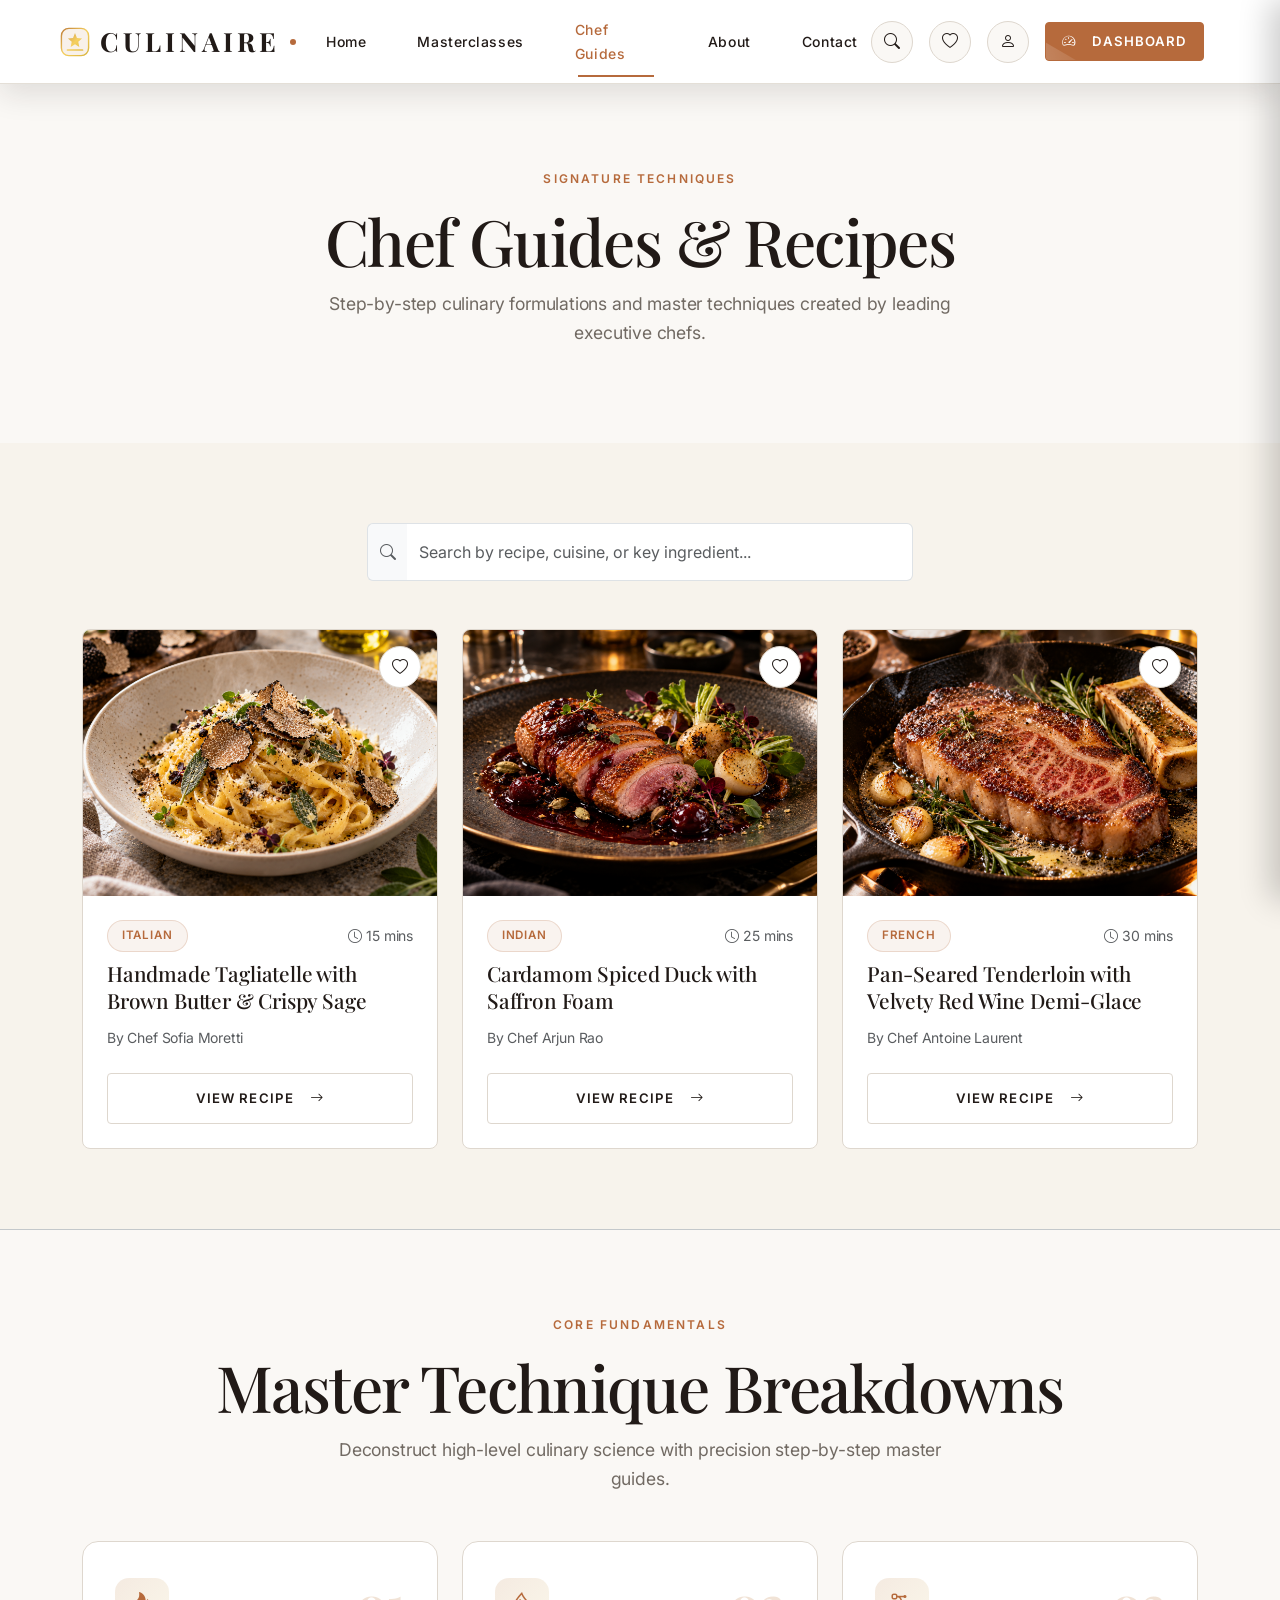
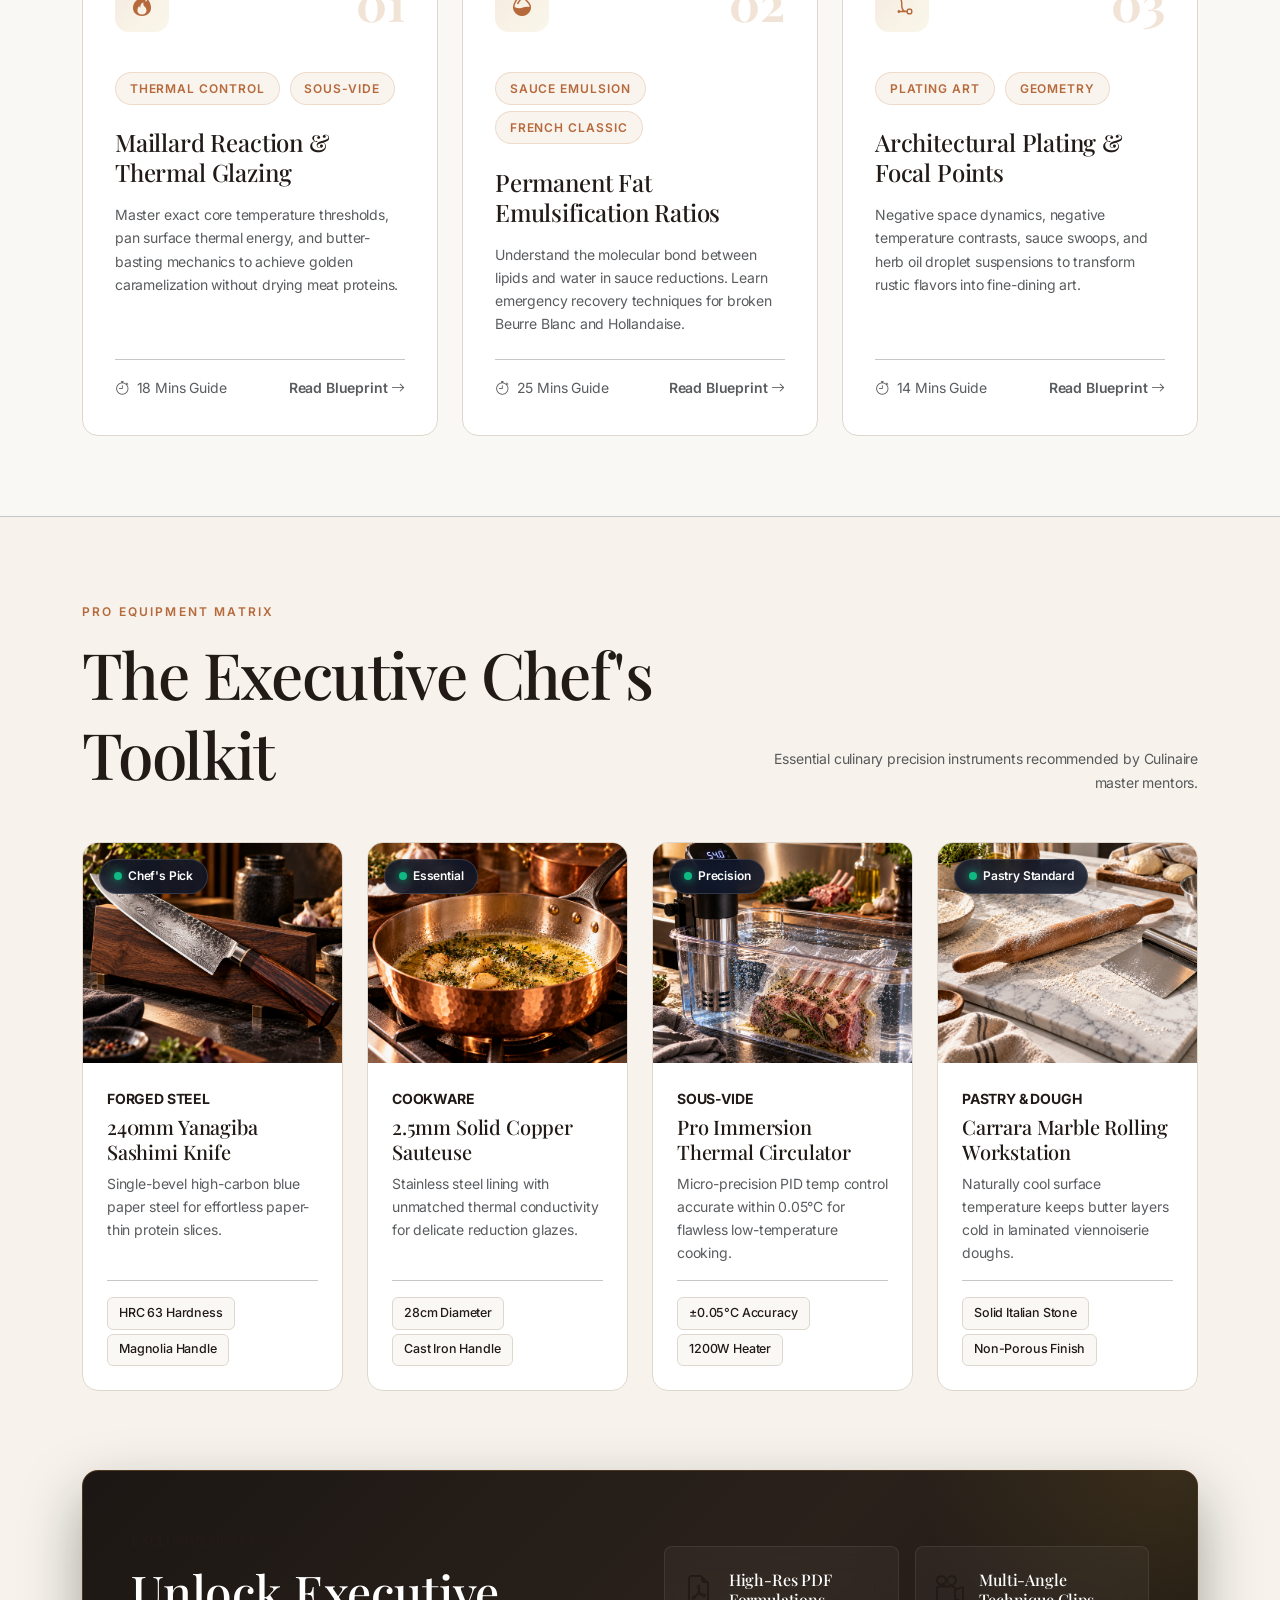
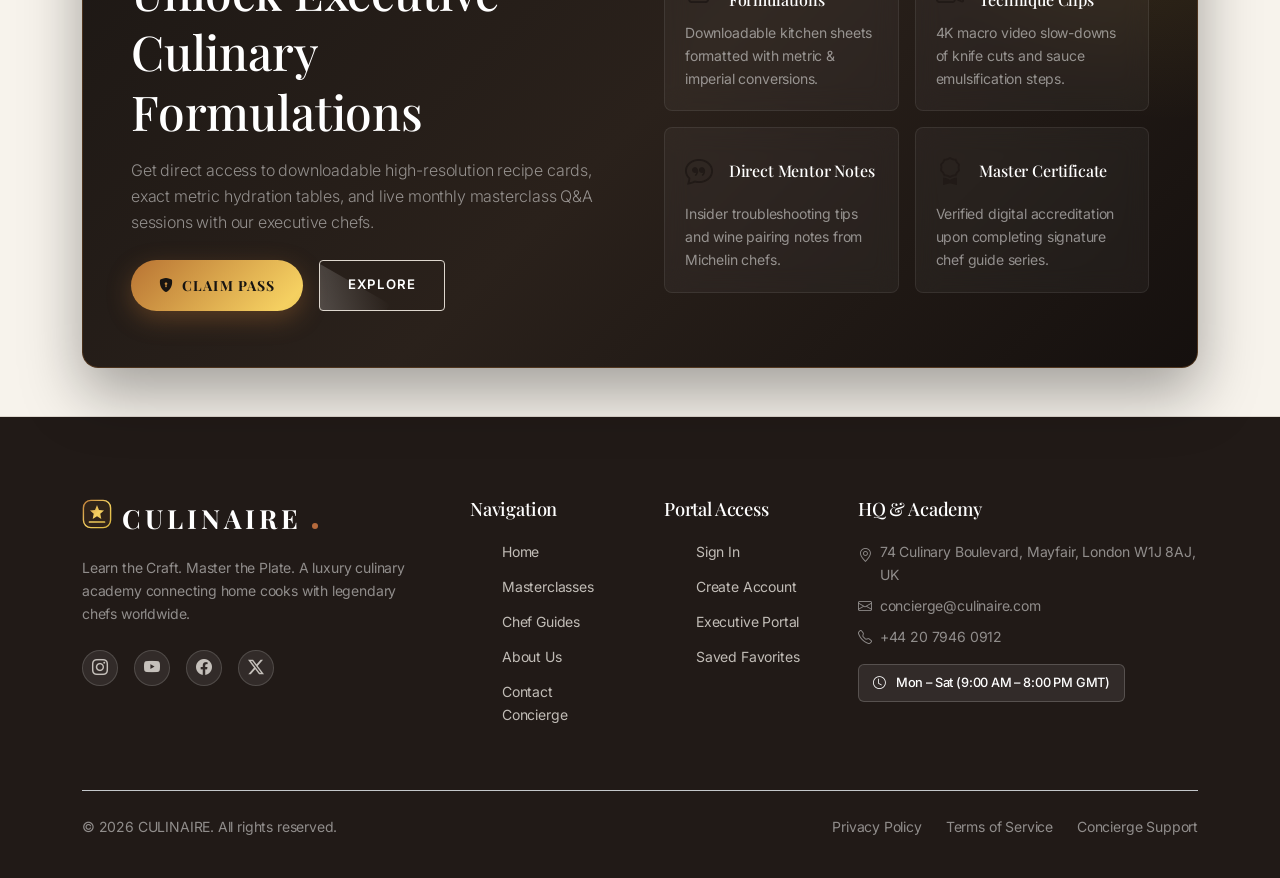
<file: recipes.html>
<!DOCTYPE html>
<html lang="en" data-theme="light">
<head>
  <meta charset="UTF-8">
  <meta name="viewport" content="width=device-width, initial-scale=1.0">
  <title>Chef Guides & Signature Recipes — CULINAIRE</title>
  <meta name="description" content="Explore signature chef-led recipes, technique breakdowns, and step-by-step culinary guides from world-class chefs.">
  <link rel="icon" type="image/svg+xml" href="assets/images/favicon.svg">

  <link href="https://cdn.jsdelivr.net/npm/bootstrap@5.3.2/dist/css/bootstrap.min.css" rel="stylesheet">
  <link href="https://cdn.jsdelivr.net/npm/bootstrap-icons@1.11.1/font/bootstrap-icons.css" rel="stylesheet">
  <link rel="stylesheet" href="assets/css/style.css">
</head>
<body class="has-navbar-internal">

  <!-- INTERNAL NAVBAR -->
  <nav class="culinaire-navbar navbar-internal px-3 px-lg-5">
    <div class="container-fluid d-flex align-items-center justify-content-between">
      <a href="index.html" class="brand-logo me-xl-3">
        <span class="brand-logo-text">CULINAIRE</span>
        <span class="brand-accent-dot"></span>
      </a>

      <div class="d-none d-xl-flex align-items-center gap-2 gap-xl-4">
        <a href="index.html" class="nav-link-custom">Home</a>
        <a href="masterclasses.html" class="nav-link-custom">Masterclasses</a>
        <a href="recipes.html" class="nav-link-custom active">Chef Guides</a>
        <a href="about.html" class="nav-link-custom">About</a>
        <a href="contact.html" class="nav-link-custom">Contact</a>
      </div>

      <div class="d-flex align-items-center gap-2 gap-sm-3">
        <button class="btn-icon search-trigger-btn d-none d-xl-inline-flex" aria-label="Search"><i class="bi bi-search"></i></button>
        <button class="btn-icon favorites-trigger-btn d-none d-xl-inline-flex" aria-label="Favorites"><i class="bi bi-heart"></i></button>
        <button class="btn-icon auth-trigger-btn d-none d-xl-inline-flex" aria-label="Sign In / Account"><i class="bi bi-person"></i></button>
        <a href="dashboard.html" class="btn-culinaire btn-culinaire-accent py-2 px-3 text-uppercase d-none d-xl-inline-flex">
          <i class="bi bi-speedometer2 me-1"></i> DASHBOARD
        </a>
        <div class="auth-nav-slot d-none d-xl-inline-block"></div>
        <button class="hamburger-btn d-xl-none" aria-label="Toggle Navigation"><span class="hamburger-line"></span><span class="hamburger-line"></span><span class="hamburger-line"></span></button>
      </div>
    </div>
  </nav>

  <!-- MOBILE NAVIGATION DRAWER -->
  <div class="mobile-nav-backdrop"></div>
  <div class="mobile-nav-panel">
    <div class="mobile-nav-header">
      <span class="brand-logo fs-4">CULINAIRE <span class="brand-accent-dot"></span></span>
      <button class="btn-close mobile-nav-close" aria-label="Close"></button>
    </div>

    <!-- Quick Actions Bar inside Hamburger Drawer -->
    <div class="mobile-nav-quick-actions">
      <button class="mobile-nav-action-btn search-trigger-btn" aria-label="Search">
        <i class="bi bi-search"></i>
        <span>Search</span>
      </button>
      <button class="mobile-nav-action-btn favorites-trigger-btn" aria-label="Favorites">
        <i class="bi bi-heart"></i>
        <span>Favorites</span>
      </button>
      <button class="mobile-nav-action-btn auth-trigger-btn" aria-label="Sign In / Account">
        <i class="bi bi-person"></i>
        <span>Account</span>
      </button>
    </div>

    <ul class="mobile-nav-links">
      <li><a href="index.html" class="mobile-nav-link">Home <i class="bi bi-arrow-right"></i></a></li>
      <li><a href="masterclasses.html" class="mobile-nav-link">Masterclasses <i class="bi bi-arrow-right"></i></a></li>
      <li><a href="recipes.html" class="mobile-nav-link fw-bold">Chef Guides <i class="bi bi-arrow-right"></i></a></li>
      <li><a href="about.html" class="mobile-nav-link">About <i class="bi bi-arrow-right"></i></a></li>
      <li><a href="contact.html" class="mobile-nav-link">Contact <i class="bi bi-arrow-right"></i></a></li>
    </ul>

    <!-- Bottom CTA inside Drawer -->
    <div class="mt-auto pt-4 border-top">
      <a href="dashboard.html" class="btn-culinaire btn-culinaire-accent w-100 py-3 text-uppercase text-center d-flex align-items-center justify-content-center gap-2 font-heading tracking-wider">
        <i class="bi bi-speedometer2"></i> DASHBOARD PORTAL
      </a>
    </div>
  </div>

  <!-- HEADER BANNER -->
  <header class="section-padding bg-surface">
    <div class="container text-center">
      <span class="text-overline">Signature Techniques</span>
      <h1 class="heading-editorial">Chef Guides & Recipes</h1>
      <p class="subtitle-editorial mx-auto">Step-by-step culinary formulations and master techniques created by leading executive chefs.</p>
    </div>
  </header>

  <!-- DISCOVERY SECTION -->
  <section class="section-padding">
    <div class="container">
      <!-- Search Input -->
      <div class="row justify-content-center mb-5">
        <div class="col-md-8 col-lg-6">
          <div class="input-group">
            <span class="input-group-text bg-card-bg border-end-0"><i class="bi bi-search text-muted"></i></span>
            <input type="text" id="recipe-search-input" class="form-control bg-card-bg border-start-0 py-3" placeholder="Search by recipe, cuisine, or key ingredient...">
          </div>
        </div>
      </div>

      <!-- Recipes Grid -->
      <div class="row g-4 justify-content-center" id="recipes-grid-container">
        <!-- Static pre-rendered fallback cards -->
        <div class="col-md-6 col-lg-4">
          <div class="card-culinaire card-hover-tilt revealed">
            <div class="card-img-wrapper">
              <img src="assets/images/recipe_tagliatelle.jpg" alt="Handmade Tagliatelle" loading="lazy">
              <button class="btn-icon fav-toggle-btn position-absolute top-0 end-0 m-3" data-type="recipe" data-id="rec-tagliatelle-sage">
                <i class="bi bi-heart"></i>
              </button>
            </div>
            <div class="card-body-custom">
              <div class="d-flex justify-content-between align-items-center mb-2">
                <span class="badge-editorial">Italian</span>
                <span class="text-muted small"><i class="bi bi-clock me-1"></i>15 mins</span>
              </div>
              <h3 class="card-title-custom"><a href="#">Handmade Tagliatelle with Brown Butter & Crispy Sage</a></h3>
              <p class="text-muted small mb-3">By Chef Sofia Moretti</p>
              <div class="card-footer-custom">
                <a href="#" class="btn-culinaire btn-culinaire-outline btn-sm w-100">
                  VIEW RECIPE <i class="bi bi-arrow-right ms-1"></i>
                </a>
              </div>
            </div>
          </div>
        </div>

        <div class="col-md-6 col-lg-4">
          <div class="card-culinaire card-hover-tilt revealed">
            <div class="card-img-wrapper">
              <img src="assets/images/recipe_duck.jpg" alt="Cardamom Spiced Duck" loading="lazy">
              <button class="btn-icon fav-toggle-btn position-absolute top-0 end-0 m-3" data-type="recipe" data-id="rec-spiced-lamb">
                <i class="bi bi-heart"></i>
              </button>
            </div>
            <div class="card-body-custom">
              <div class="d-flex justify-content-between align-items-center mb-2">
                <span class="badge-editorial">Indian</span>
                <span class="text-muted small"><i class="bi bi-clock me-1"></i>25 mins</span>
              </div>
              <h3 class="card-title-custom"><a href="#">Cardamom Spiced Duck with Saffron Foam</a></h3>
              <p class="text-muted small mb-3">By Chef Arjun Rao</p>
              <div class="card-footer-custom">
                <a href="#" class="btn-culinaire btn-culinaire-outline btn-sm w-100">
                  VIEW RECIPE <i class="bi bi-arrow-right ms-1"></i>
                </a>
              </div>
            </div>
          </div>
        </div>
      </div>
    </div>
  </section>

  <!-- NEW SECTION 1: MASTER TECHNIQUE BREAKDOWNS -->
  <section class="section-padding bg-surface border-top border-bottom border-secondary-subtle">
    <div class="container">
      <div class="text-center mb-5">
        <span class="text-overline">Core Fundamentals</span>
        <h2 class="heading-editorial">Master Technique Breakdowns</h2>
        <p class="subtitle-editorial mx-auto">Deconstruct high-level culinary science with precision step-by-step master guides.</p>
      </div>

      <div class="row g-4 justify-content-center">
        <!-- Technique 1 -->
        <div class="col-md-6 col-lg-4">
          <div class="technique-card-luxury card-hover-tilt revealed">
            <div class="d-flex justify-content-between align-items-start mb-3">
              <div class="technique-icon-wrapper">
                <i class="bi bi-fire"></i>
              </div>
              <span class="technique-step-num">01</span>
            </div>
            <div class="mb-3">
              <span class="technique-pill">Thermal Control</span>
              <span class="technique-pill">Sous-Vide</span>
            </div>
            <h3 class="h4 font-heading mb-3">Maillard Reaction & Thermal Glazing</h3>
            <p class="text-muted small mb-4">
              Master exact core temperature thresholds, pan surface thermal energy, and butter-basting mechanics to achieve golden caramelization without drying meat proteins.
            </p>
            <div class="mt-auto pt-3 border-top border-secondary-subtle d-flex align-items-center justify-content-between text-muted small">
              <span><i class="bi bi-stopwatch me-1 text-accent"></i> 18 Mins Guide</span>
              <a href="#" class="text-accent text-decoration-none fw-semibold">Read Blueprint <i class="bi bi-arrow-right"></i></a>
            </div>
          </div>
        </div>

        <!-- Technique 2 -->
        <div class="col-md-6 col-lg-4">
          <div class="technique-card-luxury card-hover-tilt revealed">
            <div class="d-flex justify-content-between align-items-start mb-3">
              <div class="technique-icon-wrapper">
                <i class="bi bi-droplet-half"></i>
              </div>
              <span class="technique-step-num">02</span>
            </div>
            <div class="mb-3">
              <span class="technique-pill">Sauce Emulsion</span>
              <span class="technique-pill">French Classic</span>
            </div>
            <h3 class="h4 font-heading mb-3">Permanent Fat Emulsification Ratios</h3>
            <p class="text-muted small mb-4">
              Understand the molecular bond between lipids and water in sauce reductions. Learn emergency recovery techniques for broken Beurre Blanc and Hollandaise.
            </p>
            <div class="mt-auto pt-3 border-top border-secondary-subtle d-flex align-items-center justify-content-between text-muted small">
              <span><i class="bi bi-stopwatch me-1 text-accent"></i> 25 Mins Guide</span>
              <a href="#" class="text-accent text-decoration-none fw-semibold">Read Blueprint <i class="bi bi-arrow-right"></i></a>
            </div>
          </div>
        </div>

        <!-- Technique 3 -->
        <div class="col-md-6 col-lg-4">
          <div class="technique-card-luxury card-hover-tilt revealed">
            <div class="d-flex justify-content-between align-items-start mb-3">
              <div class="technique-icon-wrapper">
                <i class="bi bi-bezier2"></i>
              </div>
              <span class="technique-step-num">03</span>
            </div>
            <div class="mb-3">
              <span class="technique-pill">Plating Art</span>
              <span class="technique-pill">Geometry</span>
            </div>
            <h3 class="h4 font-heading mb-3">Architectural Plating & Focal Points</h3>
            <p class="text-muted small mb-4">
              Negative space dynamics, negative temperature contrasts, sauce swoops, and herb oil droplet suspensions to transform rustic flavors into fine-dining art.
            </p>
            <div class="mt-auto pt-3 border-top border-secondary-subtle d-flex align-items-center justify-content-between text-muted small">
              <span><i class="bi bi-stopwatch me-1 text-accent"></i> 14 Mins Guide</span>
              <a href="#" class="text-accent text-decoration-none fw-semibold">Read Blueprint <i class="bi bi-arrow-right"></i></a>
            </div>
          </div>
        </div>
      </div>
    </div>
  </section>

  <!-- NEW SECTION 2: CHEF'S PANTRY & ESSENTIAL EQUIPMENT MATRIX -->
  <section class="section-padding">
    <div class="container">
      <div class="row align-items-end mb-5">
        <div class="col-lg-7 text-center text-lg-start mb-3 mb-lg-0">
          <span class="text-overline">Pro Equipment Matrix</span>
          <h2 class="heading-editorial mb-0">The Executive Chef's Toolkit</h2>
        </div>
        <div class="col-lg-5 text-center text-lg-end">
          <p class="text-muted small mb-0">Essential culinary precision instruments recommended by Culinaire master mentors.</p>
        </div>
      </div>

      <div class="row g-4">
        <!-- Equipment 1 -->
        <div class="col-md-6 col-lg-3">
          <div class="equipment-card-editorial card-hover-tilt revealed">
            <div class="equipment-img-box">
              <img src="assets/images/equipment_knife.jpg" alt="Japanese Chef Knife" loading="lazy">
              <div class="equipment-status-badge">
                <span class="equipment-status-dot"></span> Chef's Pick
              </div>
            </div>
            <div class="card-body-custom d-flex flex-column flex-grow-1">
              <span class="text-accent small fw-bold text-uppercase mb-1">Forged Steel</span>
              <h4 class="h5 font-heading mb-2">240mm Yanagiba Sashimi Knife</h4>
              <p class="text-muted small mb-3">Single-bevel high-carbon blue paper steel for effortless paper-thin protein slices.</p>
              <div class="d-flex flex-wrap gap-1 mt-auto pt-3 border-top border-secondary-subtle">
                <span class="equipment-spec-chip">HRC 63 Hardness</span>
                <span class="equipment-spec-chip">Magnolia Handle</span>
              </div>
            </div>
          </div>
        </div>

        <!-- Equipment 2 -->
        <div class="col-md-6 col-lg-3">
          <div class="equipment-card-editorial card-hover-tilt revealed">
            <div class="equipment-img-box">
              <img src="assets/images/equipment_pan.jpg" alt="Copper Sauteuse Pan" loading="lazy">
              <div class="equipment-status-badge">
                <span class="equipment-status-dot"></span> Essential
              </div>
            </div>
            <div class="card-body-custom d-flex flex-column flex-grow-1">
              <span class="text-accent small fw-bold text-uppercase mb-1">Cookware</span>
              <h4 class="h5 font-heading mb-2">2.5mm Solid Copper Sauteuse</h4>
              <p class="text-muted small mb-3">Stainless steel lining with unmatched thermal conductivity for delicate reduction glazes.</p>
              <div class="d-flex flex-wrap gap-1 mt-auto pt-3 border-top border-secondary-subtle">
                <span class="equipment-spec-chip">28cm Diameter</span>
                <span class="equipment-spec-chip">Cast Iron Handle</span>
              </div>
            </div>
          </div>
        </div>

        <!-- Equipment 3 -->
        <div class="col-md-6 col-lg-3">
          <div class="equipment-card-editorial card-hover-tilt revealed">
            <div class="equipment-img-box">
              <img src="assets/images/equipment_sousvide.jpg" alt="Thermal Immersion Circulator" loading="lazy">
              <div class="equipment-status-badge">
                <span class="equipment-status-dot"></span> Precision
              </div>
            </div>
            <div class="card-body-custom d-flex flex-column flex-grow-1">
              <span class="text-accent small fw-bold text-uppercase mb-1">Sous-Vide</span>
              <h4 class="h5 font-heading mb-2">Pro Immersion Thermal Circulator</h4>
              <p class="text-muted small mb-3">Micro-precision PID temp control accurate within 0.05°C for flawless low-temperature cooking.</p>
              <div class="d-flex flex-wrap gap-1 mt-auto pt-3 border-top border-secondary-subtle">
                <span class="equipment-spec-chip">±0.05°C Accuracy</span>
                <span class="equipment-spec-chip">1200W Heater</span>
              </div>
            </div>
          </div>
        </div>

        <!-- Equipment 4 -->
        <div class="col-md-6 col-lg-3">
          <div class="equipment-card-editorial card-hover-tilt revealed">
            <div class="equipment-img-box">
              <img src="assets/images/equipment_marble.jpg" alt="Marble Pastry Board" loading="lazy">
              <div class="equipment-status-badge">
                <span class="equipment-status-dot"></span> Pastry Standard
              </div>
            </div>
            <div class="card-body-custom d-flex flex-column flex-grow-1">
              <span class="text-accent small fw-bold text-uppercase mb-1">Pastry & Dough</span>
              <h4 class="h5 font-heading mb-2">Carrara Marble Rolling Workstation</h4>
              <p class="text-muted small mb-3">Naturally cool surface temperature keeps butter layers cold in laminated viennoiserie doughs.</p>
              <div class="d-flex flex-wrap gap-1 mt-auto pt-3 border-top border-secondary-subtle">
                <span class="equipment-spec-chip">Solid Italian Stone</span>
                <span class="equipment-spec-chip">Non-Porous Finish</span>
              </div>
            </div>
          </div>
        </div>
      </div>
    </div>
  </section>

  <!-- NEW SECTION 3: MASTER FORMULATION ACCESS BANNER -->
  <section class="section-padding py-0 mb-5">
    <div class="container">
      <div class="formulation-banner-dark">
        <div class="row align-items-center g-5">
          <div class="col-lg-6">
            <span class="text-accent text-uppercase small fw-bold letter-spacing-2 mb-2 d-inline-block">Exclusive Chef Pass</span>
            <h2 class="display-5 font-heading text-white mb-3">Unlock Executive Culinary Formulations</h2>
            <p class="text-white-50 lead fs-6 mb-4">
              Get direct access to downloadable high-resolution recipe cards, exact metric hydration tables, and live monthly masterclass Q&A sessions with our executive chefs.
            </p>
            <div class="formulation-banner-cta-group d-flex flex-wrap gap-3">
              <a href="#" class="btn-gold-shimmer auth-trigger-btn">
                <i class="bi bi-shield-lock-fill"></i> CLAIM PASS
              </a>
              <a href="masterclasses.html" class="btn-culinaire btn-culinaire-outline text-white border-white-50">
                EXPLORE
              </a>
            </div>
          </div>

          <div class="col-lg-6">
            <div class="row g-3">
              <div class="col-sm-6">
                <div class="formulation-feature-box">
                  <div class="d-flex align-items-center gap-3 mb-2">
                    <div class="text-accent fs-3"><i class="bi bi-file-earmark-pdf"></i></div>
                    <h4 class="h6 font-heading text-white mb-0">High-Res PDF Formulations</h4>
                  </div>
                  <p class="text-white-50 small mb-0">Downloadable kitchen sheets formatted with metric & imperial conversions.</p>
                </div>
              </div>
              <div class="col-sm-6">
                <div class="formulation-feature-box">
                  <div class="d-flex align-items-center gap-3 mb-2">
                    <div class="text-accent fs-3"><i class="bi bi-camera-reels"></i></div>
                    <h4 class="h6 font-heading text-white mb-0">Multi-Angle Technique Clips</h4>
                  </div>
                  <p class="text-white-50 small mb-0">4K macro video slow-downs of knife cuts and sauce emulsification steps.</p>
                </div>
              </div>
              <div class="col-sm-6">
                <div class="formulation-feature-box">
                  <div class="d-flex align-items-center gap-3 mb-2">
                    <div class="text-accent fs-3"><i class="bi bi-chat-quote"></i></div>
                    <h4 class="h6 font-heading text-white mb-0">Direct Mentor Notes</h4>
                  </div>
                  <p class="text-white-50 small mb-0">Insider troubleshooting tips and wine pairing notes from Michelin chefs.</p>
                </div>
              </div>
              <div class="col-sm-6">
                <div class="formulation-feature-box">
                  <div class="d-flex align-items-center gap-3 mb-2">
                    <div class="text-accent fs-3"><i class="bi bi-award"></i></div>
                    <h4 class="h6 font-heading text-white mb-0">Master Certificate</h4>
                  </div>
                  <p class="text-white-50 small mb-0">Verified digital accreditation upon completing signature chef guide series.</p>
                </div>
              </div>
            </div>
          </div>
        </div>
      </div>
    </div>
  </section>

  <!-- GLOBAL FOOTER -->
  <footer class="footer-editorial">
    <div class="container">
      <div class="row g-4 g-lg-5 mb-5 align-items-start">
        <!-- Col 1: Brand & Bio -->
        <div class="col-lg-4">
          <a href="index.html" class="brand-logo text-white mb-3 d-inline-block">
            CULINAIRE <span class="brand-accent-dot"></span>
          </a>
          <p class="text-white-50 small pe-lg-3 mb-4">
            Learn the Craft. Master the Plate. A luxury culinary academy connecting home cooks with legendary chefs worldwide.
          </p>
          <div class="d-flex gap-3 text-white-50">
            <a href="#" class="footer-social-link"><i class="bi bi-instagram"></i></a>
            <a href="#" class="footer-social-link"><i class="bi bi-youtube"></i></a>
            <a href="#" class="footer-social-link"><i class="bi bi-facebook"></i></a>
            <a href="#" class="footer-social-link"><i class="bi bi-twitter-x"></i></a>
          </div>
        </div>

        <!-- Col 2: Navigation -->
        <div class="col-6 col-lg-2">
          <h5 class="footer-title">Navigation</h5>
          <ul class="footer-links-list">
            <li><a href="index.html">Home</a></li>
            <li><a href="masterclasses.html">Masterclasses</a></li>
            <li><a href="recipes.html">Chef Guides</a></li>
            <li><a href="about.html">About Us</a></li>
            <li><a href="contact.html">Contact Concierge</a></li>
          </ul>
        </div>

        <!-- Col 3: Portal Access -->
        <div class="col-6 col-lg-2">
          <h5 class="footer-title">Portal Access</h5>
          <ul class="footer-links-list">
            <li><a href="#" class="auth-trigger-btn">Sign In</a></li>
            <li><a href="#" class="auth-trigger-btn">Create Account</a></li>
            <li><a href="#" class="open-dashboard-btn">Executive Portal</a></li>
            <li><a href="#" class="open-favorites-modal">Saved Favorites</a></li>
          </ul>
        </div>

        <!-- Col 4: HQ & Academy -->
        <div class="col-lg-4">
          <h5 class="footer-title">HQ & Academy</h5>
          <ul class="footer-contact-list list-unstyled small text-white-50 mb-0">
            <li class="mb-2 d-flex align-items-start">
              <i class="bi bi-geo-alt text-accent me-2 mt-1"></i>
              <span>74 Culinary Boulevard, Mayfair, London W1J 8AJ, UK</span>
            </li>
            <li class="mb-2 d-flex align-items-center">
              <i class="bi bi-envelope text-accent me-2"></i>
              <a href="mailto:concierge@culinaire.com" class="text-white-50 text-decoration-none">concierge@culinaire.com</a>
            </li>
            <li class="mb-3 d-flex align-items-center">
              <i class="bi bi-telephone text-accent me-2"></i>
              <span>+44 20 7946 0912</span>
            </li>
          </ul>
          <span class="footer-hours-badge">
            <i class="bi bi-clock me-1 text-accent"></i> Mon – Sat (9:00 AM – 8:00 PM GMT)
          </span>
        </div>
      </div>

      <!-- Bottom Bar -->
      <div class="pt-4 border-top border-secondary-subtle d-flex flex-column flex-sm-row justify-content-between align-items-center gap-3">
        <p class="small text-white-50 mb-0">© 2026 CULINAIRE. All rights reserved.</p>
        <div class="d-flex gap-4 small text-white-50">
          <a href="about.html" class="text-white-50 text-decoration-none">Privacy Policy</a>
          <a href="about.html" class="text-white-50 text-decoration-none">Terms of Service</a>
          <a href="contact.html" class="text-white-50 text-decoration-none">Concierge Support</a>
        </div>
      </div>
    </div>
  </footer>

  <script src="https://cdn.jsdelivr.net/npm/bootstrap@5.3.2/dist/js/bootstrap.bundle.min.js"></script>
  <script src="assets/js/main.js"></script>
</body>
</html>
</file>
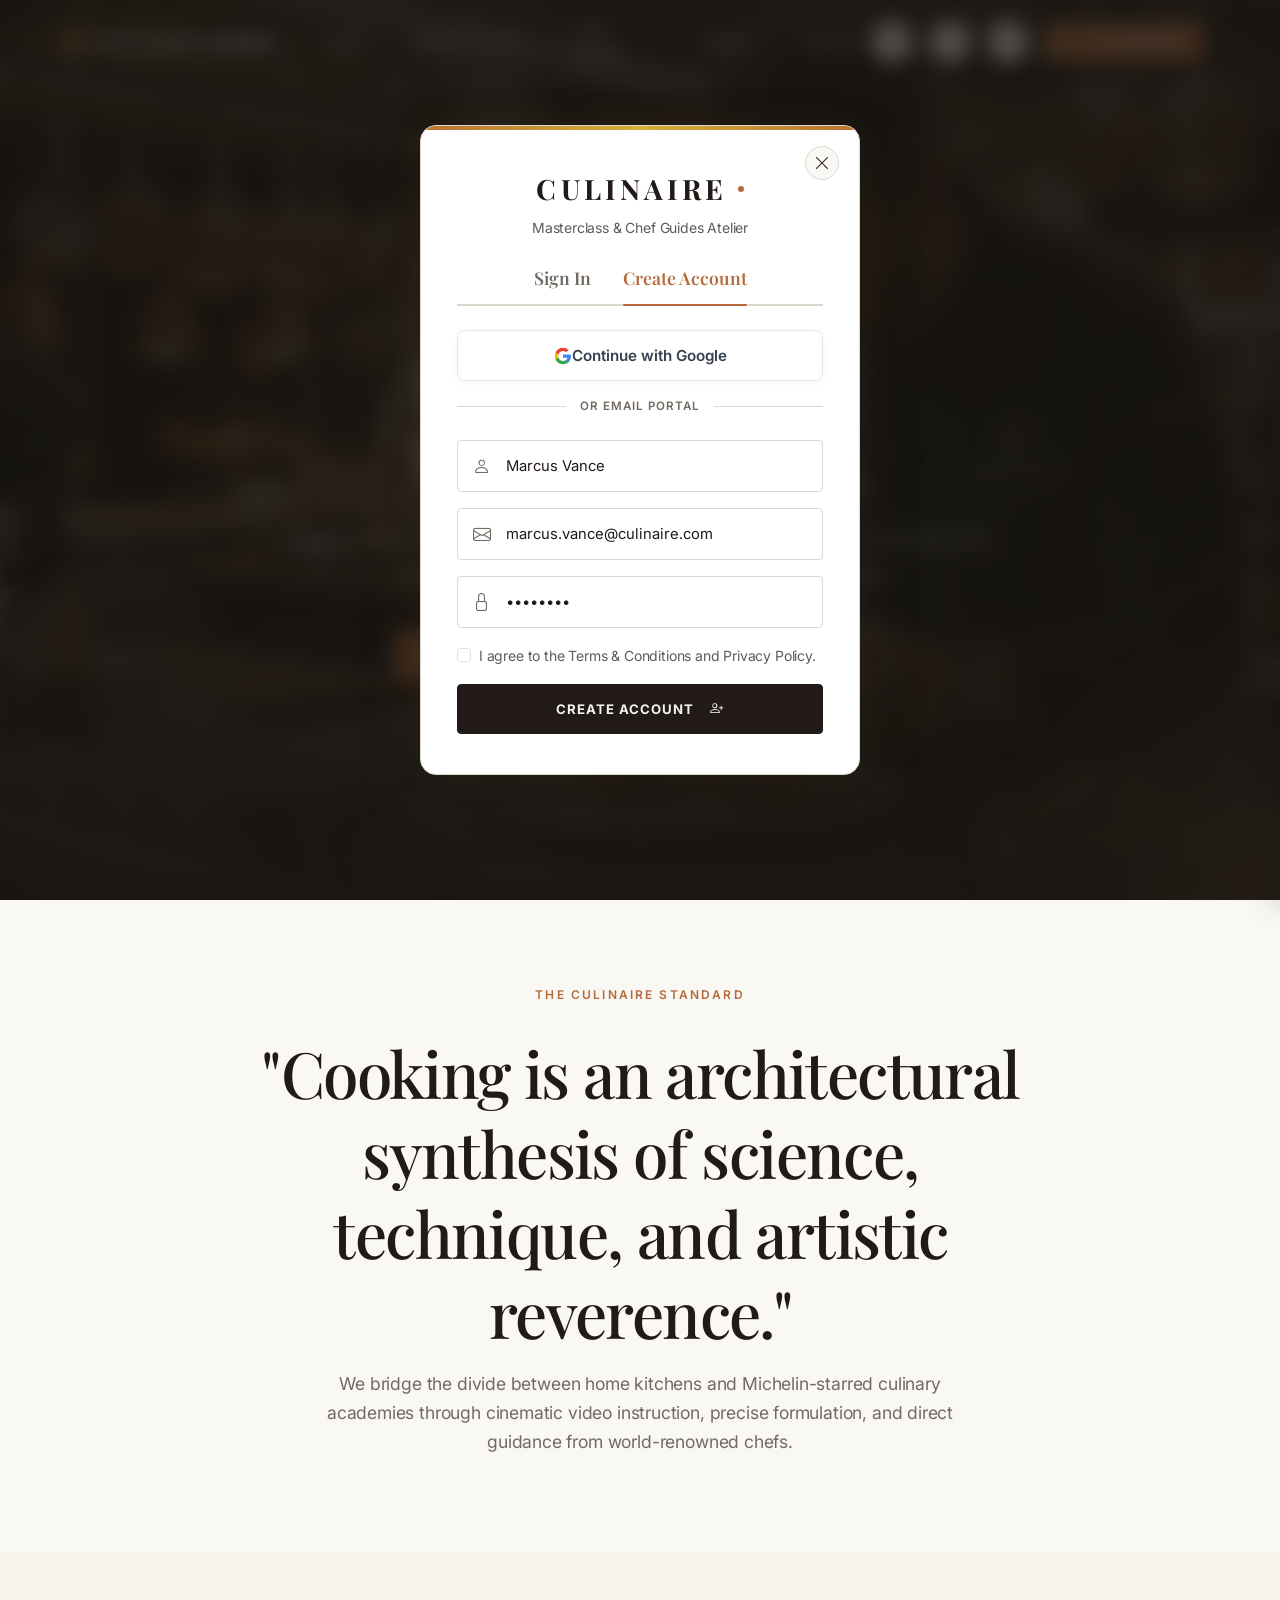
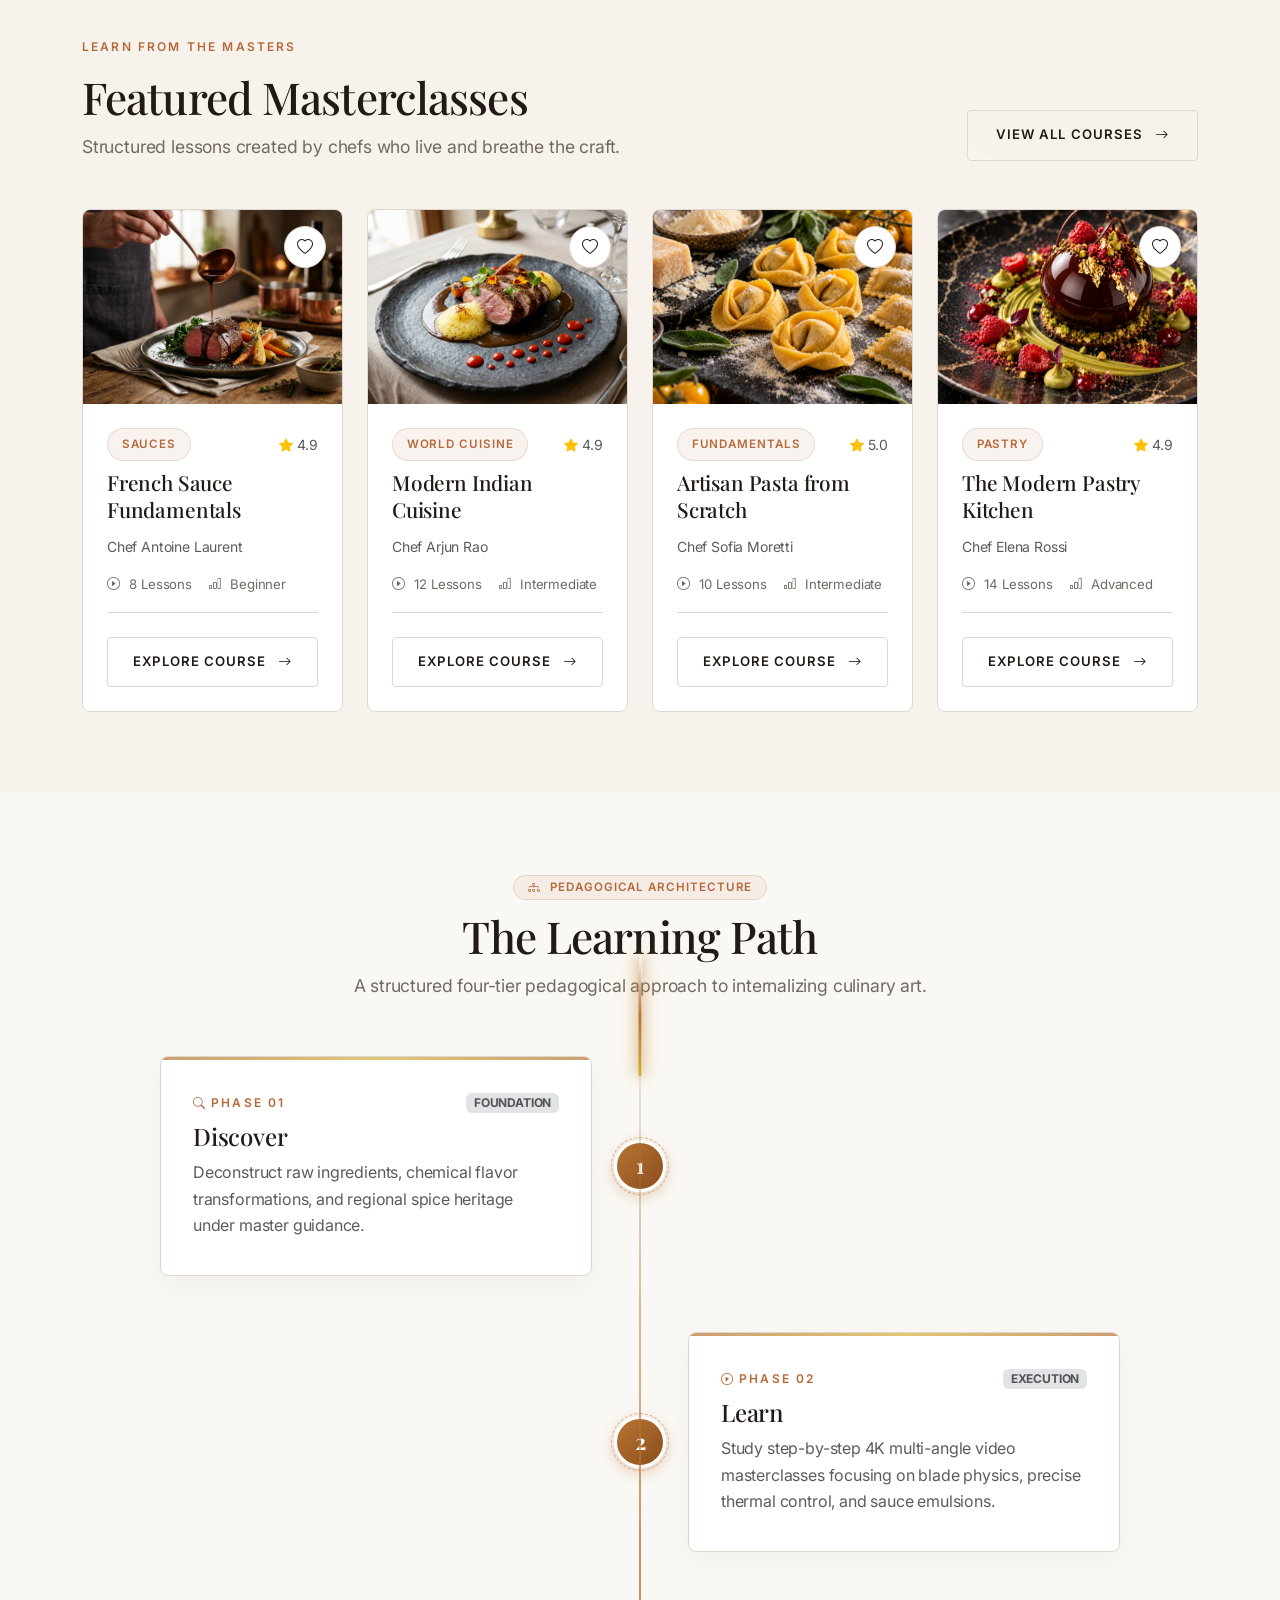
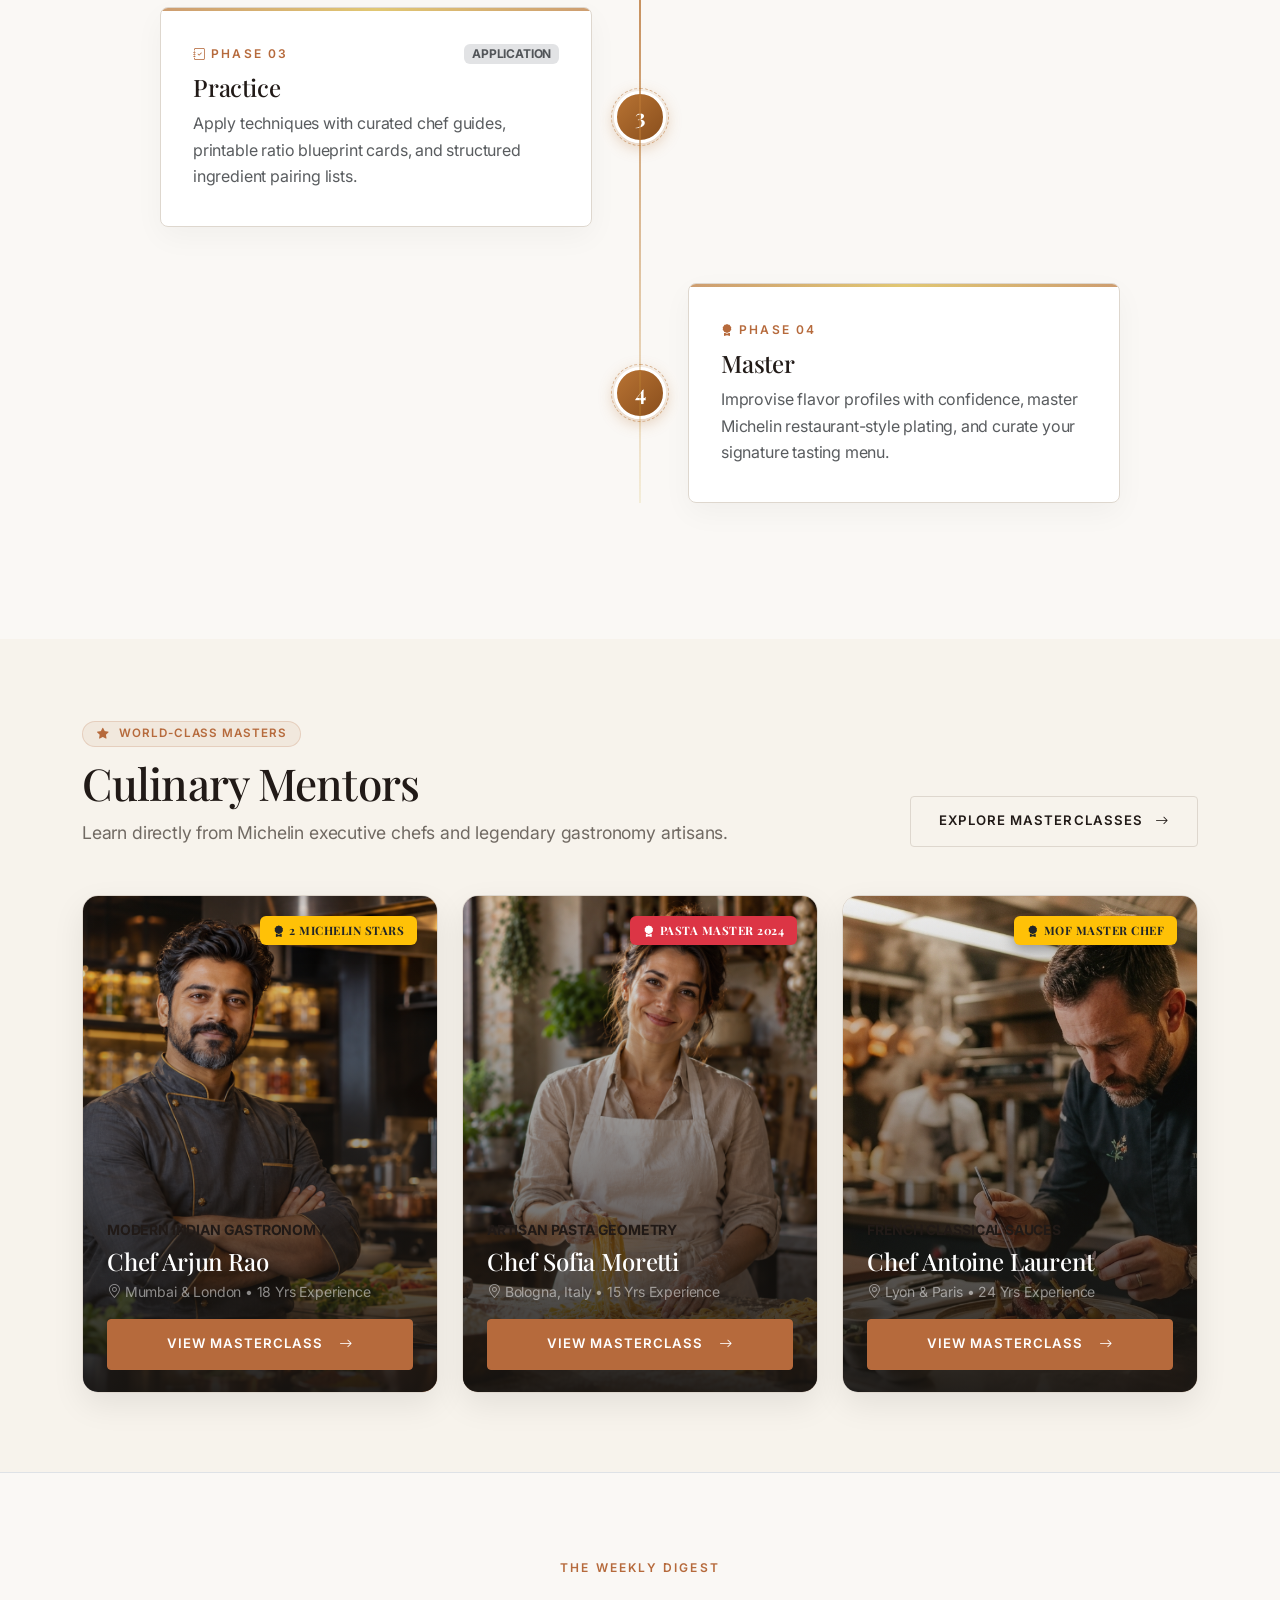
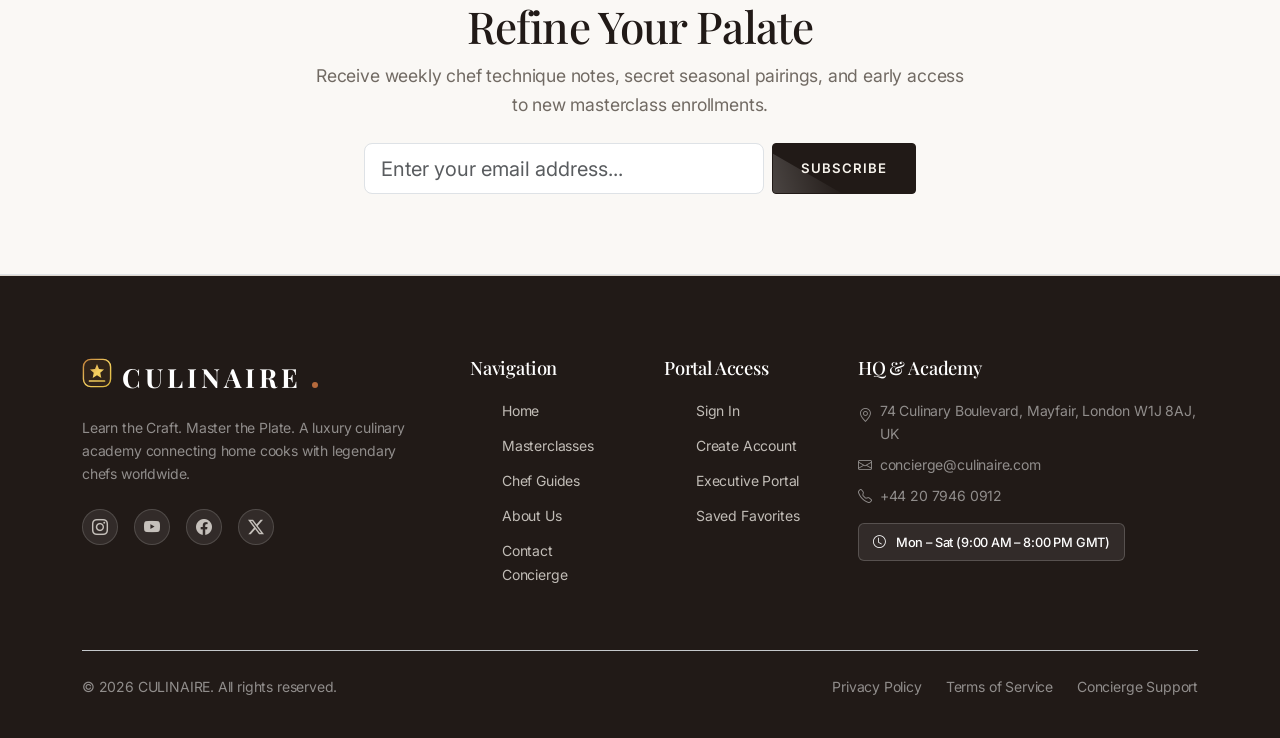
<file: register.html>
<!DOCTYPE html>
<html lang="en">
<head>
  <meta charset="UTF-8">
  <meta http-equiv="refresh" content="0;url=index.html?auth=register">
  <title>Create Account — CULINAIRE</title>
  <link rel="icon" type="image/svg+xml" href="assets/images/favicon.svg">
  <script>
    window.location.href = "index.html?auth=register";
  </script>
</head>
<body>
</body>
</html>
</file>
<file: assets/css/style.css>
/* 
  CULINAIRE — Premium Culinary Masterclass & Chef Guides
  Design System & Custom CSS Framework
*/

@import url('https://fonts.googleapis.com/css2?family=Inter:wght@300;400;500;600;700&family=Playfair+Display:ital,wght@0,400;0,500;0,600;0,700;1,400;1,600&display=swap');

/* ==========================================================================
   1. DESIGN TOKENS & VARIABLES
   ========================================================================== */
:root {
  /* Brand Color Palette */
  --color-primary: #211A17;        /* Deep Espresso */
  --color-primary-rgb: 33, 26, 23;
  --color-secondary: #F7F3EC;      /* Warm Ivory */
  --color-secondary-rgb: 247, 243, 236;
  --color-accent: #B66A3C;         /* Copper Accent */
  --color-accent-hover: #9E582E;
  --color-accent-rgb: 182, 106, 60;
  --color-supporting: #7D8972;     /* Muted Sage */
  --color-text-main: #211A17;
  --color-text-muted: #716A63;
  --color-border: #DED7CE;
  --color-card-bg: #FFFFFF;
  --color-surface-elevated: #FAF8F5;
  --color-overlay: rgba(33, 26, 23, 0.65);
  --color-success: #4A7C59;
  --color-badge-bg: rgba(182, 106, 60, 0.08);

  /* Typography */
  --font-heading: 'Playfair Display', Georgia, serif;
  --font-body: 'Inter', -apple-system, BlinkMacSystemFont, 'Segoe UI', Roboto, sans-serif;

  /* Transitions */
  --transition-fast: 0.2s cubic-bezier(0.16, 1, 0.3, 1);
  --transition-normal: 0.35s cubic-bezier(0.16, 1, 0.3, 1);
  --transition-slow: 0.6s cubic-bezier(0.16, 1, 0.3, 1);

  /* Shadows */
  --shadow-subtle: 0 4px 20px rgba(33, 26, 23, 0.04);
  --shadow-hover: 0 16px 36px rgba(33, 26, 23, 0.12);
  --shadow-glass: 0 8px 32px rgba(33, 26, 23, 0.15);

  /* Layout */
  --navbar-height: 84px;
  --border-radius-sm: 4px;
  --border-radius-md: 8px;
  --border-radius-lg: 16px;
}

/* Dark Theme Palette */
[data-theme="dark"] {
  --color-primary: #F5EFE6;
  --color-primary-rgb: 245, 239, 230;
  --color-secondary: #171411;     /* Deep Espresso Dark */
  --color-secondary-rgb: 23, 20, 17;
  --color-accent: #C87B4C;
  --color-accent-hover: #D88B5C;
  --color-supporting: #8E9B83;
  --color-text-main: #F5EFE6;
  --color-text-muted: #A8A096;
  --color-border: #363029;
  --color-card-bg: #24201C;
  --color-surface-elevated: #2D2723;
  --color-overlay: rgba(10, 8, 7, 0.82);
  --shadow-subtle: 0 4px 20px rgba(0, 0, 0, 0.25);
  --shadow-hover: 0 16px 36px rgba(0, 0, 0, 0.45);
  --color-badge-bg: rgba(200, 123, 76, 0.15);
}

/* ==========================================================================
   2. RESET & GLOBAL BASE STYLES
   ========================================================================== */
*, *::before, *::after {
  box-sizing: border-box;
  margin: 0;
  padding: 0;
}

html {
  scroll-behavior: smooth;
  font-size: 16px;
  max-width: 100%;
  overflow-x: hidden !important;
}

body {
  font-family: var(--font-body);
  background-color: var(--color-secondary);
  color: var(--color-text-main);
  line-height: 1.65;
  letter-spacing: -0.011em;
  -webkit-font-smoothing: antialiased;
  -moz-osx-font-smoothing: grayscale;
  width: 100%;
  max-width: 100%;
  overflow-x: hidden !important;
  position: relative;
  transition: background-color var(--transition-normal), color var(--transition-normal);
}

body.has-navbar-internal {
  padding-top: var(--navbar-height);
}

a {
  color: inherit;
  text-decoration: none;
  transition: color var(--transition-fast);
}

a:hover {
  color: var(--color-accent);
}

img {
  max-width: 100%;
  height: auto;
  display: block;
  object-fit: cover;
}

/* Typography Classes */
h1, h2, h3, h4, h5, h6, .font-heading {
  font-family: var(--font-heading);
  color: var(--color-text-main);
  font-weight: 500;
  line-height: 1.25;
}

.heading-editorial {
  font-size: clamp(2.25rem, 5vw, 4rem);
  letter-spacing: -0.025em;
  font-weight: 500;
}

.heading-section {
  font-size: clamp(1.85rem, 3.5vw, 2.75rem);
  letter-spacing: -0.02em;
}

.heading-card {
  font-size: 1.35rem;
  font-weight: 500;
}

.subtitle-editorial {
  font-size: 1.1rem;
  color: var(--color-text-muted);
  font-weight: 400;
  max-width: 650px;
}

.text-overline {
  text-transform: uppercase;
  letter-spacing: 0.18em;
  font-size: 0.75rem;
  font-weight: 600;
  color: var(--color-accent);
  display: inline-block;
  margin-bottom: 0.75rem;
}

.drop-cap::first-letter {
  font-family: var(--font-heading);
  font-size: 4.25rem;
  line-height: 0.8;
  float: left;
  margin-right: 0.75rem;
  margin-top: 0.25rem;
  color: var(--color-accent);
}

.col, [class*="col-"] {
  min-width: 0;
}

/* ==========================================================================
   3. BUTTONS & UI INTERACTION COMPONENTS
   ========================================================================== */
.btn-culinaire {
  display: inline-flex;
  align-items: center;
  justify-content: center;
  gap: 0.75rem;
  padding: 0.85rem 1.75rem;
  font-family: var(--font-body);
  font-size: 0.825rem;
  font-weight: 600;
  letter-spacing: 0.08em;
  text-transform: uppercase;
  border-radius: var(--border-radius-sm);
  transition: all 0.35s cubic-bezier(0.16, 1, 0.3, 1);
  cursor: pointer;
  border: 1px solid transparent;
  white-space: nowrap;
  position: relative;
  overflow: hidden;
  z-index: 1;
}

/* Magnetic Light Sheen Overlay */
.btn-culinaire::before {
  content: '';
  position: absolute;
  top: -50%;
  left: -150%;
  width: 200%;
  height: 200%;
  background: linear-gradient(
    45deg,
    transparent 0%,
    rgba(255, 255, 255, 0.35) 50%,
    transparent 100%
  );
  transform: rotate(30deg);
  transition: left 0.75s cubic-bezier(0.16, 1, 0.3, 1);
  z-index: 2;
  pointer-events: none;
}

.btn-culinaire:hover::before {
  left: 100%;
}

.btn-culinaire i, .btn-culinaire .btn-arrow {
  transition: transform 0.35s cubic-bezier(0.16, 1, 0.3, 1);
  display: inline-block;
}

.btn-culinaire:hover i, .btn-culinaire:hover .btn-arrow {
  transform: translateX(6px) scale(1.2) rotate(-5deg);
}

.btn-culinaire-primary {
  background-color: var(--color-primary);
  color: var(--color-secondary);
  border-color: var(--color-primary);
}

.btn-culinaire-primary:hover {
  background-color: var(--color-accent);
  border-color: var(--color-accent);
  color: #FFFFFF;
  transform: translateY(-4px) scale(1.02);
  box-shadow: 0 12px 30px rgba(182, 106, 60, 0.4);
}

.btn-culinaire-outline {
  background-color: transparent;
  color: var(--color-text-main);
  border-color: var(--color-border);
}

.btn-culinaire-outline:hover {
  border-color: var(--color-accent);
  color: var(--color-accent);
  background-color: rgba(182, 106, 60, 0.08);
  transform: translateY(-4px) scale(1.02);
  box-shadow: 0 10px 25px rgba(182, 106, 60, 0.2);
}

.btn-culinaire-accent {
  background-color: var(--color-accent);
  color: #FFFFFF;
  border-color: var(--color-accent);
}

.btn-culinaire-accent:hover {
  background-color: var(--color-accent-hover);
  border-color: var(--color-accent-hover);
  color: #FFFFFF;
  transform: translateY(-4px) scale(1.02);
  box-shadow: 0 14px 34px rgba(182, 106, 60, 0.45);
}

.btn-icon {
  width: 42px;
  height: 42px;
  padding: 0;
  border-radius: 50%;
  display: inline-flex;
  align-items: center;
  justify-content: center;
  background-color: var(--color-card-bg);
  border: 1px solid var(--color-border);
  color: var(--color-text-main);
  transition: all var(--transition-fast);
  cursor: pointer;
  flex-shrink: 0;
}

.btn-icon:hover {
  border-color: var(--color-accent);
  color: var(--color-accent);
  transform: scale(1.08) rotate(3deg);
  box-shadow: 0 4px 15px rgba(182, 106, 60, 0.2);
}

.btn-icon.active {
  background-color: var(--color-accent);
  border-color: var(--color-accent);
  color: #FFFFFF;
}

/* Badge System */
.badge-editorial {
  display: inline-flex;
  align-items: center;
  gap: 0.35rem;
  padding: 0.35rem 0.85rem;
  font-size: 0.725rem;
  font-weight: 600;
  letter-spacing: 0.08em;
  text-transform: uppercase;
  border-radius: 50px;
  background-color: var(--color-badge-bg);
  color: var(--color-accent);
  border: 1px solid rgba(182, 106, 60, 0.2);
  transition: all var(--transition-fast);
}

.badge-editorial:hover {
  background-color: var(--color-accent);
  color: #FFFFFF;
  transform: scale(1.03);
}

/* ==========================================================================
   4. NAVIGATION & HEADER SYSTEM
   ========================================================================== */
.culinaire-navbar {
  position: fixed;
  top: 0;
  left: 0;
  right: 0;
  z-index: 1040;
  height: var(--navbar-height);
  display: flex;
  align-items: center;
  transition: background-color var(--transition-normal), border-color var(--transition-normal), backdrop-filter var(--transition-normal), box-shadow var(--transition-normal);
}

.culinaire-navbar.navbar-transparent {
  background-color: transparent !important;
  background: transparent !important;
  border-bottom: 1px solid rgba(255, 255, 255, 0.15);
  color: #FFFFFF !important;
}

.culinaire-navbar.navbar-transparent .nav-link-custom {
  color: rgba(255, 255, 255, 0.92) !important;
}

.culinaire-navbar.navbar-transparent .brand-logo-text {
  color: #FFFFFF !important;
}

/* Scrolled White Card Header */
.culinaire-navbar.navbar-scrolled,
.culinaire-navbar.navbar-internal {
  background-color: #FFFFFF !important;
  background: #FFFFFF !important;
  border-bottom: 1px solid rgba(222, 215, 206, 0.8) !important;
  box-shadow: 0 10px 30px rgba(33, 26, 23, 0.12) !important;
  color: #211A17 !important;
}

.culinaire-navbar.navbar-scrolled .brand-logo-text,
.culinaire-navbar.navbar-internal .brand-logo-text {
  color: #211A17 !important;
}

.culinaire-navbar.navbar-scrolled .nav-link-custom,
.culinaire-navbar.navbar-internal .nav-link-custom {
  color: #211A17 !important;
}

.culinaire-navbar.navbar-scrolled .nav-link-custom:hover,
.culinaire-navbar.navbar-internal .nav-link-custom:hover,
.culinaire-navbar.navbar-scrolled .nav-link-custom.active,
.culinaire-navbar.navbar-internal .nav-link-custom.active {
  color: #B66A3C !important;
}

.culinaire-navbar.navbar-scrolled .btn-icon,
.culinaire-navbar.navbar-internal .btn-icon {
  background-color: #FAF8F5 !important;
  border-color: #DED7CE !important;
  color: #211A17 !important;
}

[data-theme="dark"] .culinaire-navbar.navbar-scrolled,
[data-theme="dark"] .culinaire-navbar.navbar-internal {
  background-color: #1D1916 !important;
  background: #1D1916 !important;
  border-bottom-color: #363029 !important;
  box-shadow: 0 10px 30px rgba(0, 0, 0, 0.45) !important;
  color: #F5EFE6 !important;
}

[data-theme="dark"] .culinaire-navbar.navbar-scrolled .brand-logo-text,
[data-theme="dark"] .culinaire-navbar.navbar-internal .brand-logo-text {
  color: #F5EFE6 !important;
}

[data-theme="dark"] .culinaire-navbar.navbar-scrolled .nav-link-custom,
[data-theme="dark"] .culinaire-navbar.navbar-internal .nav-link-custom {
  color: #F5EFE6 !important;
}

[data-theme="dark"] .culinaire-navbar.navbar-scrolled .nav-link-custom:hover,
[data-theme="dark"] .culinaire-navbar.navbar-internal .nav-link-custom:hover,
[data-theme="dark"] .culinaire-navbar.navbar-scrolled .nav-link-custom.active,
[data-theme="dark"] .culinaire-navbar.navbar-internal .nav-link-custom.active {
  color: #C87B4C !important;
}

[data-theme="dark"] .culinaire-navbar.navbar-scrolled .btn-icon,
[data-theme="dark"] .culinaire-navbar.navbar-internal .btn-icon {
  background-color: #24201C;
  border-color: #363029;
  color: #F5EFE6;
}

.brand-logo {
  font-family: var(--font-heading);
  font-size: 1.65rem;
  font-weight: 700;
  letter-spacing: 0.15em;
  text-transform: uppercase;
  display: inline-flex;
  align-items: center;
  gap: 0.65rem;
  text-decoration: none;
}

.brand-logo-icon {
  display: inline-flex;
  align-items: center;
  justify-content: center;
  transition: transform 0.4s cubic-bezier(0.16, 1, 0.3, 1), filter 0.4s ease;
  flex-shrink: 0;
}

.brand-logo:hover .brand-logo-icon {
  transform: rotate(12deg) scale(1.12);
  filter: drop-shadow(0 0 12px rgba(212, 175, 55, 0.6));
}

.brand-logo-text {
  transition: color var(--transition-fast);
  color: var(--color-primary);
}

.brand-accent-dot {
  width: 6px;
  height: 6px;
  background-color: var(--color-accent);
  border-radius: 50%;
  display: inline-block;
  animation: pulseDot 3s infinite alternate;
}

@keyframes pulseDot {
  0% { transform: scale(1); opacity: 0.8; }
  100% { transform: scale(1.4); opacity: 1; box-shadow: 0 0 8px var(--color-accent); }
}

.nav-link-custom {
  font-size: 0.875rem;
  font-weight: 500;
  letter-spacing: 0.04em;
  padding: 0.5rem 0.85rem;
  position: relative;
  transition: color var(--transition-fast);
  display: inline-flex;
  align-items: center;
  color: var(--color-text-main);
}

.nav-link-custom::after {
  content: '';
  position: absolute;
  bottom: -4px;
  left: 50%;
  width: 0;
  height: 2px;
  background-color: var(--color-accent);
  transition: width var(--transition-fast), left var(--transition-fast);
}

.nav-link-custom:hover::after,
.nav-link-custom.active::after {
  width: 70%;
  left: 15%;
}

.nav-link-custom:hover,
.nav-link-custom.active {
  color: var(--color-accent) !important;
}

/* Dropdown Menu Editorial Styling */
.dropdown-hover:hover .dropdown-menu-editorial {
  display: block;
  opacity: 1;
  visibility: visible;
  transform: translateY(0);
}

.dropdown-menu-editorial {
  background-color: var(--color-card-bg);
  border: 1px solid var(--color-border);
  border-radius: var(--border-radius-md);
  padding: 0.75rem 0;
  min-width: 230px;
  box-shadow: var(--shadow-hover);
  margin-top: 0.5rem;
  opacity: 0;
  visibility: hidden;
  transform: translateY(10px);
  transition: all var(--transition-normal);
  display: block;
}

.dropdown-menu-editorial .dropdown-item {
  font-size: 0.875rem;
  padding: 0.65rem 1.25rem;
  color: var(--color-text-main);
  transition: background-color var(--transition-fast), color var(--transition-fast), transform var(--transition-fast);
  display: flex;
  align-items: center;
}

.dropdown-menu-editorial .dropdown-item:hover {
  background-color: var(--color-surface-elevated);
  color: var(--color-accent);
  transform: translateX(4px);
}

/* Mobile Slider Navigation */
.mobile-nav-backdrop {
  position: fixed;
  inset: 0;
  background-color: var(--color-overlay);
  backdrop-filter: blur(4px);
  z-index: 1080;
  opacity: 0;
  visibility: hidden;
  transition: all var(--transition-normal);
}

.mobile-nav-backdrop.active {
  opacity: 1;
  visibility: visible;
}

.mobile-nav-panel {
  position: fixed;
  top: 0;
  right: 0;
  bottom: 0;
  width: 85%;
  max-width: 400px;
  background-color: var(--color-card-bg);
  z-index: 1090;
  transform: translateX(100%);
  transition: transform var(--transition-normal);
  padding: 2.5rem 2rem;
  display: flex;
  flex-direction: column;
  box-shadow: -10px 0 30px rgba(0, 0, 0, 0.2);
}

.mobile-nav-panel.active {
  transform: translateX(0);
}

.mobile-nav-header {
  display: flex;
  justify-content: space-between;
  align-items: center;
  padding-bottom: 1.5rem;
  border-bottom: 1px solid var(--color-border);
}

/* Mobile Nav Quick Action Buttons inside Hamburger Drawer */
.mobile-nav-quick-actions {
  display: flex;
  align-items: center;
  justify-content: space-around;
  padding: 0.85rem 0.5rem;
  margin: 1.25rem 0;
  background-color: var(--color-surface-elevated);
  border: 1px solid var(--color-border);
  border-radius: var(--border-radius-md);
}

.mobile-nav-action-btn {
  display: flex;
  flex-direction: column;
  align-items: center;
  gap: 0.35rem;
  background: transparent;
  border: none;
  color: var(--color-text-main);
  font-size: 0.75rem;
  font-weight: 600;
  letter-spacing: 0.03em;
  padding: 0.4rem 0.75rem;
  border-radius: var(--border-radius-sm);
  transition: all var(--transition-fast);
  cursor: pointer;
  text-decoration: none;
}

.mobile-nav-action-btn i {
  font-size: 1.25rem;
  color: var(--color-accent);
  transition: transform var(--transition-fast);
}

.mobile-nav-action-btn:hover {
  background-color: var(--color-card-bg);
  color: var(--color-accent);
  transform: translateY(-2px);
}

.mobile-nav-action-btn:hover i {
  transform: scale(1.15);
}

.mobile-nav-links {
  list-style: none;
  margin-top: 0.5rem;
  display: flex;
  flex-direction: column;
  gap: 1.1rem;
}

.mobile-nav-link {
  font-family: var(--font-heading);
  font-size: 1.4rem;
  font-weight: 500;
  color: var(--color-text-main);
  display: flex;
  align-items: center;
  justify-content: space-between;
  transition: color var(--transition-fast), transform var(--transition-fast);
}

.mobile-nav-link:hover {
  color: var(--color-accent);
  transform: translateX(6px);
}

/* Hamburger Trigger Glass Pill */
.hamburger-btn {
  width: 42px;
  height: 42px;
  border-radius: 10px;
  background: rgba(255, 255, 255, 0.18);
  border: 1px solid rgba(255, 255, 255, 0.35);
  backdrop-filter: blur(10px);
  -webkit-backdrop-filter: blur(10px);
  cursor: pointer;
  padding: 0;
  display: flex;
  flex-direction: column;
  align-items: center;
  justify-content: center;
  gap: 5px;
  z-index: 1050;
  transition: all var(--transition-fast);
  box-shadow: 0 4px 12px rgba(0, 0, 0, 0.2);
}

.hamburger-line {
  width: 22px;
  height: 2.5px;
  background-color: #FFFFFF !important;
  border-radius: 2px;
  transition: all var(--transition-fast);
}

.hamburger-btn:hover {
  background: rgba(255, 255, 255, 0.3);
  transform: scale(1.05);
}

/* Scrolled & Internal Navbar Hamburger Button */
.culinaire-navbar.navbar-scrolled .hamburger-btn,
.culinaire-navbar.navbar-internal .hamburger-btn {
  background: rgba(184, 115, 51, 0.12) !important;
  border-color: rgba(184, 115, 51, 0.3) !important;
  box-shadow: none;
}

.culinaire-navbar.navbar-scrolled .hamburger-line,
.culinaire-navbar.navbar-internal .hamburger-line {
  background-color: #211A17 !important;
}

[data-theme="dark"] .culinaire-navbar.navbar-scrolled .hamburger-btn,
[data-theme="dark"] .culinaire-navbar.navbar-internal .hamburger-btn {
  background: rgba(255, 255, 255, 0.1) !important;
  border-color: rgba(255, 255, 255, 0.2) !important;
}

[data-theme="dark"] .culinaire-navbar.navbar-scrolled .hamburger-line,
[data-theme="dark"] .culinaire-navbar.navbar-internal .hamburger-line {
  background-color: #F5EFE6 !important;
}

/* Search Overlay System */
.search-overlay {
  position: fixed;
  inset: 0;
  background-color: rgba(18, 15, 13, 0.82);
  backdrop-filter: blur(14px);
  -webkit-backdrop-filter: blur(14px);
  z-index: 1200;
  opacity: 0;
  visibility: hidden;
  transition: opacity 0.3s cubic-bezier(0.16, 1, 0.3, 1), visibility 0.3s cubic-bezier(0.16, 1, 0.3, 1);
  display: flex;
  align-items: flex-start;
  justify-content: center;
  padding: 8vh 1rem 2rem 1rem;
}

.search-overlay.active {
  opacity: 1;
  visibility: visible;
}

.search-modal-container,
.search-overlay-content {
  width: 100%;
  max-width: 720px;
  background-color: var(--color-card-bg);
  border: 1px solid var(--color-border);
  border-radius: var(--border-radius-lg);
  padding: 2rem 2.25rem;
  box-shadow: 0 24px 64px rgba(0, 0, 0, 0.45), 0 0 0 1px rgba(212, 163, 89, 0.15);
  transform: translateY(-20px) scale(0.98);
  transition: transform 0.35s cubic-bezier(0.16, 1, 0.3, 1);
}

.search-overlay.active .search-modal-container,
.search-overlay.active .search-overlay-content {
  transform: translateY(0) scale(1);
}

.search-close-btn {
  width: 38px;
  height: 38px;
  border-radius: 50%;
  background: var(--color-bg-alt, rgba(255, 255, 255, 0.06));
  border: 1px solid var(--color-border, rgba(255, 255, 255, 0.12));
  color: var(--color-text-main);
  display: inline-flex;
  align-items: center;
  justify-content: center;
  cursor: pointer;
  font-size: 1.1rem;
  transition: all 0.25s ease;
}

.search-close-btn:hover {
  background: var(--color-accent);
  border-color: var(--color-accent);
  color: #ffffff;
  transform: rotate(90deg);
}

.search-input-group,
.search-input-wrapper {
  position: relative;
}

.search-icon-inside,
.search-icon {
  position: absolute;
  left: 1.25rem;
  top: 50%;
  transform: translateY(-50%);
  font-size: 1.35rem;
  color: var(--color-accent);
  pointer-events: none;
  z-index: 2;
}

.search-input-field {
  width: 100%;
  font-family: var(--font-heading);
  font-size: 1.25rem;
  font-weight: 400;
  padding: 0.95rem 1.25rem 0.95rem 3.5rem !important;
  background-color: var(--color-bg-alt, rgba(255, 255, 255, 0.04)) !important;
  border: 1px solid var(--color-border, rgba(255, 255, 255, 0.12)) !important;
  border-radius: var(--border-radius-md, 12px) !important;
  color: var(--color-text-main) !important;
  outline: none !important;
  box-shadow: none !important;
  transition: border-color 0.25s ease, box-shadow 0.25s ease, background-color 0.25s ease !important;
}

.search-input-field:focus {
  border-color: var(--color-accent) !important;
  background-color: var(--color-card-bg) !important;
  box-shadow: 0 0 0 4px rgba(201, 146, 73, 0.18) !important;
}

.search-input-field::placeholder {
  color: var(--color-text-muted);
  font-family: var(--font-body);
  font-size: 1.05rem;
  font-weight: 400;
}

.search-results-box {
  max-height: 50vh;
  overflow-y: auto;
  padding-right: 0.25rem;
}

.search-results-box::-webkit-scrollbar {
  width: 5px;
}
.search-results-box::-webkit-scrollbar-thumb {
  background: var(--color-border);
  border-radius: 10px;
}

.search-result-group-title {
  font-size: 0.75rem;
  font-weight: 700;
  letter-spacing: 1.5px;
  text-transform: uppercase;
  color: var(--color-accent);
  margin-top: 1.25rem;
  margin-bottom: 0.75rem;
  padding-bottom: 0.35rem;
  border-bottom: 1px dashed var(--color-border);
}

.search-result-item {
  display: flex;
  align-items: center;
  gap: 1rem;
  padding: 0.75rem 1rem;
  border-radius: var(--border-radius-md, 10px);
  background: transparent;
  border: 1px solid transparent;
  color: var(--color-text-main);
  text-decoration: none;
  transition: all 0.2s ease;
  margin-bottom: 0.4rem;
}

.search-result-item:hover {
  background: var(--color-bg-alt, rgba(212, 163, 89, 0.08));
  border-color: var(--color-border, rgba(212, 163, 89, 0.2));
  color: var(--color-accent);
  transform: translateX(4px);
}

.search-result-img {
  width: 44px;
  height: 44px;
  border-radius: 8px;
  object-fit: cover;
  flex-shrink: 0;
}

/* ==========================================================================
   5. HERO SECTION & CINEMATIC COMPONENT
   ========================================================================== */
.hero-editorial {
  position: relative;
  min-height: 100vh;
  display: flex;
  align-items: center;
  justify-content: center;
  overflow: hidden;
  padding-top: var(--navbar-height);
  background-color: #171411;
  color: #FFFFFF;
}

.hero-bg-media {
  position: absolute;
  inset: 0;
  width: 100%;
  height: 100%;
  object-fit: cover;
  opacity: 0.55;
  transform: scale(1.05);
  animation: heroImageZoom 20s infinite alternate cubic-bezier(0.25, 1, 0.5, 1);
}

@keyframes heroImageZoom {
  from { transform: scale(1); }
  to { transform: scale(1.1); }
}

.hero-gradient-overlay {
  position: absolute;
  inset: 0;
  background: linear-gradient(
    180deg,
    rgba(33, 26, 23, 0.7) 0%,
    rgba(33, 26, 23, 0.4) 50%,
    rgba(33, 26, 23, 0.9) 100%
  );
}

.hero-content-wrapper {
  position: relative;
  z-index: 10;
  max-width: 900px;
  text-align: center;
  padding: 3rem 1.5rem;
  will-change: transform;
}

.hero-title {
  font-size: clamp(2.25rem, 5.2vw, 4.5rem);
  font-weight: 500;
  color: #FFFFFF;
  line-height: 1.12;
  margin-bottom: 1.5rem;
  letter-spacing: -0.03em;
}

/* Hero Ultra-Luxury 3D Word Rotator & Liquid Torch Spotlight System */
.hero-torch-glow {
  position: absolute;
  top: 50%;
  left: 50%;
  width: 600px;
  height: 600px;
  margin-left: -300px;
  margin-top: -300px;
  background: radial-gradient(circle, rgba(212, 163, 89, 0.28) 0%, rgba(212, 163, 89, 0.08) 40%, rgba(0, 0, 0, 0) 70%);
  border-radius: 50%;
  pointer-events: none;
  z-index: 5;
  filter: blur(40px);
  opacity: 0.85;
  will-change: transform;
}

.hero-anim-overline {
  animation: heroDropFade 0.9s cubic-bezier(0.16, 1, 0.3, 1) forwards;
  animation-delay: 0.1s;
  opacity: 0;
}

.hero-kinetic-title {
  position: relative;
  z-index: 10;
}

.hero-line {
  display: inline-flex;
  align-items: center;
  justify-content: center;
  flex-wrap: nowrap;
  white-space: nowrap;
  max-width: 100%;
  gap: 0.45rem;
}

.hero-static-word {
  display: inline-block;
  opacity: 0;
  animation: heroDropFade 0.9s cubic-bezier(0.16, 1, 0.3, 1) forwards;
}

.hero-line-1 .hero-static-word:nth-child(1) { animation-delay: 0.15s; }
.hero-line-1 .hero-static-word:nth-child(2) { animation-delay: 0.3s; }
.hero-line-2 .hero-static-word:nth-child(1) { animation-delay: 0.55s; }
.hero-line-2 .hero-static-word:nth-child(2) { animation-delay: 0.7s; }

/* 3D Rotator Box Containers */
.hero-rotator-box,
.hero-rotator-box-2 {
  position: relative;
  display: inline-block;
  height: 1.12em;
  vertical-align: bottom;
  perspective: 1200px;
  overflow: visible;
  margin-left: 0.15rem;
  transition: width 0.4s cubic-bezier(0.16, 1, 0.3, 1);
  box-sizing: content-box;
}

/* Rotating Word Elements */
.hero-rotator-word,
.hero-rotator-word-2 {
  position: absolute;
  left: 0;
  top: 0.12em;
  line-height: 1;
  white-space: nowrap;
  opacity: 0;
  transform: translateY(110%) rotateX(-90deg);
  transform-origin: center bottom;
  transition: transform 0.6s cubic-bezier(0.16, 1, 0.3, 1), opacity 0.6s cubic-bezier(0.16, 1, 0.3, 1), filter 0.6s ease;
  filter: blur(8px);
  background: linear-gradient(110deg, #ffffff 0%, #f7e4c8 30%, #d4a359 55%, #ffffff 75%, #d4a359 100%);
  background-size: 200% auto;
  -webkit-background-clip: text;
  -webkit-text-fill-color: transparent;
  animation: heroGoldShimmer 6s linear infinite;
  text-shadow: 0 0 35px rgba(212, 163, 89, 0.4);
}

.hero-rotator-word.active,
.hero-rotator-word-2.active {
  opacity: 1;
  transform: translateY(0%) rotateX(0deg);
  filter: blur(0px);
}

.hero-rotator-word.exit,
.hero-rotator-word-2.exit {
  opacity: 0;
  transform: translateY(-110%) rotateX(90deg);
  filter: blur(8px);
}

@keyframes heroDropFade {
  0% {
    opacity: 0;
    transform: translateY(-40px);
    filter: blur(8px);
  }
  100% {
    opacity: 1;
    transform: translateY(0);
    filter: blur(0px);
  }
}

@keyframes heroGoldShimmer {
  0% {
    background-position: 0% center;
  }
  100% {
    background-position: 200% center;
  }
}

.hero-lead-text {
  font-size: clamp(1.05rem, 2vw, 1.3rem);
  color: rgba(247, 243, 236, 0.85);
  font-weight: 300;
  margin-bottom: 2.5rem;
  max-width: 720px;
  margin-left: auto;
  margin-right: auto;
}

.hero-anim-lead {
  opacity: 0;
  animation: heroDropFade 1s cubic-bezier(0.16, 1, 0.3, 1) forwards;
  animation-delay: 1.1s;
}

.hero-cta-group {
  display: flex;
  flex-wrap: wrap;
  justify-content: center;
  gap: 1rem;
}

.hero-anim-cta {
  opacity: 0;
  animation: heroRiseFade 1s cubic-bezier(0.16, 1, 0.3, 1) forwards;
  animation-delay: 1.35s;
}

@keyframes heroRiseFade {
  0% {
    opacity: 0;
    transform: translateY(35px) scale(0.96);
  }
  100% {
    opacity: 1;
    transform: translateY(0) scale(1);
  }
}

@media (max-width: 576px) {
  .hero-cta-group {
    flex-direction: column;
    align-items: center;
    width: 100%;
    max-width: 320px;
    margin-left: auto;
    margin-right: auto;
  }

  .hero-cta-group .btn-culinaire {
    width: 100% !important;
    text-align: center;
    justify-content: center;
    box-sizing: border-box;
    padding-left: 1rem !important;
    padding-right: 1rem !important;
  }
}

.scroll-indicator {
  position: absolute;
  bottom: 2rem;
  left: 50%;
  transform: translateX(-50%);
  z-index: 10;
  display: flex;
  flex-direction: column;
  align-items: center;
  gap: 0.5rem;
  color: rgba(255, 255, 255, 0.7);
  font-size: 0.75rem;
  letter-spacing: 0.15em;
  text-transform: uppercase;
}

.scroll-line {
  width: 1px;
  height: 40px;
  background: linear-gradient(to bottom, rgba(255,255,255,0.8), transparent);
  animation: scrollLineAnim 2s infinite;
}

@keyframes scrollLineAnim {
  0% { transform: scaleY(0); transform-origin: top; }
  50% { transform: scaleY(1); transform-origin: top; }
  50.1% { transform: scaleY(1); transform-origin: bottom; }
  100% { transform: scaleY(0); transform-origin: bottom; }
}

/* ==========================================================================
   6. CARDS & GRID COMPONENTS
   ========================================================================== */
.card-culinaire {
  background-color: var(--color-card-bg);
  border: 1px solid var(--color-border);
  border-radius: var(--border-radius-md);
  overflow: hidden;
  transition: transform 0.4s cubic-bezier(0.16, 1, 0.3, 1), box-shadow 0.4s cubic-bezier(0.16, 1, 0.3, 1), border-color 0.4s cubic-bezier(0.16, 1, 0.3, 1);
  display: flex;
  flex-direction: column;
  position: relative;
  height: auto;
  will-change: transform, box-shadow;
}

.row > [class*="col-"] > .card-culinaire {
  height: 100%;
}

.card-culinaire:hover {
  transform: translateY(-10px) scale(1.018);
  box-shadow: 0 24px 50px rgba(33, 26, 23, 0.16), 0 0 35px rgba(182, 106, 60, 0.28);
  border-color: var(--color-accent) !important;
}

.card-img-wrapper {
  position: relative;
  aspect-ratio: 4/3;
  overflow: hidden;
  background-color: var(--color-surface-elevated);
}

.card-img-wrapper img {
  width: 100%;
  height: 100%;
  object-fit: cover;
  transition: transform 0.7s cubic-bezier(0.16, 1, 0.3, 1), filter 0.7s ease;
  will-change: transform;
}

/* Luxury 3D Rotate & Scale Image Hover Animation */
.card-culinaire:hover .card-img-wrapper img {
  transform: scale(1.12) rotate(2.2deg);
  filter: brightness(1.06) saturate(108%);
}

.card-body-custom {
  padding: 1.5rem;
  display: flex;
  flex-direction: column;
  flex-grow: 1;
}

.card-title-custom {
  font-family: var(--font-heading);
  font-size: 1.3rem;
  font-weight: 500;
  line-height: 1.3;
  margin-bottom: 0.75rem;
  transition: color var(--transition-fast);
}

.card-culinaire:hover .card-title-custom {
  color: var(--color-accent);
}

.card-meta-list {
  display: flex;
  align-items: center;
  gap: 1rem;
  font-size: 0.825rem;
  color: var(--color-text-muted);
  margin-bottom: 1rem;
  border-bottom: 1px solid var(--color-border);
  padding-bottom: 1rem;
}

.card-meta-item {
  display: flex;
  align-items: center;
  gap: 0.35rem;
}

.card-footer-custom {
  margin-top: auto;
  display: flex;
  align-items: center;
  justify-content: space-between;
  padding-top: 0.5rem;
}

/* Sidebar Widget Card */
.sidebar-widget {
  background-color: var(--color-card-bg);
  border: 1px solid var(--color-border);
  border-radius: var(--border-radius-md);
  padding: 1.75rem;
  height: auto;
}

/* Luxury Chef Mentor Card */
.chef-card-luxury {
  position: relative;
  border-radius: var(--border-radius-lg);
  overflow: hidden;
  box-shadow: 0 12px 32px rgba(0, 0, 0, 0.08);
  transition: transform 0.4s cubic-bezier(0.16, 1, 0.3, 1), box-shadow 0.4s ease, border-color 0.4s ease;
  border: 1px solid var(--color-border);
}

.chef-card-luxury .chef-avatar-wrapper {
  position: relative;
  aspect-ratio: 3/4.2;
  overflow: hidden;
  margin-bottom: 0;
  border-radius: 0;
}

.chef-card-luxury .chef-avatar-wrapper img {
  width: 100%;
  height: 100%;
  object-fit: cover;
  transition: transform 0.6s cubic-bezier(0.16, 1, 0.3, 1);
}

.chef-card-luxury:hover .chef-avatar-wrapper img {
  transform: scale(1.08);
}

.chef-card-luxury .chef-avatar-wrapper::after {
  content: '';
  position: absolute;
  inset: 0;
  background: linear-gradient(180deg, rgba(23, 20, 17, 0.05) 0%, rgba(23, 20, 17, 0.45) 50%, rgba(23, 20, 17, 0.94) 100%);
  pointer-events: none;
}

.chef-badge-overlay {
  position: absolute;
  top: 1.25rem;
  right: 1.25rem;
  z-index: 3;
}

.chef-badge-overlay .badge {
  box-shadow: 0 4px 14px rgba(0, 0, 0, 0.35);
  letter-spacing: 0.5px;
  font-size: 0.725rem;
  padding: 0.45rem 0.8rem;
  border-radius: 6px;
}

.chef-info-overlay {
  position: absolute;
  bottom: 0;
  left: 0;
  right: 0;
  padding: 1.75rem 1.5rem;
  z-index: 3;
  transform: translateY(6px);
  transition: transform 0.35s cubic-bezier(0.16, 1, 0.3, 1);
}

.chef-card-luxury:hover .chef-info-overlay {
  transform: translateY(0);
}

.chef-card-luxury:hover {
  transform: translateY(-8px);
  box-shadow: 0 24px 50px rgba(33, 26, 23, 0.22), 0 0 35px rgba(184, 115, 51, 0.18);
  border-color: var(--color-accent);
}

/* Guide Card - Editorial */
.guide-card-editorial {
  border-left: 3px solid var(--color-accent);
  padding: 2rem;
  background-color: var(--color-card-bg);
  border-top: 1px solid var(--color-border);
  border-right: 1px solid var(--color-border);
  border-bottom: 1px solid var(--color-border);
  border-radius: 0 var(--border-radius-md) var(--border-radius-md) 0;
  transition: transform var(--transition-normal), box-shadow var(--transition-normal);
}

.guide-card-editorial:hover {
  transform: translateX(6px);
  box-shadow: var(--shadow-hover);
}

/* ==========================================================================
   7. PAGE SPECIFIC SECTIONS
   ========================================================================== */
/* Section Padding */
.section-padding {
  padding: 5rem 0;
}

.section-padding-lg {
  padding: 7rem 0;
}

.bg-surface {
  background-color: var(--color-surface-elevated);
}

/* Methodology / Timeline Section & Premium Animations */
.timeline-editorial {
  position: relative;
  max-width: 960px;
  margin: 3.5rem auto 0;
}

/* Glowing central timeline line */
.timeline-editorial::before {
  content: '';
  position: absolute;
  top: 0;
  bottom: 0;
  left: 50%;
  width: 2px;
  background: linear-gradient(180deg, rgba(184, 115, 51, 0.15) 0%, rgba(184, 115, 51, 0.8) 50%, rgba(212, 175, 55, 0.15) 100%);
  transform: translateX(-50%);
  z-index: 1;
}

/* Animated Light Beam running down the central timeline line */
.timeline-editorial::after {
  content: '';
  position: absolute;
  top: -100px;
  left: 50%;
  width: 3px;
  height: 120px;
  background: linear-gradient(180deg, transparent 0%, #B87333 50%, #D4AF37 100%);
  transform: translateX(-50%);
  z-index: 2;
  box-shadow: 0 0 12px #B87333, 0 0 24px #D4AF37;
  animation: timelineBeam 4s cubic-bezier(0.4, 0, 0.6, 1) infinite;
}

@keyframes timelineBeam {
  0% {
    top: -100px;
    opacity: 0;
  }
  20% {
    opacity: 1;
  }
  80% {
    opacity: 1;
  }
  100% {
    top: 100%;
    opacity: 0;
  }
}

@media (max-width: 767.98px) {
  .timeline-editorial::before,
  .timeline-editorial::after {
    left: 24px;
  }
}

.timeline-item {
  position: relative;
  margin-bottom: 3.5rem;
  display: flex;
  align-items: center;
  perspective: 1000px;
}

.timeline-number {
  width: 52px;
  height: 52px;
  border-radius: 50%;
  background: linear-gradient(135deg, #B87333 0%, #8A4F1D 100%);
  color: #FFFFFF;
  font-family: var(--font-heading);
  font-size: 1.35rem;
  font-weight: 700;
  display: flex;
  align-items: center;
  justify-content: center;
  z-index: 3;
  position: absolute;
  left: 50%;
  transform: translateX(-50%);
  box-shadow: 0 4px 15px rgba(184, 115, 51, 0.35);
  border: 3px solid #FFFFFF;
  transition: all 0.35s cubic-bezier(0.16, 1, 0.3, 1);
}

[data-theme="dark"] .timeline-number {
  border-color: #24201C;
}

.timeline-number-ring {
  position: absolute;
  inset: -6px;
  border-radius: 50%;
  border: 1px dashed rgba(184, 115, 51, 0.5);
  animation: ringSpin 10s linear infinite;
  pointer-events: none;
}

@keyframes ringSpin {
  from { transform: rotate(0deg); }
  to { transform: rotate(360deg); }
}

.timeline-item:hover .timeline-number {
  transform: translateX(-50%) scale(1.18);
  box-shadow: 0 8px 25px rgba(184, 115, 51, 0.55), 0 0 20px rgba(212, 175, 55, 0.4);
}

@media (max-width: 767.98px) {
  .timeline-number {
    left: 24px;
  }
}

.timeline-content {
  width: 45%;
  background-color: var(--color-card-bg);
  padding: 2.25rem 2rem;
  border: 1px solid var(--color-border);
  border-radius: var(--border-radius-md);
  box-shadow: 0 10px 30px rgba(0, 0, 0, 0.04);
  position: relative;
  overflow: hidden;
  transition: transform 0.4s cubic-bezier(0.16, 1, 0.3, 1), box-shadow 0.4s ease, border-color 0.4s ease;
}

/* Luxury top gradient bar on each timeline card */
.timeline-content::before {
  content: '';
  position: absolute;
  top: 0;
  left: 0;
  right: 0;
  height: 3px;
  background: linear-gradient(90deg, #B87333 0%, #D4AF37 50%, #B87333 100%);
  opacity: 0.7;
  transition: opacity 0.3s ease;
}

/* Shimmer sweep effect on hover */
.timeline-content::after {
  content: '';
  position: absolute;
  top: 0;
  left: -150%;
  width: 100%;
  height: 100%;
  background: linear-gradient(90deg, transparent 0%, rgba(255, 255, 255, 0.15) 50%, transparent 100%);
  transform: skewX(-25deg);
  transition: opacity 0.3s ease;
  pointer-events: none;
}

.timeline-content:hover::after {
  animation: cardShimmer 0.8s ease forwards;
}

@keyframes cardShimmer {
  0% { left: -150%; }
  100% { left: 150%; }
}

.timeline-content:hover {
  transform: translateY(-8px) scale(1.015);
  box-shadow: 0 20px 40px rgba(33, 26, 23, 0.12), 0 0 25px rgba(184, 115, 51, 0.1);
  border-color: var(--color-accent);
}

.timeline-item:nth-child(odd) .timeline-content {
  margin-right: auto;
}

.timeline-item:nth-child(even) .timeline-content {
  margin-left: auto;
}

@media (max-width: 767.98px) {
  .timeline-content {
    width: calc(100% - 68px);
    margin-left: 68px !important;
  }
}

/* Accordion Custom */
.culinaire-accordion .accordion-item {
  background-color: var(--color-card-bg);
  border: 1px solid var(--color-border);
  border-radius: var(--border-radius-md) !important;
  margin-bottom: 1rem;
  overflow: hidden;
}

.culinaire-accordion .accordion-button {
  font-family: var(--font-heading);
  font-size: 1.15rem;
  color: var(--color-text-main);
  background-color: var(--color-card-bg);
  padding: 1.35rem 1.5rem;
  box-shadow: none !important;
}

.culinaire-accordion .accordion-button:not(.collapsed) {
  color: var(--color-accent);
  background-color: var(--color-surface-elevated);
}

.culinaire-accordion .accordion-button::after {
  filter: sepia(100%) hue-rotate(350deg) saturate(300%);
}

/* ==========================================================================
   8. DASHBOARD & PROFILE STYLES
   ========================================================================== */
.stat-box {
  background-color: var(--color-card-bg);
  border: 1px solid var(--color-border);
  border-radius: var(--border-radius-md);
  padding: 1.75rem 1.25rem;
  text-align: center;
  transition: transform var(--transition-fast), border-color var(--transition-fast);
}

.stat-box:hover {
  transform: translateY(-4px);
  border-color: var(--color-accent);
}

.stat-number {
  font-family: var(--font-heading);
  font-size: 2.5rem;
  color: var(--color-accent);
  line-height: 1;
  margin-bottom: 0.5rem;
}

.stat-label {
  font-size: 0.8rem;
  text-transform: uppercase;
  letter-spacing: 0.08em;
  color: var(--color-text-muted);
}

.progress-bar-culinaire {
  height: 8px;
  background-color: var(--color-border);
  border-radius: 4px;
  overflow: hidden;
}

.progress-fill {
  height: 100%;
  background-color: var(--color-accent);
  width: 0%;
  transition: width 1s cubic-bezier(0.16, 1, 0.3, 1);
}

/* ==========================================================================
   9. TOAST & NOTIFICATION SYSTEM
   ========================================================================== */
.culinaire-toast-container {
  position: fixed;
  bottom: 2rem;
  right: 2rem;
  z-index: 1200;
  display: flex;
  flex-direction: column;
  gap: 1rem;
  pointer-events: none;
}

.culinaire-toast {
  background-color: var(--color-primary);
  color: var(--color-secondary);
  padding: 1rem 1.5rem;
  border-radius: var(--border-radius-md);
  box-shadow: var(--shadow-hover);
  display: flex;
  align-items: center;
  gap: 0.85rem;
  font-size: 0.9rem;
  border-left: 4px solid var(--color-accent);
  pointer-events: auto;
  transform: translateY(100%);
  opacity: 0;
  transition: all var(--transition-normal);
}

.culinaire-toast.show {
  transform: translateY(0);
  opacity: 1;
}

/* ==========================================================================
   10. FOOTER COMPONENT
   ========================================================================== */
.footer-editorial {
  background-color: var(--color-primary);
  color: var(--color-secondary);
  padding-top: 5rem;
  padding-bottom: 2.5rem;
  border-top: 1px solid var(--color-border);
}

.footer-editorial a {
  color: rgba(247, 243, 236, 0.75);
}

.footer-editorial a:hover {
  color: var(--color-accent);
}

.footer-title {
  font-family: var(--font-heading);
  font-size: 1.15rem;
  color: #FFFFFF;
  margin-bottom: 1.25rem;
}

.footer-links-list {
  list-style: none;
  display: flex;
  flex-direction: column;
  gap: 0.75rem;
  font-size: 0.875rem;
}

/* ==========================================================================
   11. ULTRA-PREMIUM MOTION & ANIMATION SYSTEM
   ========================================================================== */

/* Keyframe Animations */
@keyframes floatCard {
  0%, 100% { transform: translateY(0px); }
  50% { transform: translateY(-8px); }
}

@keyframes pulseGlow {
  0%, 100% { box-shadow: 0 0 15px rgba(182, 106, 60, 0.15); }
  50% { box-shadow: 0 0 35px rgba(182, 106, 60, 0.45); }
}

@keyframes borderShimmer {
  0% { border-color: var(--color-border); }
  50% { border-color: var(--color-accent); }
  100% { border-color: var(--color-border); }
}

@keyframes textGradientSlide {
  0% { background-position: 0% 50%; }
  50% { background-position: 100% 50%; }
  100% { background-position: 0% 50%; }
}

@keyframes revealFadeUp {
  from {
    opacity: 0;
    transform: translateY(30px);
  }
  to {
    opacity: 1;
    transform: translateY(0);
  }
}

@keyframes zoomInSoft {
  from {
    opacity: 0;
    transform: scale(0.94);
  }
  to {
    opacity: 1;
    transform: scale(1);
  }
}

/* Micro-Interaction Classes */
.float-animated {
  animation: floatCard 6s ease-in-out infinite;
}

.pulse-glow-animated {
  animation: pulseGlow 4s ease-in-out infinite;
}

.card-hover-tilt {
  transition: transform 0.4s cubic-bezier(0.16, 1, 0.3, 1), box-shadow 0.4s cubic-bezier(0.16, 1, 0.3, 1), border-color 0.4s cubic-bezier(0.16, 1, 0.3, 1);
  will-change: transform, box-shadow;
}

.card-hover-tilt:hover {
  transform: translateY(-8px) scale(1.015);
  box-shadow: 0 22px 45px rgba(33, 26, 23, 0.15), 0 0 25px rgba(182, 106, 60, 0.15);
  border-color: var(--color-accent) !important;
}

.text-gradient-gold {
  background: linear-gradient(135deg, var(--color-primary) 0%, var(--color-accent) 50%, #D88B5C 100%);
  background-size: 200% auto;
  -webkit-background-clip: text;
  background-clip: text;
  -webkit-text-fill-color: transparent;
  animation: textGradientSlide 8s ease infinite;
}

.glass-panel {
  background: rgba(255, 255, 255, 0.75);
  backdrop-filter: blur(16px) saturate(180%);
  -webkit-backdrop-filter: blur(16px) saturate(180%);
  border: 1px solid rgba(222, 215, 206, 0.6);
  border-radius: var(--border-radius-lg);
}

[data-theme="dark"] .glass-panel {
  background: rgba(36, 32, 28, 0.78);
  border-color: rgba(255, 255, 255, 0.08);
}

/* Scroll Reveal Base Utility */
.reveal-on-scroll {
  opacity: 0;
  transform: translateY(28px);
  transition: opacity 0.7s cubic-bezier(0.16, 1, 0.3, 1), transform 0.7s cubic-bezier(0.16, 1, 0.3, 1);
  will-change: opacity, transform;
}

.reveal-on-scroll.revealed {
  opacity: 1;
  transform: translateY(0);
}

/* ==========================================================================
   12. RESPONSIVE ADJUSTMENTS
   ========================================================================== */
@media (max-width: 991.98px) {
  .hero-title {
    font-size: 2.75rem;
  }
  .section-padding {
    padding: 3.5rem 0;
  }
  body.has-navbar-internal {
    padding-top: 76px;
  }
}

@media (max-width: 575.98px) {
  .hero-title {
    font-size: 2.25rem;
  }
  .culinaire-toast-container {
    left: 1rem;
    right: 1rem;
    bottom: 1rem;
  }
}

/* ==========================================================================
   13. AUTH POPUP MODAL CARD SYSTEM
   ========================================================================== */
.auth-modal-overlay {
  position: fixed;
  inset: 0;
  background-color: rgba(23, 20, 17, 0.75);
  backdrop-filter: blur(10px);
  -webkit-backdrop-filter: blur(10px);
  z-index: 1200;
  display: flex;
  align-items: center;
  justify-content: center;
  opacity: 0;
  visibility: hidden;
  transition: opacity 0.3s cubic-bezier(0.16, 1, 0.3, 1), visibility 0.3s cubic-bezier(0.16, 1, 0.3, 1);
  padding: 1.5rem;
}

.auth-modal-overlay.active {
  opacity: 1;
  visibility: visible;
}

.auth-modal-card {
  width: 100%;
  max-width: 440px;
  background: #FFFFFF;
  border: 1px solid var(--color-border);
  border-radius: var(--border-radius-lg);
  box-shadow: 0 24px 60px rgba(33, 26, 23, 0.25), 0 0 40px rgba(184, 115, 51, 0.08);
  padding: 2.5rem 2.25rem;
  position: relative;
  transform: scale(0.92) translateY(20px);
  transition: transform 0.4s cubic-bezier(0.16, 1, 0.3, 1), opacity 0.4s ease;
  overflow: hidden;
}

.auth-modal-card::before {
  content: '';
  position: absolute;
  top: 0;
  left: 0;
  right: 0;
  height: 4px;
  background: linear-gradient(90deg, #B87333 0%, #D4AF37 50%, #B87333 100%);
}

.auth-modal-overlay.active .auth-modal-card {
  transform: scale(1) translateY(0);
}

[data-theme="dark"] .auth-modal-card {
  background: #24201C;
  border-color: rgba(255, 255, 255, 0.12);
  box-shadow: 0 24px 60px rgba(0, 0, 0, 0.7), 0 0 40px rgba(184, 115, 51, 0.15);
}

.auth-modal-close {
  position: absolute;
  top: 1.25rem;
  right: 1.25rem;
  width: 34px;
  height: 34px;
  border-radius: 50%;
  background: var(--color-surface-elevated);
  border: 1px solid var(--color-border);
  display: flex;
  align-items: center;
  justify-content: center;
  cursor: pointer;
  color: var(--color-text-main);
  transition: all var(--transition-fast);
  z-index: 5;
}

.auth-modal-close:hover {
  background-color: var(--color-accent);
  color: #FFFFFF;
  transform: rotate(90deg);
}

.auth-modal-tabs {
  display: flex;
  justify-content: center;
  border-bottom: 2px solid var(--color-border);
  margin-bottom: 1.5rem;
  gap: 2rem;
}

.auth-modal-tab-btn {
  background: transparent;
  border: none;
  font-family: var(--font-heading);
  font-size: 1.1rem;
  font-weight: 600;
  color: var(--color-text-muted);
  padding-bottom: 0.75rem;
  cursor: pointer;
  position: relative;
  transition: color var(--transition-fast);
}

.auth-modal-tab-btn.active {
  color: var(--color-accent);
}

.auth-modal-tab-btn.active::after {
  content: '';
  position: absolute;
  bottom: -2px;
  left: 0;
  right: 0;
  height: 2.5px;
  background-color: var(--color-accent);
  border-radius: 2px;
}

/* Google Auth Button */
.btn-google-auth {
  display: flex;
  align-items: center;
  justify-content: center;
  background-color: #FFFFFF;
  color: #374151;
  border: 1px solid #E5E7EB;
  border-radius: 8px;
  padding: 0.75rem 1.25rem;
  font-family: var(--font-body);
  font-size: 0.95rem;
  font-weight: 600;
  cursor: pointer;
  box-shadow: 0 2px 6px rgba(0, 0, 0, 0.04);
  transition: all 0.25s cubic-bezier(0.16, 1, 0.3, 1);
}

.btn-google-auth:hover {
  background-color: #F9FAFB;
  border-color: #D1D5DB;
  transform: translateY(-2px);
  box-shadow: 0 6px 16px rgba(0, 0, 0, 0.08);
}

.btn-google-auth:active {
  transform: translateY(0) scale(0.98);
  box-shadow: 0 2px 4px rgba(0, 0, 0, 0.04);
}

[data-theme="dark"] .btn-google-auth {
  background-color: #2D2824;
  color: #F3F4F6;
  border-color: rgba(255, 255, 255, 0.15);
}

[data-theme="dark"] .btn-google-auth:hover {
  background-color: #36302B;
  border-color: rgba(255, 255, 255, 0.25);
}

/* Auth Divider */
.auth-divider {
  display: flex;
  align-items: center;
  text-align: center;
  color: var(--color-text-muted);
  font-size: 0.725rem;
  letter-spacing: 1px;
  font-weight: 600;
}

.auth-divider::before,
.auth-divider::after {
  content: '';
  flex: 1;
  border-bottom: 1px solid var(--color-border);
}

.auth-divider span {
  padding: 0 0.85rem;
}

/* Input Group with Left Icon */
.auth-input-group {
  position: relative;
}

.auth-input-icon {
  position: absolute;
  top: 50%;
  left: 1rem;
  transform: translateY(-50%);
  color: var(--color-text-muted);
  font-size: 1.1rem;
  transition: color var(--transition-fast);
  pointer-events: none;
}

.auth-input-group:focus-within .auth-input-icon {
  color: var(--color-accent);
}

.auth-input-field {
  width: 100%;
  padding: 0.8rem 1.15rem;
  font-family: var(--font-body);
  font-size: 0.925rem;
  border: 1px solid var(--color-border);
  border-radius: var(--border-radius-sm);
  background-color: var(--color-card-bg);
  color: var(--color-text-main);
  transition: border-color 0.2s ease, box-shadow 0.2s ease;
}

.auth-input-field:focus {
  outline: none;
  border-color: var(--color-accent);
  box-shadow: 0 0 0 3px rgba(184, 115, 51, 0.18);
}

.animate-form-in {
  animation: formSlideFade 0.35s cubic-bezier(0.16, 1, 0.3, 1) forwards;
}

@keyframes formSlideFade {
  from {
    opacity: 0;
    transform: translateY(12px);
  }
  to {
    opacity: 1;
    transform: translateY(0);
  }
}

/* ==========================================================================
   14. FAVORITES POPUP MODAL CARD SYSTEM
   ========================================================================== */
.favorites-modal-overlay {
  position: fixed;
  inset: 0;
  background-color: rgba(23, 20, 17, 0.75);
  backdrop-filter: blur(10px);
  -webkit-backdrop-filter: blur(10px);
  z-index: 1200;
  display: flex;
  align-items: center;
  justify-content: center;
  opacity: 0;
  visibility: hidden;
  transition: opacity 0.3s cubic-bezier(0.16, 1, 0.3, 1), visibility 0.3s cubic-bezier(0.16, 1, 0.3, 1);
  padding: 1.5rem;
}

.favorites-modal-overlay.active {
  opacity: 1;
  visibility: visible;
}

.favorites-modal-card {
  width: 100%;
  max-width: 540px;
  max-height: 85vh;
  display: flex;
  flex-direction: column;
  background-color: #FFFFFF;
  border: 1px solid var(--color-border);
  border-radius: var(--border-radius-lg);
  box-shadow: 0 24px 60px rgba(33, 26, 23, 0.3);
  padding: 2.25rem 2rem;
  position: relative;
  transform: scale(0.92) translateY(20px);
  transition: transform 0.35s cubic-bezier(0.16, 1, 0.3, 1);
}

.favorites-modal-overlay.active .favorites-modal-card {
  transform: scale(1) translateY(0);
}

[data-theme="dark"] .favorites-modal-card {
  background-color: #24201C;
  border-color: rgba(255, 255, 255, 0.1);
  box-shadow: 0 24px 60px rgba(0, 0, 0, 0.6);
}

.fav-modal-list {
  overflow-y: auto;
  max-height: 52vh;
  padding-right: 0.35rem;
  margin-top: 1rem;
}

.fav-modal-item {
  display: flex;
  align-items: center;
  gap: 1rem;
  padding: 0.85rem;
  border-radius: var(--border-radius-md);
  border: 1px solid var(--color-border);
  background-color: var(--color-surface-elevated);
  margin-bottom: 0.75rem;
  transition: all var(--transition-fast);
}

.fav-modal-item:hover {
  border-color: var(--color-accent);
  transform: translateX(4px);
}

.fav-modal-thumb {
  width: 72px;
  height: 56px;
  border-radius: var(--border-radius-sm);
  object-fit: cover;
  flex-shrink: 0;
}

.footer-social-link {
  display: inline-flex;
  align-items: center;
  justify-content: center;
  width: 36px;
  height: 36px;
  border-radius: 50%;
  background: rgba(255, 255, 255, 0.08);
  border: 1px solid rgba(255, 255, 255, 0.15);
  color: rgba(255, 255, 255, 0.7);
  transition: all var(--transition-fast);
  text-decoration: none;
}

.footer-social-link:hover {
  background: var(--color-accent);
  color: #FFFFFF !important;
  border-color: var(--color-accent);
  transform: translateY(-2px);
}

.footer-hours-badge {
  background-color: rgba(255, 255, 255, 0.08);
  border: 1px solid rgba(255, 255, 255, 0.18);
  color: #FFFFFF !important;
  font-size: 0.8rem;
  font-weight: 500;
  padding: 0.45rem 0.85rem;
  border-radius: 6px;
  display: inline-flex;
  align-items: center;
  gap: 0.4rem;
}

/* ==========================================================================
   15. POPUP DASHBOARD MODAL CARD SYSTEM (WITH INNER SIDEBAR TABS)
   ========================================================================== */
.dashboard-modal-overlay {
  position: fixed;
  inset: 0;
  background-color: rgba(23, 20, 17, 0.78);
  backdrop-filter: blur(12px);
  -webkit-backdrop-filter: blur(12px);
  z-index: 1300;
  display: flex;
  align-items: center;
  justify-content: center;
  opacity: 0;
  visibility: hidden;
  transition: opacity 0.35s cubic-bezier(0.16, 1, 0.3, 1), visibility 0.35s cubic-bezier(0.16, 1, 0.3, 1);
  padding: 1.5rem;
}

.dashboard-modal-overlay.active {
  opacity: 1;
  visibility: visible;
}

.dashboard-modal-card {
  width: 100%;
  max-width: 940px;
  height: 620px;
  max-height: 88vh;
  display: flex;
  background: #FFFFFF;
  border: 1px solid var(--color-border);
  border-radius: var(--border-radius-lg);
  box-shadow: 0 30px 80px rgba(33, 26, 23, 0.35), 0 0 50px rgba(184, 115, 51, 0.1);
  position: relative;
  transform: scale(0.94) translateY(20px);
  transition: transform 0.4s cubic-bezier(0.16, 1, 0.3, 1);
  overflow: hidden;
}

.dashboard-modal-card::before {
  content: '';
  position: absolute;
  top: 0;
  left: 0;
  right: 0;
  height: 4px;
  background: linear-gradient(90deg, #B87333 0%, #D4AF37 50%, #B87333 100%);
  z-index: 10;
}

.dashboard-modal-overlay.active .dashboard-modal-card {
  transform: scale(1) translateY(0);
}

[data-theme="dark"] .dashboard-modal-card {
  background: #1C1917;
  border-color: rgba(255, 255, 255, 0.12);
  box-shadow: 0 30px 80px rgba(0, 0, 0, 0.8), 0 0 50px rgba(184, 115, 51, 0.15);
}

/* Modal Inner Sidebar (4 Menu Tabs) */
.dash-modal-sidebar {
  width: 250px;
  flex-shrink: 0;
  background: #F6F4EF;
  border-right: 1px solid var(--color-border);
  padding: 1.75rem 1.25rem;
  display: flex;
  flex-direction: column;
  justify-content: space-between;
}

[data-theme="dark"] .dash-modal-sidebar {
  background: #24201C;
  border-right-color: rgba(255, 255, 255, 0.1);
}

.dash-sidebar-header {
  margin-bottom: 2rem;
}

.dash-menu-nav {
  display: flex;
  flex-direction: column;
  gap: 0.6rem;
}

.dash-menu-tab-btn {
  display: flex;
  align-items: center;
  width: 100%;
  padding: 0.85rem 1.15rem;
  background: transparent;
  border: none;
  border-radius: var(--border-radius-sm);
  font-family: var(--font-body);
  font-size: 0.95rem;
  font-weight: 600;
  color: var(--color-text-muted);
  cursor: pointer;
  transition: all var(--transition-fast);
  text-align: left;
}

.dash-menu-tab-btn:hover {
  background: rgba(184, 115, 51, 0.12);
  color: var(--color-accent);
}

.dash-menu-tab-btn.active {
  background: var(--color-accent);
  color: #FFFFFF !important;
  box-shadow: 0 4px 14px rgba(184, 115, 51, 0.35);
}

/* Modal Main Content Area */
.dash-modal-main {
  flex-grow: 1;
  display: flex;
  flex-direction: column;
  min-width: 0;
  background: #FFFFFF;
}

[data-theme="dark"] .dash-modal-main {
  background: #1C1917;
}

.dash-modal-header {
  padding: 1.25rem 2rem;
  border-bottom: 1px solid var(--color-border);
  display: flex;
  align-items: center;
  justify-content: space-between;
  flex-shrink: 0;
}

.dash-modal-body {
  padding: 2rem;
  overflow-y: auto;
  flex-grow: 1;
}

.dash-tab-panel {
  display: none;
}

.dash-tab-panel.active {
  display: block;
  animation: formSlideFade 0.35s cubic-bezier(0.16, 1, 0.3, 1) forwards;
}

/* Profile Banner inside Modal Tab */
.drawer-profile-card {
  background: linear-gradient(135deg, rgba(184, 115, 51, 0.08) 0%, rgba(212, 175, 55, 0.06) 100%);
  border: 1px solid rgba(184, 115, 51, 0.25);
  border-radius: var(--border-radius-lg);
  padding: 1.35rem 1.5rem;
  margin-bottom: 1.5rem;
}

.drawer-avatar-circle {
  width: 56px;
  height: 56px;
  border-radius: 50%;
  background: linear-gradient(135deg, #B87333 0%, #8A4F1D 100%);
  color: #FFFFFF;
  font-family: var(--font-heading);
  font-size: 1.3rem;
  font-weight: 700;
  display: flex;
  align-items: center;
  justify-content: center;
  box-shadow: 0 6px 18px rgba(184, 115, 51, 0.35);
  flex-shrink: 0;
}

/* KPI Stats Grid */
.drawer-kpi-grid {
  display: grid;
  grid-template-columns: repeat(4, 1fr);
  gap: 0.85rem;
  margin-bottom: 1.5rem;
}

.drawer-kpi-card {
  background: #FFFFFF;
  border: 1px solid var(--color-border);
  border-radius: var(--border-radius-md);
  padding: 1rem;
  transition: all var(--transition-fast);
}

[data-theme="dark"] .drawer-kpi-card {
  background: #24201C;
  border-color: rgba(255, 255, 255, 0.1);
}

.drawer-kpi-card:hover {
  border-color: var(--color-accent);
  transform: translateY(-2px);
  box-shadow: 0 8px 20px rgba(0, 0, 0, 0.06);
}

.drawer-kpi-icon {
  width: 34px;
  height: 34px;
  border-radius: 8px;
  background: rgba(184, 115, 51, 0.12);
  color: var(--color-accent);
  display: flex;
  align-items: center;
  justify-content: center;
  font-size: 1rem;
  margin-bottom: 0.5rem;
}

/* Active Course Card */
.drawer-course-card {
  background: #FFFFFF;
  border: 1px solid var(--color-border);
  border-radius: var(--border-radius-md);
  padding: 1.25rem;
  margin-bottom: 1.5rem;
  transition: all var(--transition-fast);
}

[data-theme="dark"] .drawer-course-card {
  background: #24201C;
  border-color: rgba(255, 255, 255, 0.1);
}

.drawer-progress-bar {
  height: 6px;
  border-radius: 4px;
  background: var(--color-border);
  overflow: hidden;
}

.drawer-progress-fill {
  height: 100%;
  background: linear-gradient(90deg, #B87333, #D4AF37);
  border-radius: 4px;
}

/* --- Dashboard modal: tablet & mobile (incl. 360px) --- */
@media (max-width: 767.98px) {
  .dashboard-modal-overlay {
    padding: 0.6rem;
    align-items: stretch;
  }

  .dashboard-modal-card {
    flex-direction: column;
    height: auto;
    max-height: none;
    width: 100%;
    max-width: 100%;
  }

  /* Sidebar becomes a compact top bar: brand + sign out, then icon tabs */
  .dash-modal-sidebar {
    width: 100%;
    flex-direction: row;
    flex-wrap: wrap;
    align-items: center;
    justify-content: space-between;
    padding: 1rem 0.85rem 0.75rem;
    border-right: none;
    border-bottom: 1px solid var(--color-border);
    gap: 0.6rem;
  }

  .dash-modal-sidebar > div:first-child {
    display: contents;
  }

  .dash-sidebar-header {
    order: 1;
    margin: 0;
    flex: 1 1 auto;
    min-width: 0;
  }

  .dash-sidebar-header .brand-logo {
    font-size: 1.1rem !important;
  }

  .dash-sidebar-header p {
    display: none;
  }

  .dash-modal-sidebar > div:last-child {
    order: 2;
    border: none !important;
    padding: 0 !important;
    margin-right: 2.4rem; /* room for close button */
  }

  .dash-menu-nav {
    order: 3;
    flex: 1 1 100%;
    display: grid;
    grid-template-columns: repeat(4, 1fr);
    gap: 0.35rem;
  }

  .dash-menu-tab-btn {
    flex-direction: column;
    justify-content: center;
    gap: 0.25rem;
    padding: 0.55rem 0.2rem;
    font-size: 0.68rem;
    line-height: 1.15;
    text-align: center;
    white-space: nowrap;
  }

  .dash-menu-tab-btn i {
    margin: 0 !important;
    font-size: 1.1rem;
  }

  .dash-modal-main {
    flex: 1 1 auto;
    min-height: 0;
  }

  .dash-modal-header {
    padding: 0.85rem 1rem;
    gap: 0.75rem;
  }

  .dash-modal-header h5 {
    font-size: 1.1rem !important;
    min-width: 0;
    overflow-wrap: anywhere;
  }

  .dash-modal-body {
    padding: 1rem;
    overflow-x: hidden;
  }

  .drawer-profile-card {
    padding: 1rem;
  }

  .drawer-profile-card h5 {
    font-size: 1.15rem !important;
  }

  .drawer-kpi-grid {
    grid-template-columns: repeat(2, 1fr);
    gap: 0.6rem;
  }

  .drawer-kpi-card {
    padding: 0.75rem 0.5rem;
  }

  .drawer-kpi-card h4 {
    font-size: 1.35rem !important;
  }

  .drawer-course-card {
    padding: 1rem;
  }

  .dash-modal-body .justify-content-between {
    flex-wrap: wrap;
    gap: 0.4rem;
  }

  .dash-modal-body .flex-grow-1,
  .dash-modal-body .d-flex > div {
    min-width: 0;
  }

  .dash-modal-body img.rounded {
    flex-shrink: 0;
  }

  .dash-modal-body .btn-culinaire {
    white-space: normal;
  }

  .dashboard-modal-card .auth-modal-close {
    top: 0.85rem;
    right: 0.75rem;
    width: 32px;
    height: 32px;
  }
}

@media (max-width: 400px) {
  .dashboard-modal-overlay {
    padding: 0.4rem;
  }

  .dash-modal-body {
    padding: 0.85rem;
  }

  .drawer-avatar-circle {
    width: 46px;
    height: 46px;
    font-size: 1.1rem;
  }

  .drawer-kpi-card .text-uppercase {
    font-size: 0.68rem;
    letter-spacing: 0.04em;
  }

  .dash-modal-body .card img[width="80"] {
    width: 64px;
    height: 48px;
  }
}


/* ==========================================================================
   CHEF GUIDES — 3 NEW LUXURY SECTIONS & ANIMATIONS
   ========================================================================== */

/* --- SECTION 1: MASTER TECHNIQUE BREAKDOWNS --- */
.technique-card-luxury {
  background: var(--color-card-bg);
  border: 1px solid var(--color-border);
  border-radius: var(--border-radius-lg);
  padding: 2.25rem 2rem;
  position: relative;
  overflow: hidden;
  transition: transform 0.4s cubic-bezier(0.16, 1, 0.3, 1), box-shadow 0.4s cubic-bezier(0.16, 1, 0.3, 1), border-color 0.3s ease;
  height: 100%;
  display: flex;
  flex-direction: column;
}

.technique-card-luxury::before {
  content: '';
  position: absolute;
  top: 0;
  left: 0;
  width: 100%;
  height: 4px;
  background: linear-gradient(90deg, var(--color-accent), #D4AF37);
  opacity: 0;
  transition: opacity 0.3s ease;
}

.technique-card-luxury:hover {
  transform: translateY(-8px);
  box-shadow: 0 20px 40px rgba(184, 115, 51, 0.15);
  border-color: rgba(184, 115, 51, 0.4);
}

.technique-card-luxury:hover::before {
  opacity: 1;
}

.technique-step-num {
  font-family: var(--font-heading);
  font-size: 3rem;
  font-weight: 700;
  line-height: 1;
  color: rgba(184, 115, 51, 0.2);
  transition: color 0.3s ease, transform 0.3s ease;
}

.technique-card-luxury:hover .technique-step-num {
  color: var(--color-accent);
  transform: scale(1.08);
}

.technique-icon-wrapper {
  width: 54px;
  height: 54px;
  border-radius: 14px;
  background: linear-gradient(135deg, rgba(184, 115, 51, 0.15) 0%, rgba(212, 175, 55, 0.1) 100%);
  color: var(--color-accent);
  display: flex;
  align-items: center;
  justify-content: center;
  font-size: 1.5rem;
  margin-bottom: 1.5rem;
  transition: transform 0.4s ease, background 0.3s ease;
}

.technique-card-luxury:hover .technique-icon-wrapper {
  transform: rotate(6deg) scale(1.05);
  background: linear-gradient(135deg, var(--color-accent) 0%, #D4AF37 100%);
  color: #FFFFFF;
}

.technique-pill {
  display: inline-block;
  font-size: 0.75rem;
  font-weight: 600;
  letter-spacing: 0.08em;
  text-transform: uppercase;
  padding: 0.35rem 0.85rem;
  border-radius: 50px;
  background: rgba(184, 115, 51, 0.08);
  color: var(--color-accent);
  border: 1px solid rgba(184, 115, 51, 0.2);
  margin-right: 0.4rem;
  margin-bottom: 0.4rem;
}

/* --- SECTION 2: CHEF'S PANTRY & EQUIPMENT MATRIX --- */
.equipment-card-editorial {
  background: var(--color-card-bg);
  border: 1px solid var(--color-border);
  border-radius: var(--border-radius-lg);
  overflow: hidden;
  transition: all 0.4s cubic-bezier(0.16, 1, 0.3, 1);
  position: relative;
  height: 100%;
  display: flex;
  flex-direction: column;
}

.equipment-card-editorial:hover {
  transform: translateY(-6px);
  border-color: var(--color-accent);
  box-shadow: 0 16px 36px rgba(0, 0, 0, 0.12);
}

.equipment-img-box {
  position: relative;
  height: 220px;
  overflow: hidden;
}

.equipment-img-box img {
  width: 100%;
  height: 100%;
  object-fit: cover;
  transition: transform 0.6s cubic-bezier(0.16, 1, 0.3, 1);
}

.equipment-card-editorial:hover .equipment-img-box img {
  transform: scale(1.08);
}

.equipment-status-badge {
  position: absolute;
  top: 1rem;
  left: 1rem;
  background: rgba(15, 23, 42, 0.85);
  backdrop-filter: blur(8px);
  color: #FFFFFF;
  font-size: 0.75rem;
  font-weight: 600;
  padding: 0.4rem 0.85rem;
  border-radius: 50px;
  display: flex;
  align-items: center;
  gap: 0.4rem;
  border: 1px solid rgba(255, 255, 255, 0.15);
}

.equipment-status-dot {
  width: 8px;
  height: 8px;
  border-radius: 50%;
  background: #10B981;
  box-shadow: 0 0 10px #10B981;
  animation: pulseDot 2s infinite;
}

@keyframes pulseDot {
  0% { transform: scale(0.95); box-shadow: 0 0 0 0 rgba(16, 185, 129, 0.7); }
  70% { transform: scale(1); box-shadow: 0 0 0 8px rgba(16, 185, 129, 0); }
  100% { transform: scale(0.95); box-shadow: 0 0 0 0 rgba(16, 185, 129, 0); }
}

.equipment-spec-chip {
  font-size: 0.78rem;
  font-weight: 500;
  color: var(--color-text-secondary);
  background: var(--color-surface-elevated);
  padding: 0.3rem 0.7rem;
  border-radius: 6px;
  border: 1px solid var(--color-border);
}

/* --- SECTION 3: MASTER FORMULATION ACCESS BANNER --- */
.formulation-banner-dark {
  background: linear-gradient(135deg, #1C1917 0%, #0F0D0C 60%, #171310 100%);
  border: 1px solid rgba(184, 115, 51, 0.3);
  border-radius: 24px;
  padding: 4rem 3rem;
  position: relative;
  overflow: hidden;
  box-shadow: 0 25px 60px rgba(0, 0, 0, 0.4);
}

.formulation-banner-dark::before {
  content: '';
  position: absolute;
  top: -50%;
  right: -20%;
  width: 500px;
  height: 500px;
  background: radial-gradient(circle, rgba(184, 115, 51, 0.25) 0%, rgba(212, 175, 55, 0) 70%);
  pointer-events: none;
}

.formulation-feature-box {
  background: rgba(255, 255, 255, 0.04);
  border: 1px solid rgba(255, 255, 255, 0.1);
  backdrop-filter: blur(12px);
  border-radius: 16px;
  padding: 1.75rem 1.5rem;
  transition: all 0.35s ease;
  height: 100%;
}

.formulation-feature-box:hover {
  background: rgba(184, 115, 51, 0.12);
  border-color: rgba(184, 115, 51, 0.5);
  transform: translateY(-5px);
}

.btn-gold-shimmer {
  background: linear-gradient(135deg, #B87333 0%, #D4AF37 50%, #B87333 100%);
  background-size: 200% auto;
  color: #FFFFFF !important;
  font-weight: 700;
  letter-spacing: 0.08em;
  padding: 1rem 2.25rem;
  border-radius: 50px;
  border: none;
  box-shadow: 0 8px 25px rgba(184, 115, 51, 0.4);
  transition: all 0.4s ease;
  display: inline-flex;
  align-items: center;
  gap: 0.6rem;
}

.btn-gold-shimmer:hover {
  background-position: right center;
  box-shadow: 0 12px 35px rgba(212, 175, 55, 0.6);
  transform: translateY(-2px);
}

/* --- ABOUT PAGE: 2 NEW PREMIUM LUXURY SECTIONS --- */

/* Section 1: Global Benchmark Stat Cards */
.about-stat-card-luxury {
  background: var(--color-card-bg);
  border: 1px solid var(--color-border);
  border-radius: var(--border-radius-lg);
  padding: 2.5rem 2rem;
  position: relative;
  overflow: hidden;
  transition: all 0.4s cubic-bezier(0.16, 1, 0.3, 1);
  text-align: center;
  height: 100%;
  display: flex;
  flex-direction: column;
  align-items: center;
  justify-content: center;
}

.about-stat-card-luxury::before {
  content: '';
  position: absolute;
  top: 0;
  left: 50%;
  transform: translateX(-50%);
  width: 0;
  height: 3px;
  background: linear-gradient(90deg, #B87333, #D4AF37, #B87333);
  transition: width 0.4s ease;
}

.about-stat-card-luxury:hover {
  transform: translateY(-6px);
  border-color: rgba(184, 115, 51, 0.4);
  box-shadow: 0 16px 36px rgba(184, 115, 51, 0.12);
}

.about-stat-card-luxury:hover::before {
  width: 80%;
}

.about-stat-number {
  font-family: var(--font-heading);
  font-size: 3.2rem;
  font-weight: 700;
  line-height: 1.1;
  background: linear-gradient(135deg, var(--color-text-main) 30%, var(--color-accent) 100%);
  -webkit-background-clip: text;
  background-clip: text;
  -webkit-text-fill-color: transparent;
  margin-bottom: 0.5rem;
}

.about-stat-icon-circle {
  width: 50px;
  height: 50px;
  border-radius: 50%;
  background: rgba(184, 115, 51, 0.1);
  color: var(--color-accent);
  display: flex;
  align-items: center;
  justify-content: center;
  font-size: 1.35rem;
  margin-bottom: 1.25rem;
  transition: transform 0.4s ease, background 0.3s ease;
}

.about-stat-card-luxury:hover .about-stat-icon-circle {
  transform: scale(1.1) rotate(6deg);
  background: var(--color-accent);
  color: #FFFFFF;
}

/* Section 2: Executive Founders Spotlight */
.founder-card-luxury {
  background: var(--color-card-bg);
  border: 1px solid var(--color-border);
  border-radius: var(--border-radius-lg);
  overflow: hidden;
  transition: all 0.4s cubic-bezier(0.16, 1, 0.3, 1);
  position: relative;
  height: 100%;
  display: flex;
  flex-direction: column;
}

.founder-card-luxury:hover {
  transform: translateY(-8px);
  border-color: var(--color-accent);
  box-shadow: 0 20px 45px rgba(0, 0, 0, 0.15);
}

.founder-img-wrapper {
  position: relative;
  height: 320px;
  overflow: hidden;
}

.founder-img-wrapper img {
  width: 100%;
  height: 100%;
  object-fit: cover;
  transition: transform 0.6s cubic-bezier(0.16, 1, 0.3, 1);
}

.founder-card-luxury:hover .founder-img-wrapper img {
  transform: scale(1.07);
}

.founder-vignette {
  position: absolute;
  inset: 0;
  background: linear-gradient(180deg, rgba(0, 0, 0, 0) 40%, rgba(15, 23, 42, 0.85) 100%);
}

.founder-accolade-badge {
  position: absolute;
  bottom: 1.25rem;
  left: 1.25rem;
  background: rgba(184, 115, 51, 0.9);
  backdrop-filter: blur(8px);
  color: #FFFFFF;
  font-size: 0.75rem;
  font-weight: 700;
  letter-spacing: 0.05em;
  padding: 0.35rem 0.85rem;
  border-radius: 50px;
  box-shadow: 0 4px 12px rgba(0, 0, 0, 0.25);
}

.founder-quote-box {
  background: rgba(184, 115, 51, 0.06);
  border-left: 3px solid var(--color-accent);
  padding: 0.85rem 1rem;
  border-radius: 0 8px 8px 0;
  font-style: italic;
  font-size: 0.875rem;
  color: var(--color-text-secondary);
}

/* --- LEARNING PATH — UNIQUE LUXURY ANIMATIONS --- */
.learning-path-wrapper {
  position: relative;
  padding: 2rem 0;
  overflow: hidden;
  max-width: 100%;
}

.learning-path-connector {
  position: absolute;
  top: 55px;
  left: 10%;
  right: 10%;
  height: 3px;
  background: linear-gradient(90deg, rgba(184, 115, 51, 0.15) 0%, rgba(212, 175, 55, 0.4) 50%, rgba(184, 115, 51, 0.15) 100%);
  z-index: 1;
}

.learning-path-beam {
  position: absolute;
  top: 0;
  left: -20%;
  width: 30%;
  height: 100%;
  background: linear-gradient(90deg, transparent, #D4AF37, transparent);
  box-shadow: 0 0 15px #D4AF37;
  animation: pathBeamMove 4s cubic-bezier(0.4, 0, 0.2, 1) infinite;
}

@keyframes pathBeamMove {
  0% { left: -20%; }
  100% { left: 120%; }
}

.path-card-luxury {
  background: var(--color-card-bg);
  border: 1px solid var(--color-border);
  border-radius: var(--border-radius-lg);
  padding: 2.5rem 1.75rem 2rem;
  position: relative;
  z-index: 2;
  transition: all 0.4s cubic-bezier(0.16, 1, 0.3, 1);
  height: 100%;
  display: flex;
  flex-direction: column;
  align-items: center;
  text-align: center;
}

.path-card-luxury:hover {
  transform: translateY(-10px) scale(1.02);
  border-color: var(--color-accent);
  box-shadow: 0 22px 45px rgba(184, 115, 51, 0.18);
}

.path-step-badge {
  width: 58px;
  height: 58px;
  border-radius: 50%;
  background: var(--color-card-bg);
  border: 2px solid var(--color-accent);
  color: var(--color-accent);
  font-family: var(--font-heading);
  font-weight: 700;
  font-size: 1.25rem;
  display: flex;
  align-items: center;
  justify-content: center;
  margin-bottom: 1.5rem;
  position: relative;
  box-shadow: 0 0 20px rgba(184, 115, 51, 0.2);
  transition: all 0.4s ease;
}

.path-card-luxury:hover .path-step-badge {
  background: linear-gradient(135deg, var(--color-accent) 0%, #D4AF37 100%);
  color: #FFFFFF;
  border-color: #D4AF37;
  transform: scale(1.15) rotate(360deg);
  box-shadow: 0 0 30px rgba(212, 175, 55, 0.5);
}

.path-icon-glow {
  font-size: 2.2rem;
  color: var(--color-accent);
  margin-bottom: 1.25rem;
  transition: transform 0.4s ease, color 0.3s ease;
}

.path-card-luxury:hover .path-icon-glow {
  transform: scale(1.15);
  color: #D4AF37;
}

.path-phase-pill {
  font-size: 0.72rem;
  font-weight: 700;
  letter-spacing: 0.1em;
  text-transform: uppercase;
  padding: 0.3rem 0.75rem;
  border-radius: 50px;
  background: rgba(184, 115, 51, 0.1);
  color: var(--color-accent);
  border: 1px solid rgba(184, 115, 51, 0.25);
  margin-bottom: 1rem;
}

/* --- CONTACT PAGE — LUXURY CARDS, SOCIAL & GOOGLE MAPS --- */

/* Contact Cards Animations */
.contact-card-luxury {
  background: var(--color-card-bg);
  border: 1px solid var(--color-border);
  border-radius: var(--border-radius-lg);
  padding: 2.25rem 2rem;
  position: relative;
  overflow: hidden;
  transition: transform 0.4s cubic-bezier(0.16, 1, 0.3, 1), box-shadow 0.4s cubic-bezier(0.16, 1, 0.3, 1), border-color 0.3s ease;
}

.contact-card-luxury::before {
  content: '';
  position: absolute;
  top: 0;
  left: 0;
  width: 4px;
  height: 100%;
  background: linear-gradient(180deg, var(--color-accent) 0%, #D4AF37 100%);
  opacity: 0;
  transition: opacity 0.3s ease;
}

.contact-card-luxury:hover {
  transform: translateY(-6px);
  border-color: rgba(184, 115, 51, 0.4);
  box-shadow: 0 18px 40px rgba(184, 115, 51, 0.14);
}

.contact-card-luxury:hover::before {
  opacity: 1;
}

/* Social Buttons */
.contact-social-btn {
  width: 44px;
  height: 44px;
  border-radius: 50%;
  background: var(--color-surface-elevated);
  border: 1px solid var(--color-border);
  color: var(--color-text-main);
  display: flex;
  align-items: center;
  justify-content: center;
  font-size: 1.15rem;
  transition: all 0.35s ease;
  text-decoration: none;
}

.contact-social-btn:hover {
  background: linear-gradient(135deg, var(--color-accent) 0%, #D4AF37 100%);
  color: #FFFFFF !important;
  border-color: #D4AF37;
  transform: translateY(-4px) scale(1.08);
  box-shadow: 0 8px 20px rgba(184, 115, 51, 0.35);
}

/* Google Maps Editorial Frame */
.map-section-editorial {
  position: relative;
  overflow: hidden;
}

.map-wrapper-editorial {
  border-radius: 20px;
  overflow: hidden;
  border: 1px solid var(--color-border);
  box-shadow: 0 20px 50px rgba(0, 0, 0, 0.1);
  position: relative;
  height: 450px;
  transition: border-color 0.3s ease, box-shadow 0.3s ease;
}

.map-wrapper-editorial:hover {
  border-color: var(--color-accent);
  box-shadow: 0 25px 60px rgba(184, 115, 51, 0.2);
}

.map-wrapper-editorial iframe {
  width: 100%;
  height: 100%;
  border: 0;
  filter: contrast(1.02) saturate(1.05);
}

.map-floating-badge {
  position: absolute;
  top: 1.5rem;
  left: 1.5rem;
  background: rgba(15, 23, 42, 0.88);
  backdrop-filter: blur(12px);
  color: #FFFFFF;
  padding: 0.85rem 1.35rem;
  border-radius: 14px;
  border: 1px solid rgba(255, 255, 255, 0.15);
  box-shadow: 0 10px 30px rgba(0, 0, 0, 0.3);
  z-index: 5;
  display: flex;
  align-items: center;
  gap: 0.85rem;
}

.map-badge-icon {
  width: 40px;
  height: 40px;
  border-radius: 10px;
  background: linear-gradient(135deg, #B87333 0%, #D4AF37 100%);
  color: #FFFFFF;
  display: flex;
  align-items: center;
  justify-content: center;
  font-size: 1.25rem;
}

/* ==========================================================================
   RECIPE PAGE — EXECUTIVE FORMULATION BANNER & SLEEK CTA BUTTONS
   ========================================================================== */
.formulation-banner-dark {
  background: linear-gradient(135deg, #1C1714 0%, #2A211B 50%, #15100E 100%);
  border: 1px solid rgba(184, 115, 51, 0.3);
  border-radius: var(--border-radius-lg);
  padding: 3.5rem 3rem;
  position: relative;
  overflow: hidden;
  box-shadow: 0 25px 60px rgba(0, 0, 0, 0.35);
}

.formulation-banner-dark::before {
  content: '';
  position: absolute;
  top: -50%;
  right: -20%;
  width: 500px;
  height: 500px;
  background: radial-gradient(circle, rgba(212, 175, 55, 0.12) 0%, transparent 70%);
  pointer-events: none;
}

.btn-gold-shimmer {
  display: inline-flex;
  align-items: center;
  justify-content: center;
  gap: 0.5rem;
  background: linear-gradient(135deg, #B87333 0%, #F5D061 50%, #D4AF37 100%);
  background-size: 200% auto;
  color: #171411 !important;
  font-family: var(--font-heading);
  font-weight: 700;
  font-size: 0.875rem;
  letter-spacing: 0.08em;
  text-transform: uppercase;
  padding: 0.85rem 1.75rem;
  border-radius: 50px;
  border: none;
  text-decoration: none;
  box-shadow: 0 8px 24px rgba(184, 115, 51, 0.35);
  transition: all 0.4s cubic-bezier(0.16, 1, 0.3, 1);
  white-space: nowrap;
}

.btn-gold-shimmer:hover {
  background-position: right center;
  transform: translateY(-3px) scale(1.03);
  box-shadow: 0 14px 32px rgba(212, 175, 55, 0.5);
  color: #000000 !important;
}

.formulation-feature-box {
  background: rgba(255, 255, 255, 0.04);
  border: 1px solid rgba(255, 255, 255, 0.08);
  border-radius: var(--border-radius-md);
  padding: 1.25rem;
  height: 100%;
  transition: all 0.3s ease;
}

.formulation-feature-box:hover {
  background: rgba(184, 115, 51, 0.1);
  border-color: rgba(184, 115, 51, 0.3);
  transform: translateY(-3px);
}

/* Mobile Responsive Formulation Banner CTA */
@media (max-width: 768px) {
  .formulation-banner-dark {
    padding: 2.25rem 1.5rem;
    border-radius: 18px;
  }

  .formulation-banner-cta-group {
    display: flex;
    flex-direction: row;
    flex-wrap: nowrap;
    align-items: center;
    justify-content: center;
    gap: 0.75rem !important;
    width: 100%;
  }

  .formulation-banner-cta-group .btn-gold-shimmer,
  .formulation-banner-cta-group .btn-culinaire {
    flex: 1 1 50%;
    padding: 0.75rem 1rem !important;
    font-size: 0.8rem !important;
    letter-spacing: 0.04em !important;
    text-align: center;
    justify-content: center;
    white-space: nowrap !important;
  }
}

/* ==========================================================================
   MOBILE (360px VIEWPORT) PERFECT CENTERING & OVERFLOW PREVENTION
   ========================================================================== */
@media (max-width: 576px) {
  html, body {
    width: 100% !important;
    max-width: 100vw !important;
    overflow-x: hidden !important;
  }

  /* Perfect Container Centering on 360px Mobile */
  .container, .container-fluid {
    width: 100% !important;
    max-width: 100% !important;
    padding-left: 1rem !important;
    padding-right: 1rem !important;
    margin-left: auto !important;
    margin-right: auto !important;
    box-sizing: border-box !important;
  }

  /* Reset row margins to eliminate left offset on mobile */
  .row {
    margin-left: 0 !important;
    margin-right: 0 !important;
    width: 100% !important;
  }

  .row > [class*="col-"] {
    padding-left: 0 !important;
    padding-right: 0 !important;
    width: 100% !important;
    max-width: 100% !important;
  }

  /* Center all cards & sections with symmetrical margins */
  .contact-card-luxury,
  .about-stat-card-luxury,
  .founder-card-luxury,
  .path-card-luxury,
  .card-culinaire,
  .formulation-banner-dark,
  .welcome-card-editorial,
  .equipment-card-editorial {
    width: 100% !important;
    max-width: 100% !important;
    margin-left: auto !important;
    margin-right: auto !important;
    box-sizing: border-box !important;
    padding: 1.5rem 1.25rem !important;
  }

  /* Prevent long text overflow */
  h1, h2, h3, h4, .heading-editorial, .heading-section, .font-heading, p, span, a {
    overflow-wrap: break-word !important;
    word-break: break-word !important;
  }

  /* Map container mobile height & bounds */
  .map-wrapper-editorial {
    height: 300px !important;
    max-width: 100% !important;
  }
}

/* ==========================================================================
   TABLET VIEW (1024px VIEWPORT & BELOW) TABVIEW HAMBURGER STYLING
   ========================================================================== */
@media (max-width: 1024px) {
  .culinaire-navbar .d-flex.align-items-center.gap-2.gap-xl-4 {
    display: none !important;
  }

  .culinaire-navbar .search-trigger-btn,
  .culinaire-navbar .favorites-trigger-btn,
  .culinaire-navbar .auth-trigger-btn,
  .culinaire-navbar .btn-culinaire-accent,
  .culinaire-navbar .auth-nav-slot {
    display: none !important;
  }

  .culinaire-navbar .hamburger-btn {
    display: flex !important;
  }
}

/* ==========================================================================
   BACK TO TOP FLOATING BUTTON (ALL PAGES & SECTIONS)
   ========================================================================== */
.back-to-top-btn {
  position: fixed;
  bottom: 2rem;
  right: 2rem;
  width: 48px;
  height: 48px;
  border-radius: 50%;
  background: var(--color-surface, #1C1917);
  color: var(--color-accent, #D4AF37);
  border: 1px solid rgba(212, 175, 55, 0.4);
  display: flex;
  align-items: center;
  justify-content: center;
  font-size: 1.25rem;
  box-shadow: 0 8px 24px rgba(0, 0, 0, 0.4), 0 0 15px rgba(212, 175, 55, 0.2);
  cursor: pointer;
  z-index: 1040;
  opacity: 0;
  visibility: hidden;
  transform: translateY(20px) scale(0.9);
  transition: opacity 0.3s cubic-bezier(0.16, 1, 0.3, 1), transform 0.3s cubic-bezier(0.16, 1, 0.3, 1), background 0.2s ease, border-color 0.2s ease, box-shadow 0.2s ease;
}

.back-to-top-btn.visible {
  opacity: 1;
  visibility: visible;
  transform: translateY(0) scale(1);
}

.back-to-top-btn:hover {
  background: var(--color-accent, #D4AF37);
  color: #0D0B0A;
  border-color: var(--color-accent, #D4AF37);
  box-shadow: 0 12px 28px rgba(0, 0, 0, 0.5), 0 0 20px rgba(212, 175, 55, 0.5);
  transform: translateY(-4px) scale(1.05);
}

.back-to-top-btn:active {
  transform: translateY(-1px) scale(0.98);
}

@media (max-width: 576px) {
  .back-to-top-btn {
    bottom: 1.25rem;
    right: 1.25rem;
    width: 42px;
    height: 42px;
    font-size: 1.1rem;
  }
}
</file>
<file: assets/css/dashboard.css>
/* 
  CULINAIRE — Executive Dashboard Custom CSS
  Luxury Learning Portal & Modal Interface Design
*/

/* Distraction-free Portal Reset */
body.portal-mode {
  padding-top: 0 !important;
  background-color: var(--color-secondary);
  min-height: 100vh;
  display: flex;
  flex-direction: column;
}

/* Sleek Portal Top Header Bar */
.portal-header-bar {
  background-color: var(--color-card-bg);
  border-bottom: 1px solid var(--color-border);
  padding: 1rem 2rem;
  display: flex;
  align-items: center;
  justify-content: space-between;
  position: sticky;
  top: 0;
  z-index: 1040;
  box-shadow: var(--shadow-subtle);
}

.portal-brand {
  font-family: var(--font-heading);
  font-size: 1.35rem;
  font-weight: 700;
  letter-spacing: 0.12em;
  text-transform: uppercase;
  display: flex;
  align-items: center;
  gap: 0.5rem;
}

/* Dashboard App Main Content Container */
.portal-main-content {
  flex-grow: 1;
  padding: 2.5rem 1.5rem;
}

/* User Welcome Banner */
.welcome-card-editorial {
  background: linear-gradient(135deg, var(--color-card-bg) 0%, var(--color-surface-elevated) 100%);
  border: 1px solid var(--color-border);
  border-radius: var(--border-radius-lg);
  padding: 2.5rem;
  box-shadow: var(--shadow-hover);
  position: relative;
  overflow: hidden;
}

.welcome-card-editorial::before {
  content: '';
  position: absolute;
  top: -50%;
  right: -20%;
  width: 350px;
  height: 350px;
  background: radial-gradient(circle, rgba(182, 106, 60, 0.12) 0%, transparent 70%);
  border-radius: 50%;
  pointer-events: none;
}

.user-avatar-badge {
  width: 72px;
  height: 72px;
  border-radius: 50%;
  background-color: var(--color-accent);
  color: #FFFFFF;
  font-family: var(--font-heading);
  font-size: 2rem;
  display: flex;
  align-items: center;
  justify-content: center;
  border: 3px solid var(--color-secondary);
  box-shadow: 0 6px 16px rgba(182, 106, 60, 0.3);
}

/* KPI Stat Cards */
.kpi-card {
  background-color: var(--color-card-bg);
  border: 1px solid var(--color-border);
  border-radius: var(--border-radius-md);
  padding: 1.5rem;
  transition: transform 0.4s cubic-bezier(0.16, 1, 0.3, 1), box-shadow 0.4s cubic-bezier(0.16, 1, 0.3, 1), border-color 0.4s cubic-bezier(0.16, 1, 0.3, 1);
  position: relative;
  overflow: hidden;
  height: 100%;
}

.kpi-card:hover {
  transform: translateY(-8px) scale(1.02);
  border-color: var(--color-accent);
  box-shadow: 0 20px 40px rgba(33, 26, 23, 0.16), 0 0 25px rgba(182, 106, 60, 0.25);
}

.kpi-card:hover .kpi-icon-box {
  transform: scale(1.15) rotate(-6deg);
  background-color: var(--color-accent);
  color: #FFFFFF;
}

.kpi-icon-box {
  width: 46px;
  height: 46px;
  border-radius: 12px;
  background-color: var(--color-badge-bg);
  color: var(--color-accent);
  display: flex;
  align-items: center;
  justify-content: center;
  font-size: 1.35rem;
  margin-bottom: 1rem;
  transition: all 0.35s cubic-bezier(0.16, 1, 0.3, 1);
}

.kpi-value {
  font-family: var(--font-heading);
  font-size: 2.25rem;
  font-weight: 600;
  color: var(--color-text-main);
  line-height: 1;
  margin-bottom: 0.35rem;
}

.kpi-title {
  font-size: 0.825rem;
  text-transform: uppercase;
  letter-spacing: 0.08em;
  color: var(--color-text-muted);
}

/* Active Course Video Hero Widget */
.hero-course-card {
  background-color: var(--color-card-bg);
  border: 1px solid var(--color-border);
  border-radius: var(--border-radius-lg);
  overflow: hidden;
  box-shadow: var(--shadow-hover);
  transition: transform 0.4s cubic-bezier(0.16, 1, 0.3, 1), box-shadow 0.4s cubic-bezier(0.16, 1, 0.3, 1), border-color 0.4s cubic-bezier(0.16, 1, 0.3, 1);
}

.hero-course-card:hover {
  transform: translateY(-8px);
  border-color: var(--color-accent);
  box-shadow: 0 24px 50px rgba(33, 26, 23, 0.18), 0 0 30px rgba(182, 106, 60, 0.3);
}

.video-preview-wrapper {
  position: relative;
  aspect-ratio: 16/9;
  background-color: #000;
  overflow: hidden;
}

.video-preview-wrapper img {
  width: 100%;
  height: 100%;
  object-fit: cover;
  opacity: 0.75;
  transition: transform 0.7s cubic-bezier(0.16, 1, 0.3, 1), opacity 0.7s ease;
}

/* Luxury 3D Image Rotate Hover Animation */
.hero-course-card:hover .video-preview-wrapper img {
  transform: scale(1.12) rotate(2deg);
  opacity: 0.9;
}

.play-overlay-btn {
  position: absolute;
  top: 50%;
  left: 50%;
  transform: translate(-50%, -50%);
  width: 68px;
  height: 68px;
  border-radius: 50%;
  background-color: rgba(182, 106, 60, 0.9);
  color: #FFFFFF;
  display: flex;
  align-items: center;
  justify-content: center;
  font-size: 2rem;
  box-shadow: 0 0 30px rgba(182, 106, 60, 0.6);
  transition: all var(--transition-fast);
  cursor: pointer;
  border: none;
}

.play-overlay-btn:hover {
  transform: translate(-50%, -50%) scale(1.1);
  background-color: var(--color-accent);
}

/* Achievement Badges */
.achievement-badge {
  display: inline-flex;
  align-items: center;
  gap: 0.75rem;
  padding: 0.85rem 1.25rem;
  background-color: var(--color-card-bg);
  border: 1px solid var(--color-border);
  border-radius: var(--border-radius-md);
  transition: all var(--transition-fast);
}

.achievement-badge:hover {
  border-color: var(--color-accent);
  transform: translateX(4px);
}

.badge-icon-shield {
  width: 38px;
  height: 38px;
  border-radius: 50%;
  background-color: rgba(182, 106, 60, 0.12);
  color: var(--color-accent);
  display: flex;
  align-items: center;
  justify-content: center;
  font-size: 1.15rem;
}

/* Sleek Minimal App Footer */
.portal-footer-bar {
  background-color: var(--color-card-bg);
  border-top: 1px solid var(--color-border);
  padding: 1.25rem 2rem;
  font-size: 0.825rem;
  color: var(--color-text-muted);
  display: flex;
  align-items: center;
  justify-content: space-between;
  margin-top: auto;
}

/* Admin Console Drawer Modal */
.admin-modal-backdrop {
  position: fixed;
  inset: 0;
  background-color: var(--color-overlay);
  backdrop-filter: blur(8px);
  z-index: 1150;
  opacity: 0;
  visibility: hidden;
  transition: all var(--transition-normal);
  display: flex;
  align-items: center;
  justify-content: center;
  padding: 1.5rem;
}

.admin-modal-backdrop.active {
  opacity: 1;
  visibility: visible;
}

.admin-modal-container {
  width: 100%;
  max-width: 950px;
  background-color: var(--color-card-bg);
  border: 1px solid var(--color-border);
  border-radius: var(--border-radius-lg);
  padding: 2.5rem;
  box-shadow: var(--shadow-hover);
  max-height: 90vh;
  overflow-y: auto;
  transform: scale(0.95);
  transition: transform var(--transition-normal);
}

.admin-modal-backdrop.active .admin-modal-container {
  transform: scale(1);
}

/* Analytics Mini Chart Bars */
.chart-bar-group {
  display: flex;
  align-items: flex-end;
  gap: 0.85rem;
  height: 120px;
  padding-top: 1rem;
}

.chart-bar-item {
  flex-grow: 1;
  background-color: var(--color-badge-bg);
  border-radius: 4px 4px 0 0;
  position: relative;
  transition: height 0.8s cubic-bezier(0.16, 1, 0.3, 1), background-color var(--transition-fast);
}

.chart-bar-item:hover {
  background-color: var(--color-accent);
}

.chart-bar-label {
  position: absolute;
  bottom: -22px;
  left: 50%;
  transform: translateX(-50%);
  font-size: 0.7rem;
  color: var(--color-text-muted);
}
</file>
